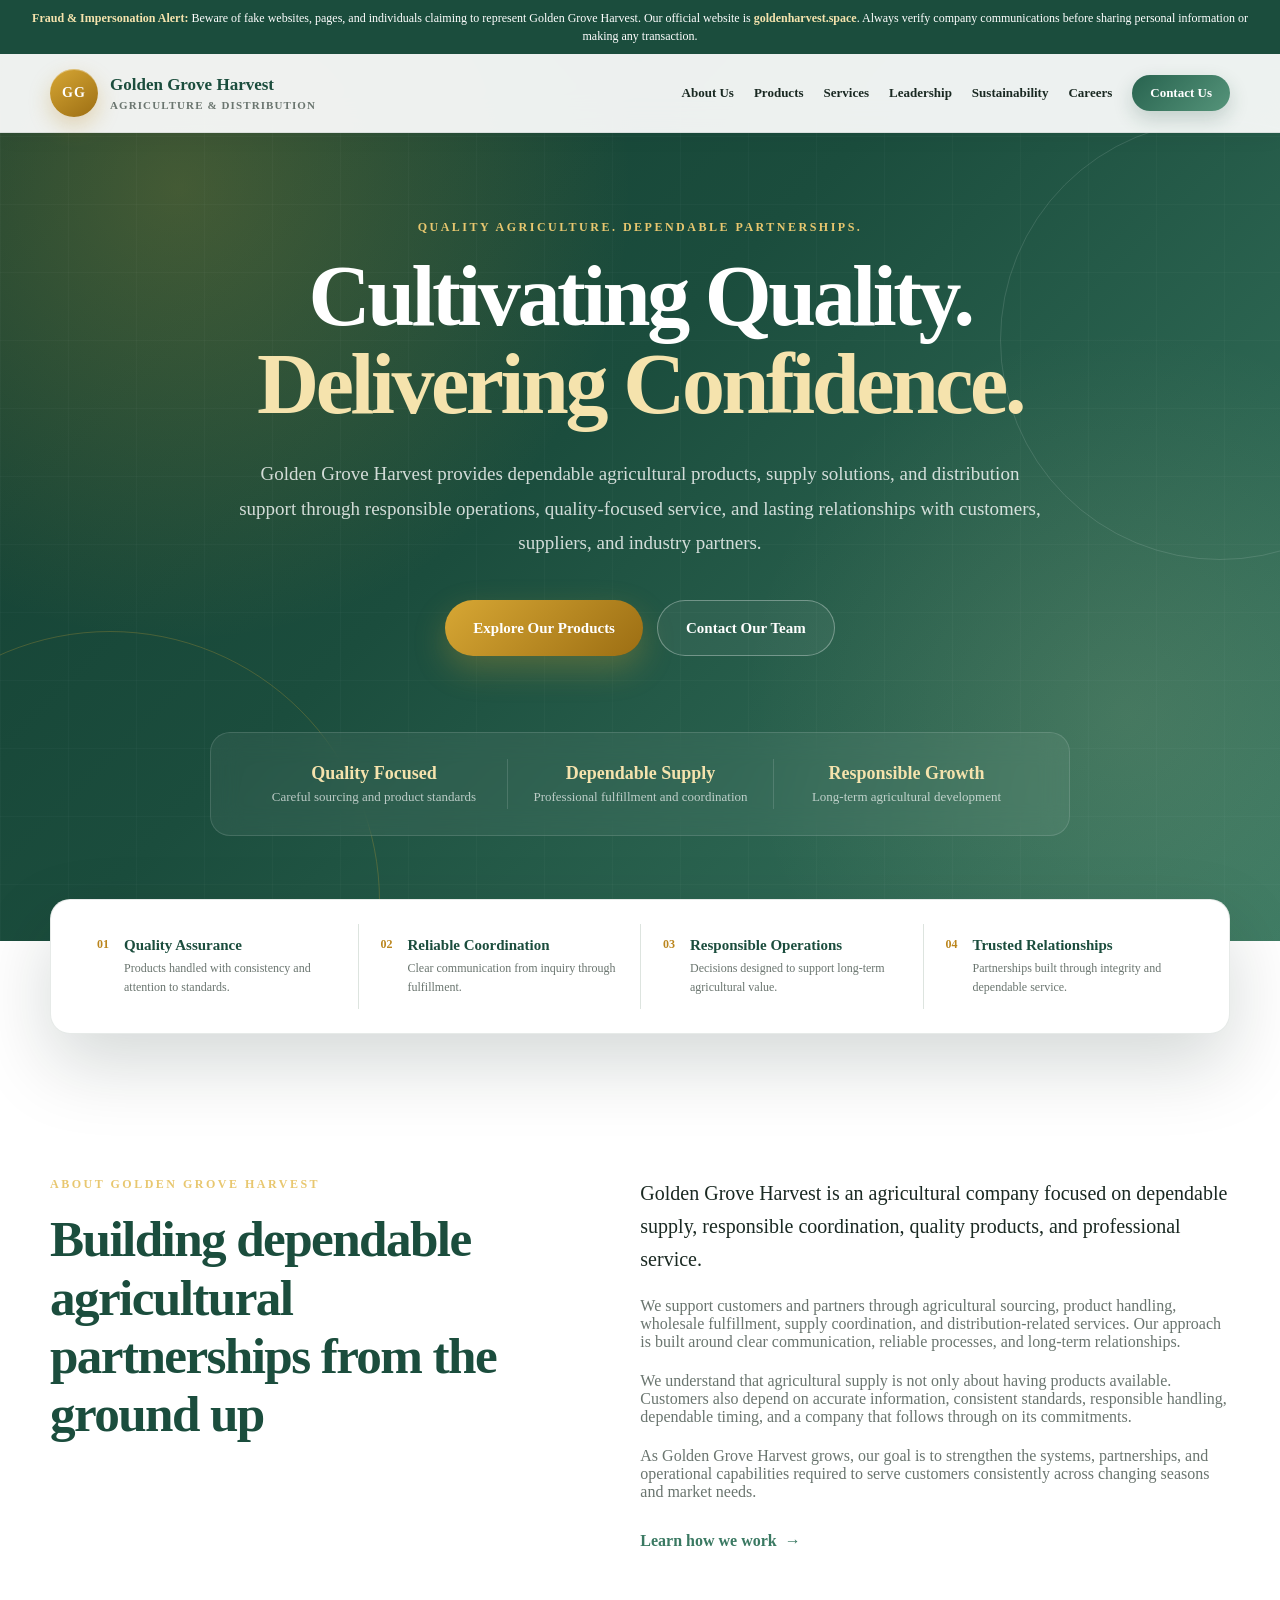
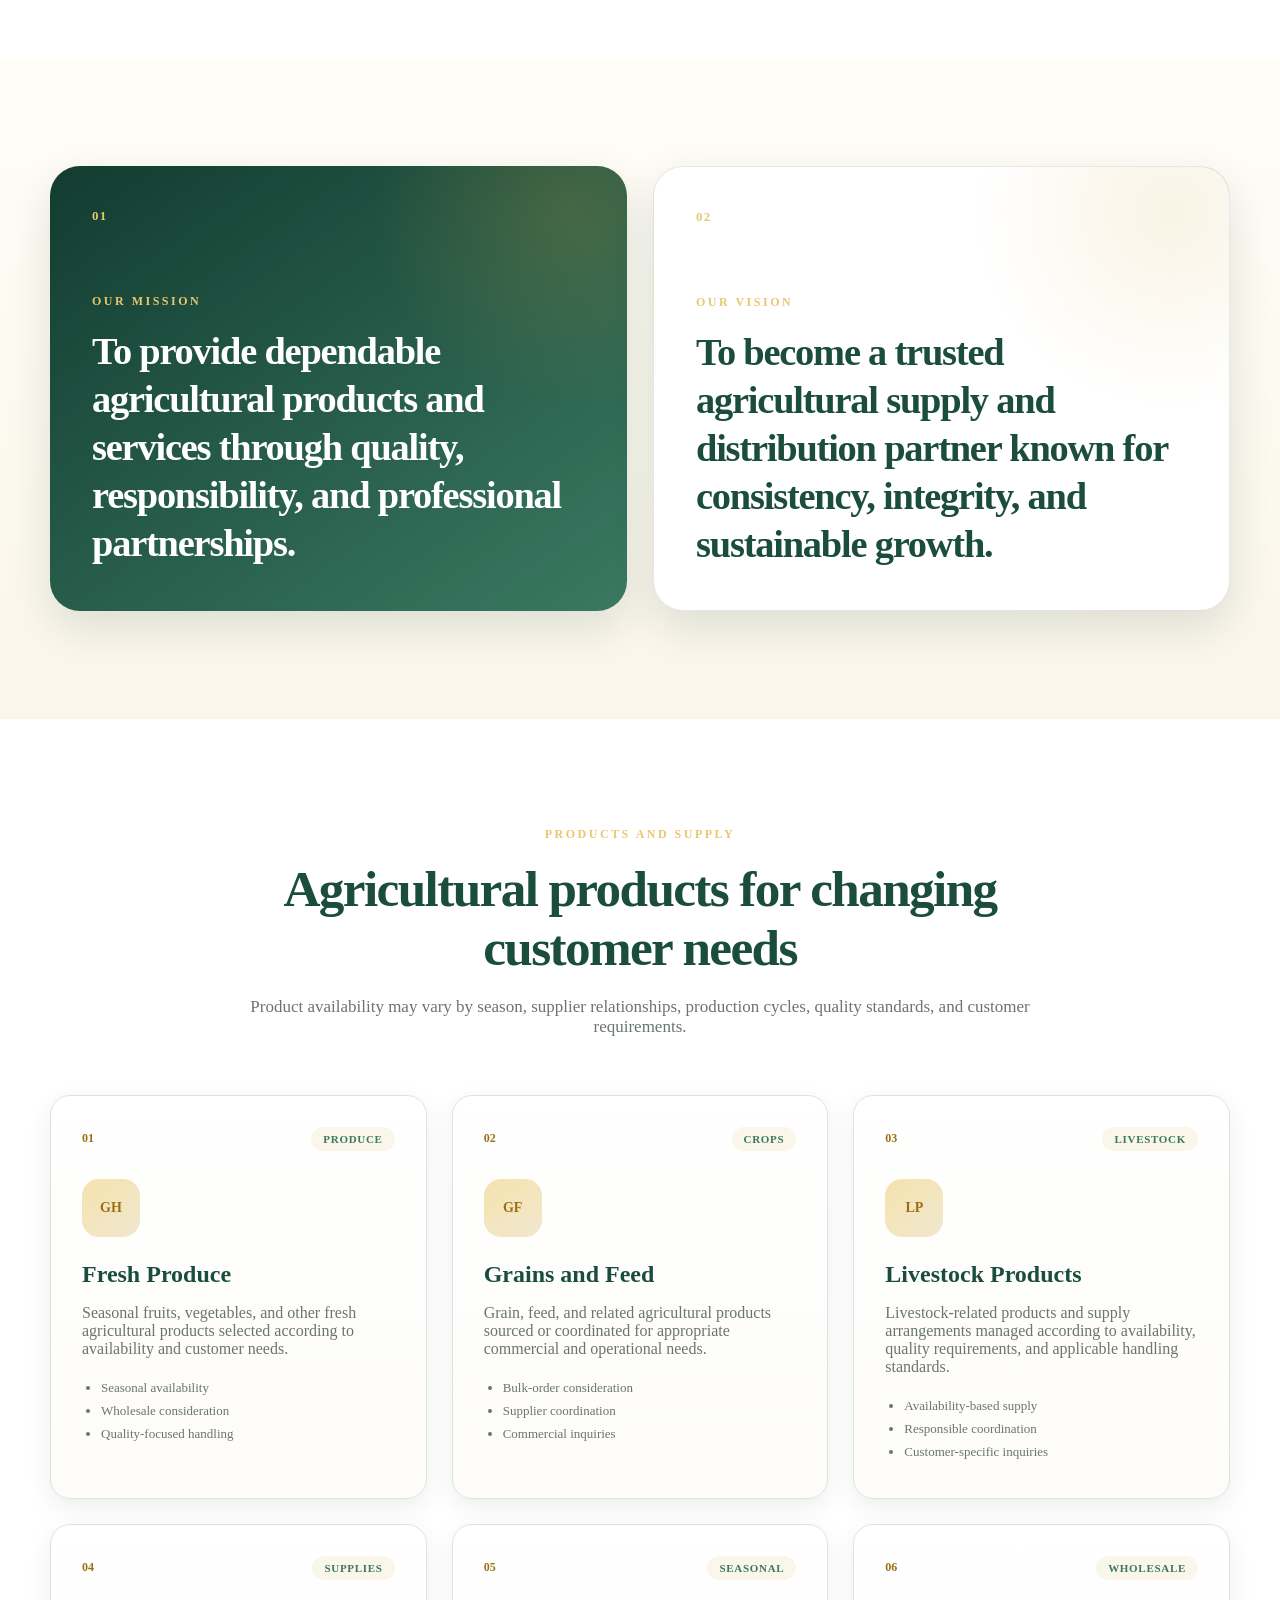
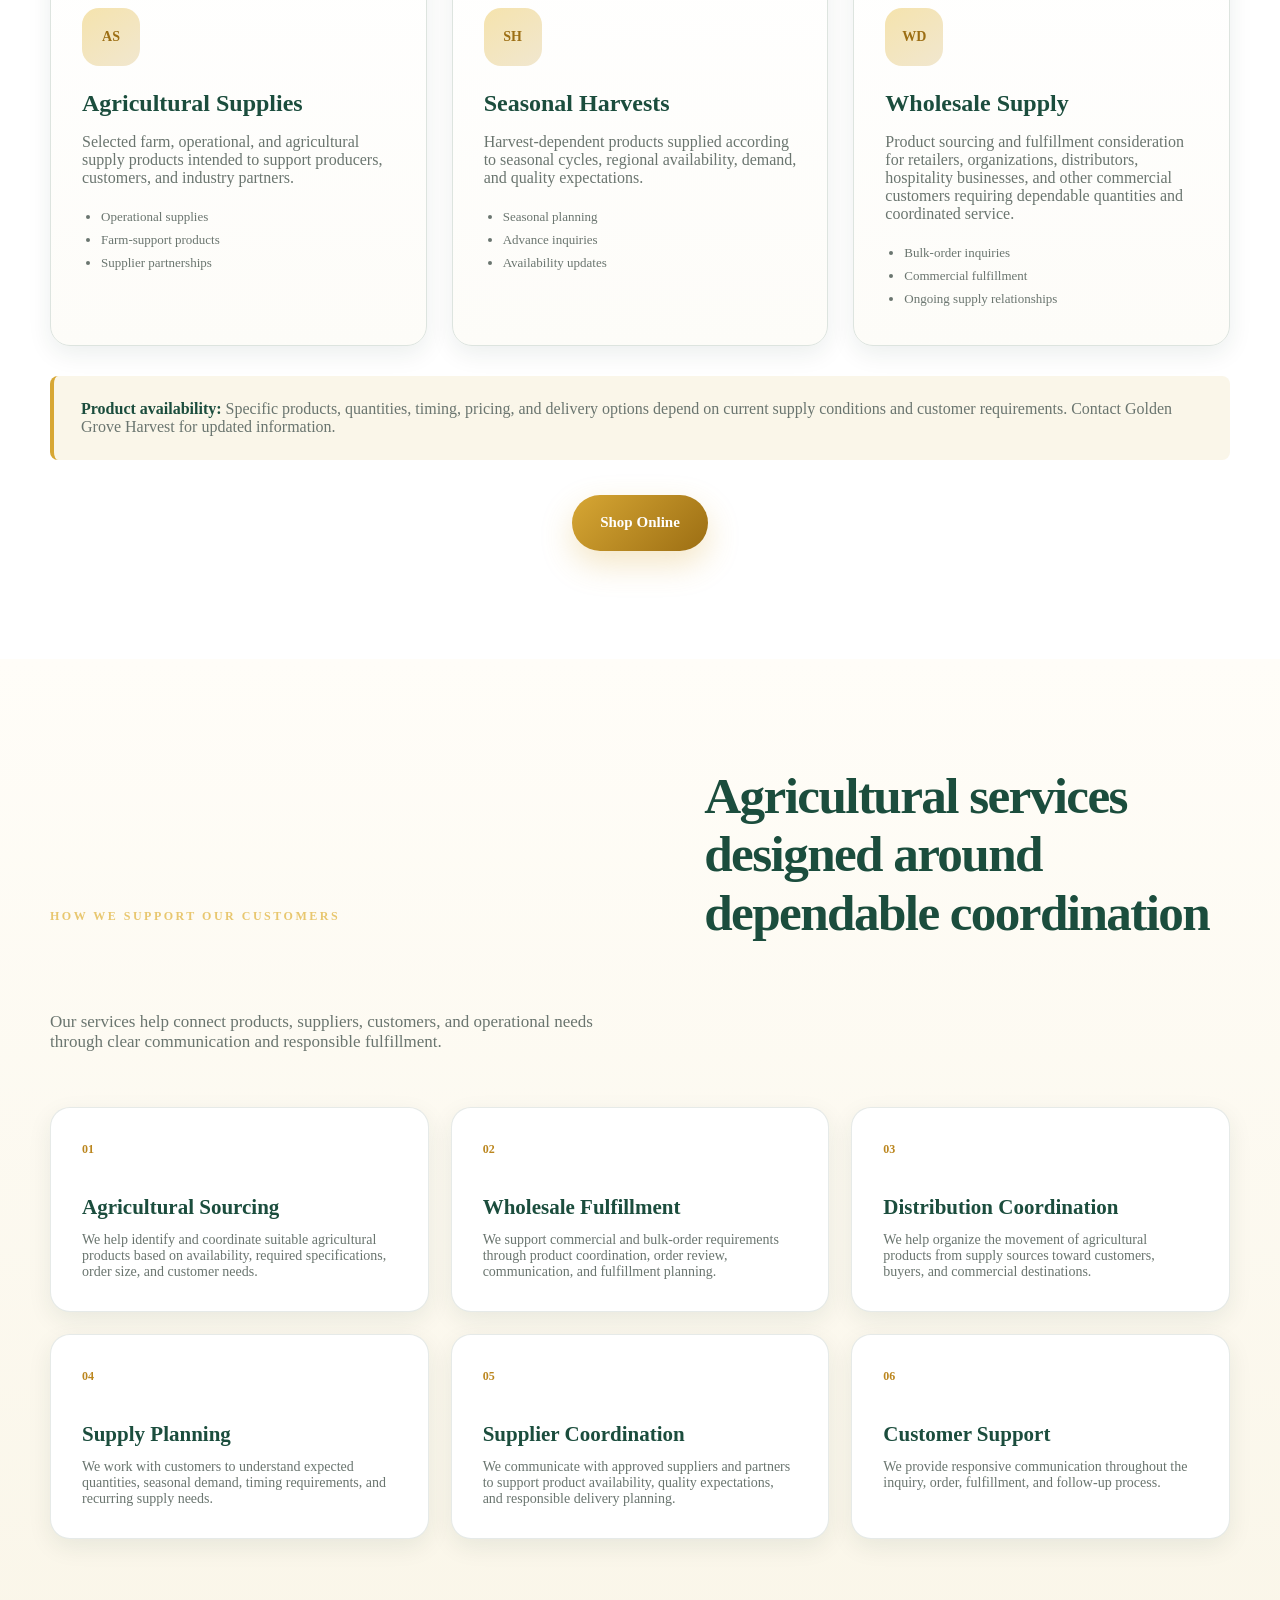
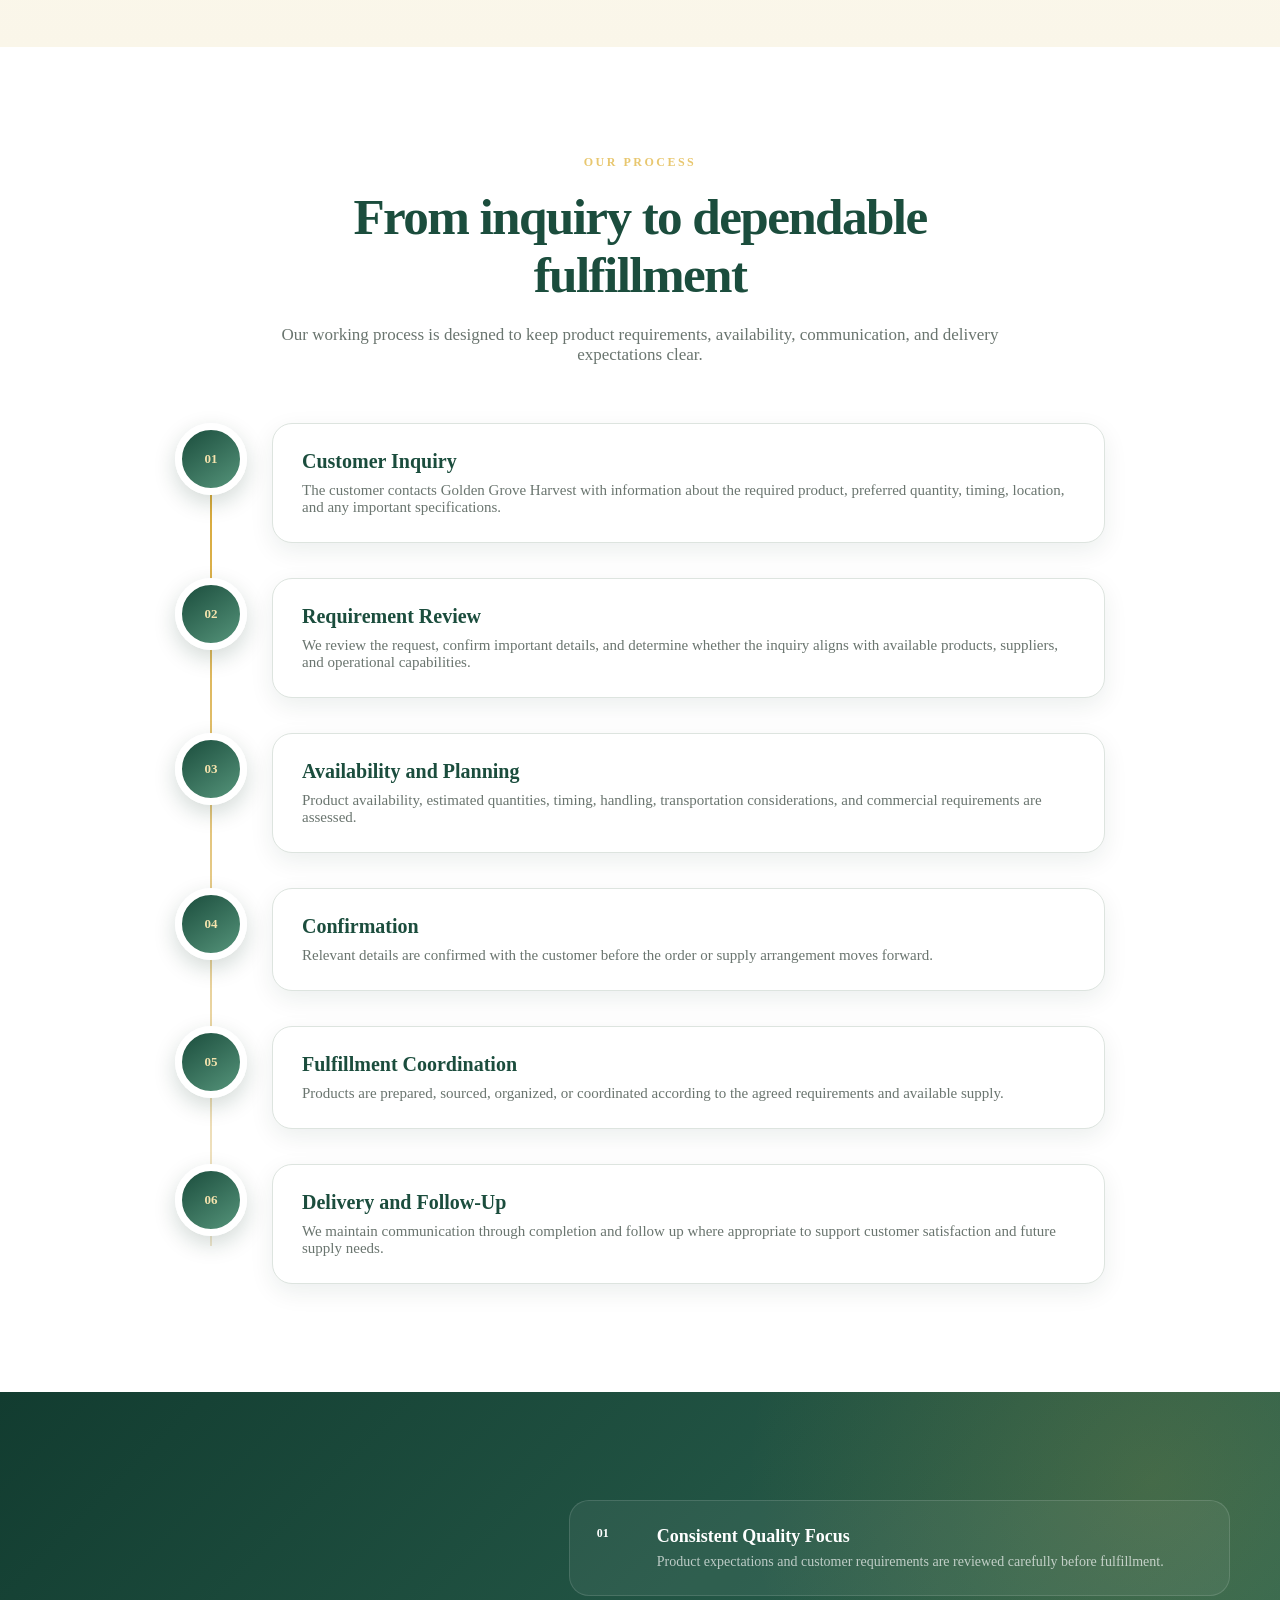
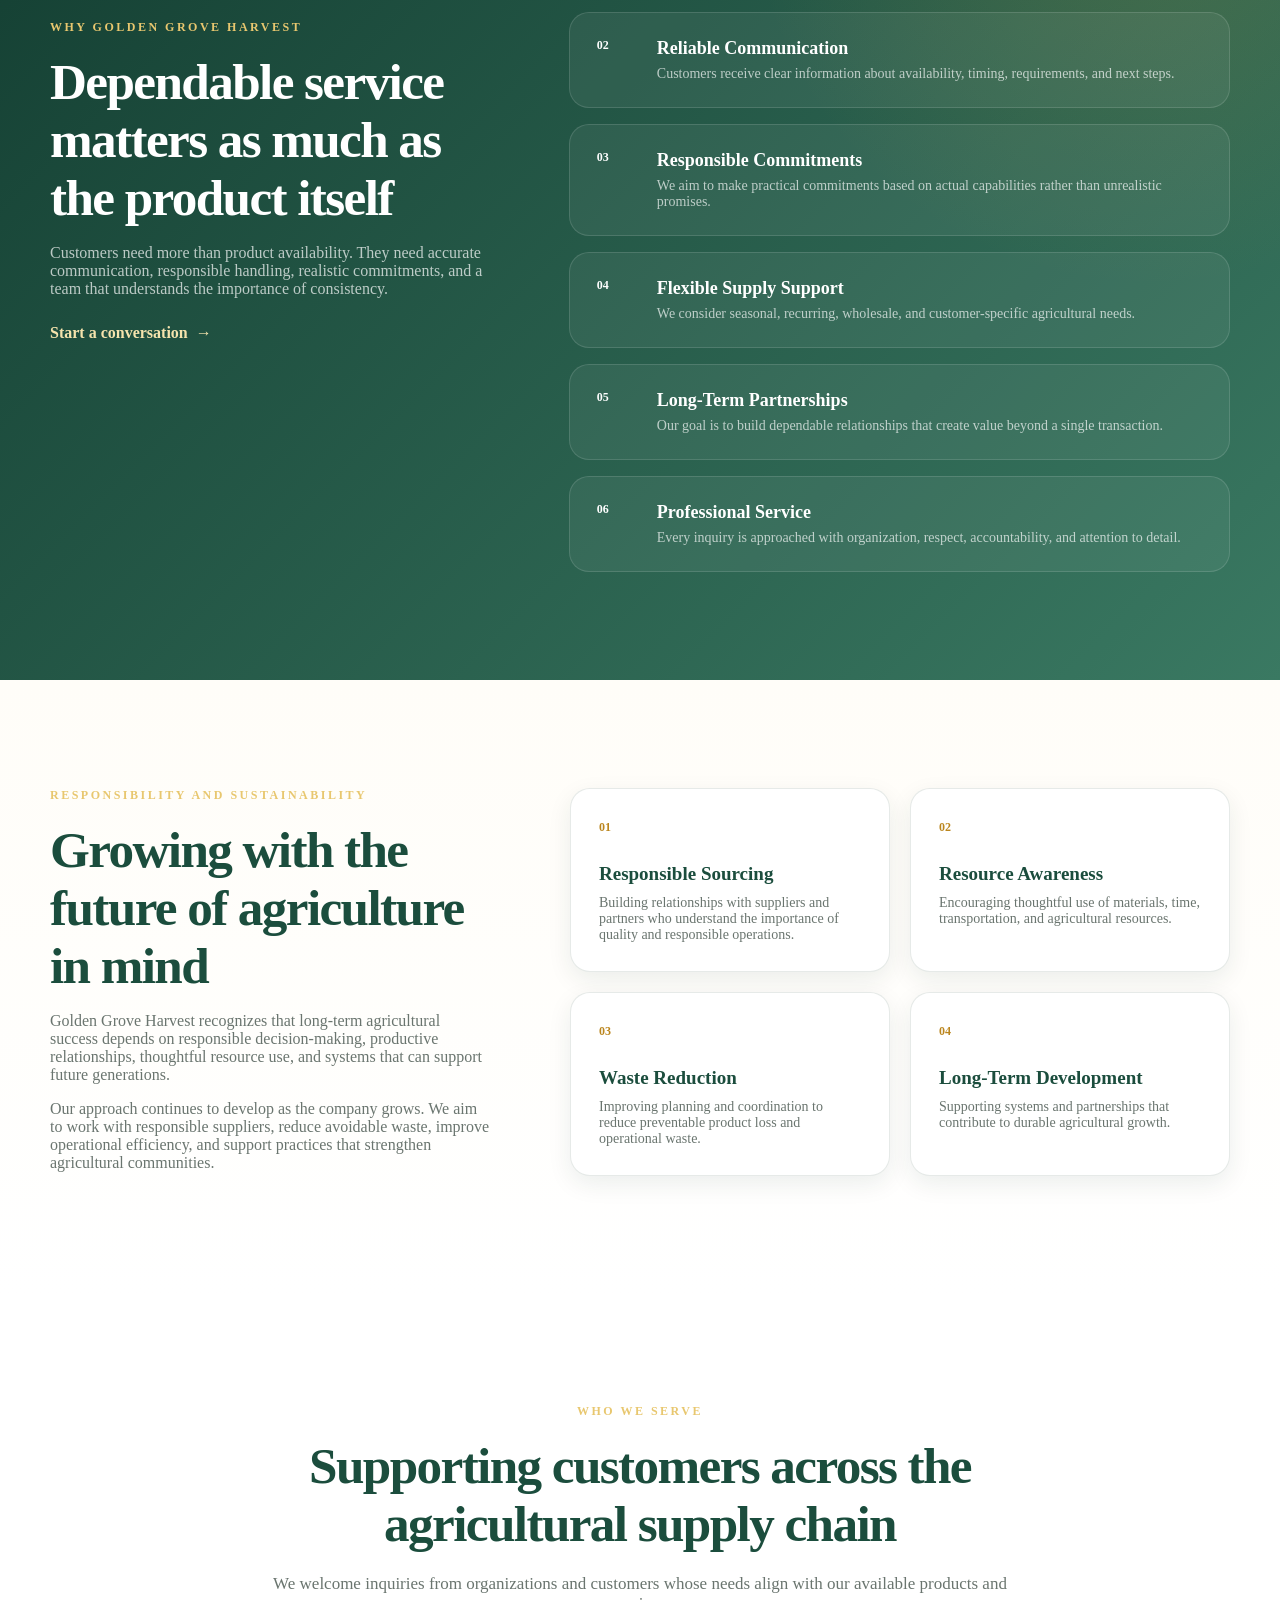
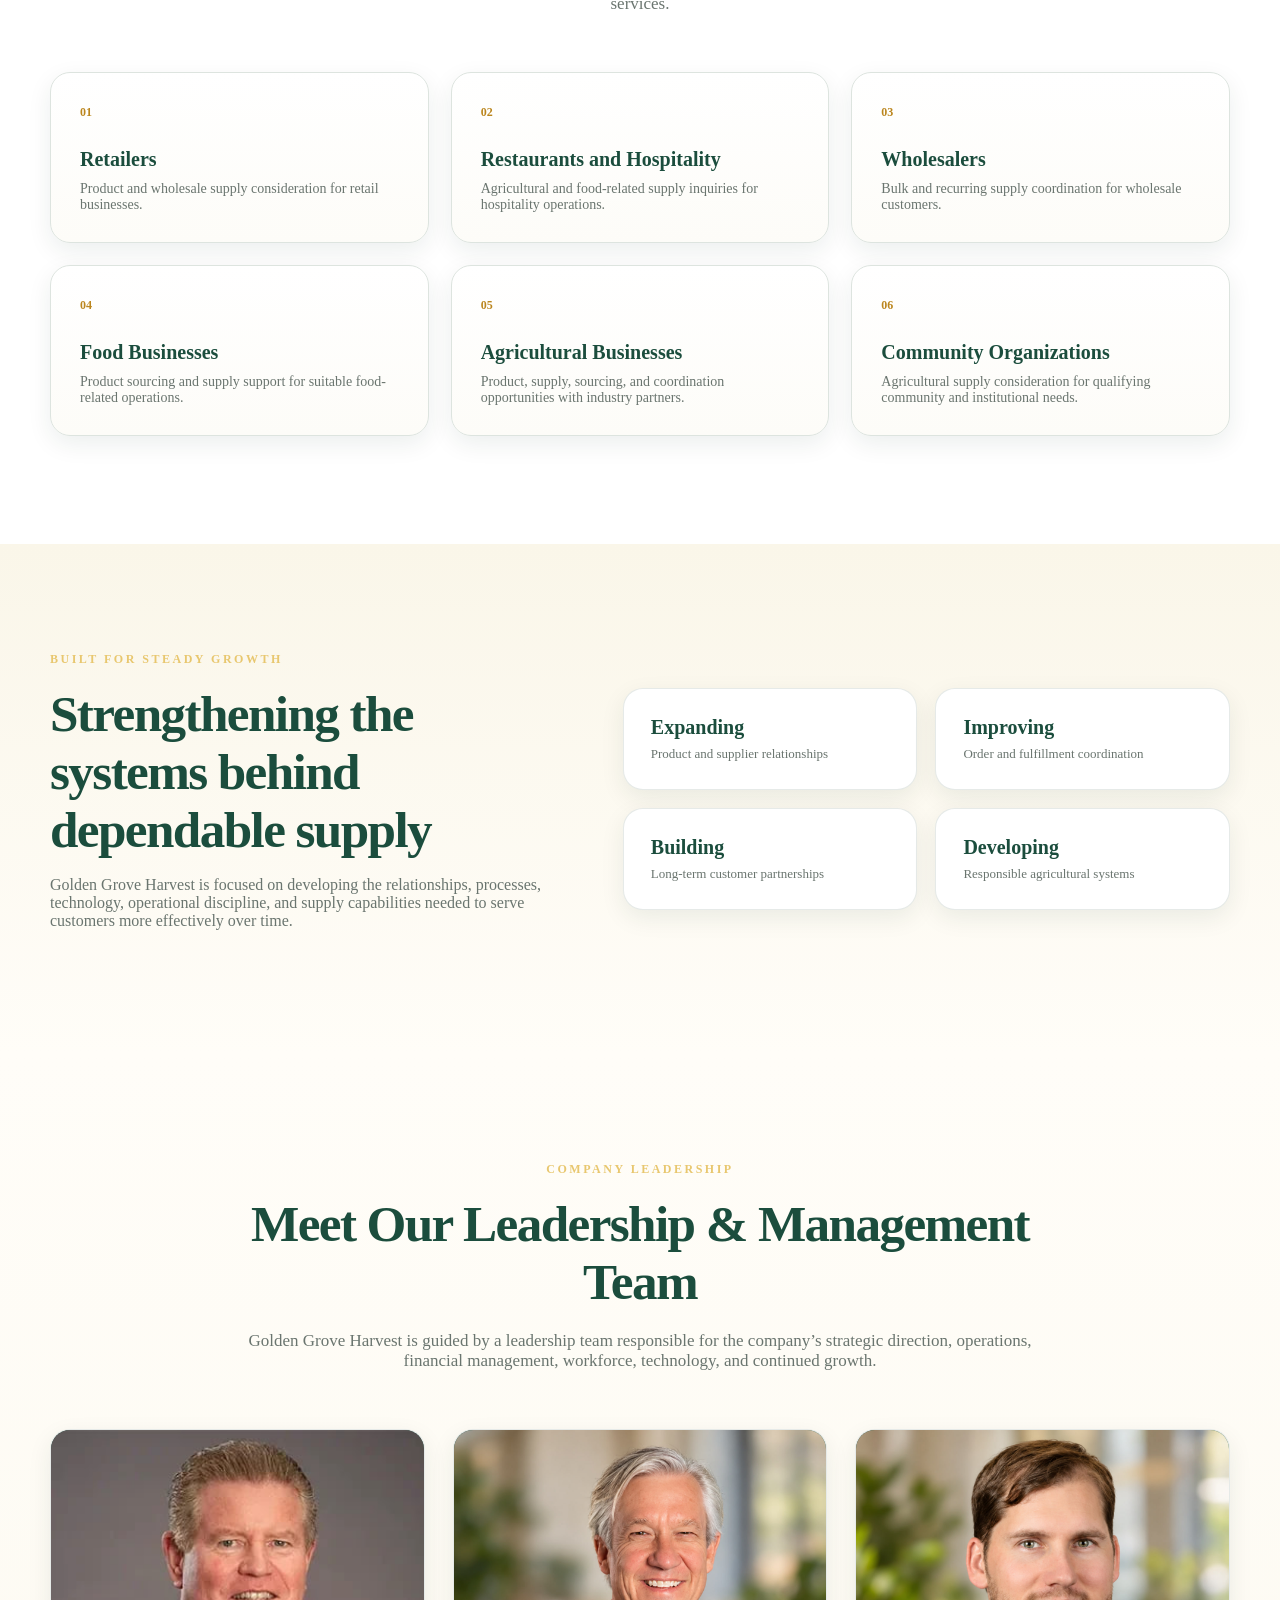
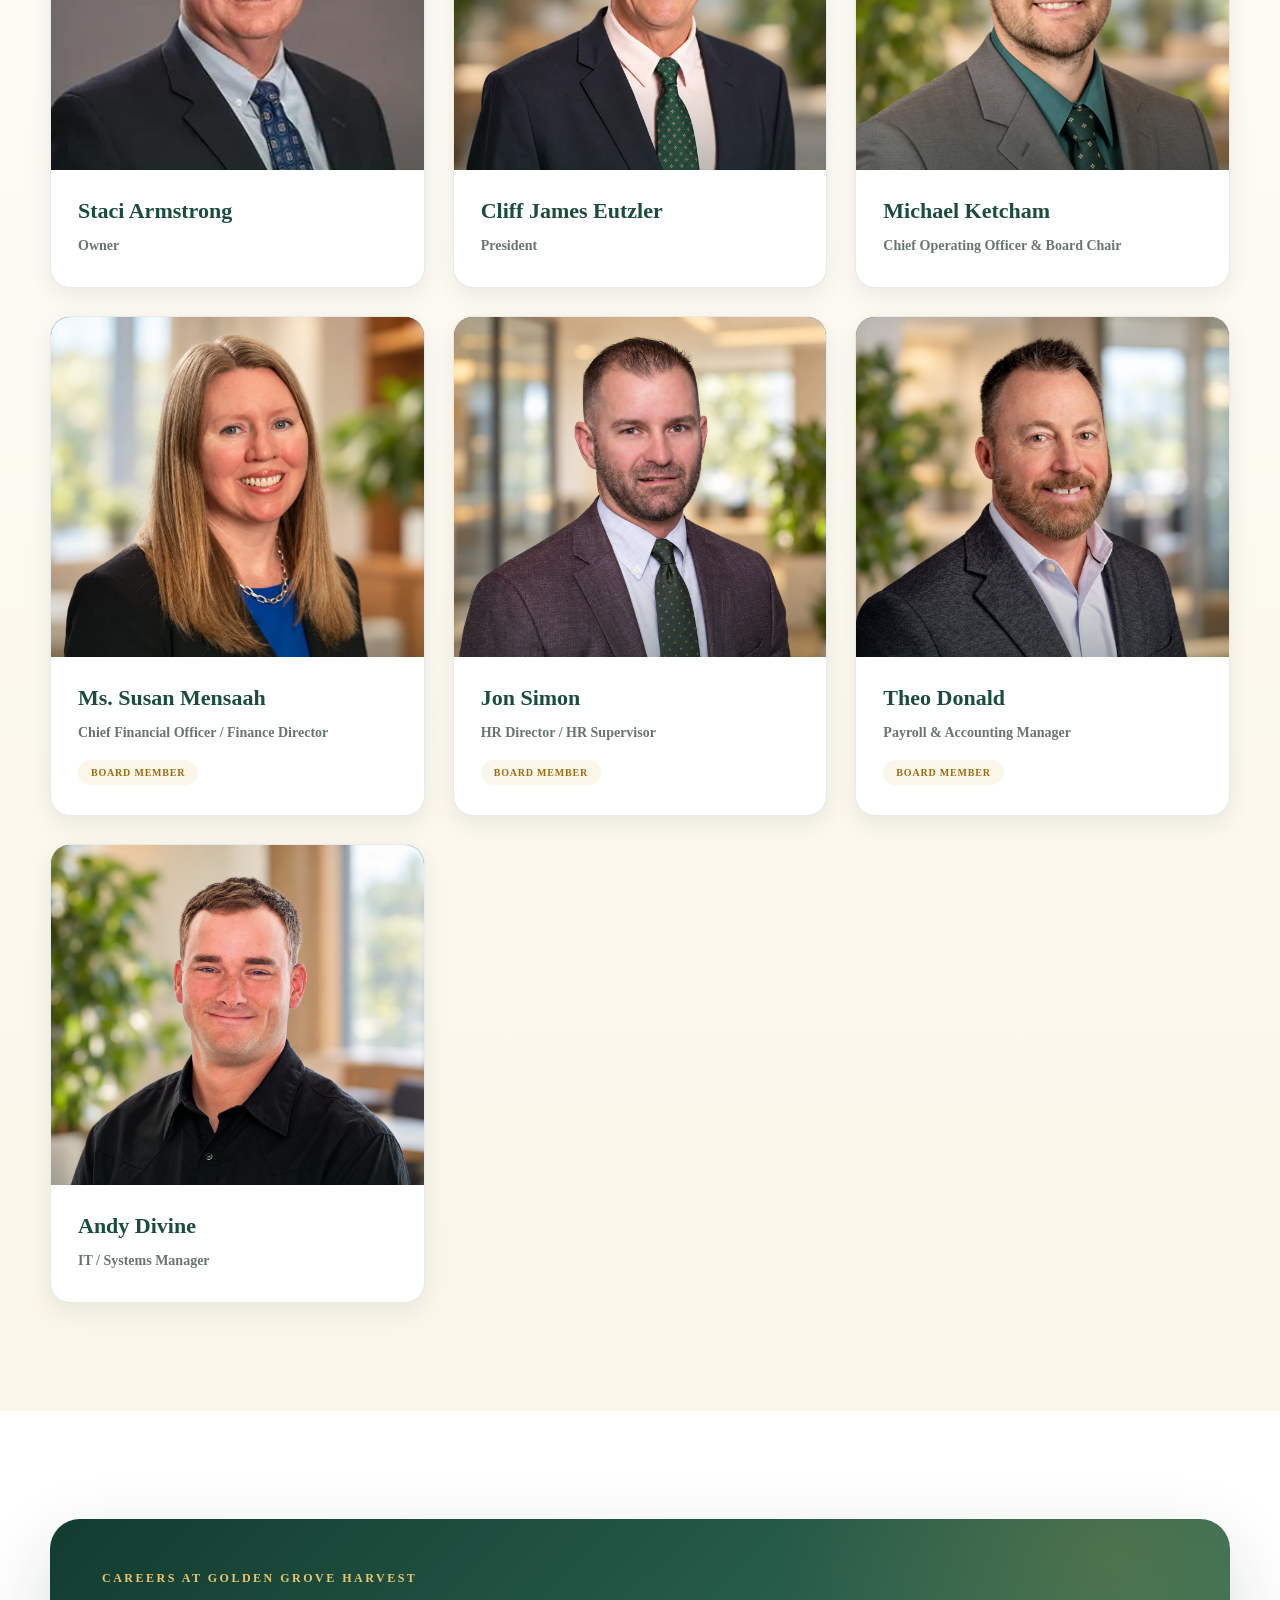
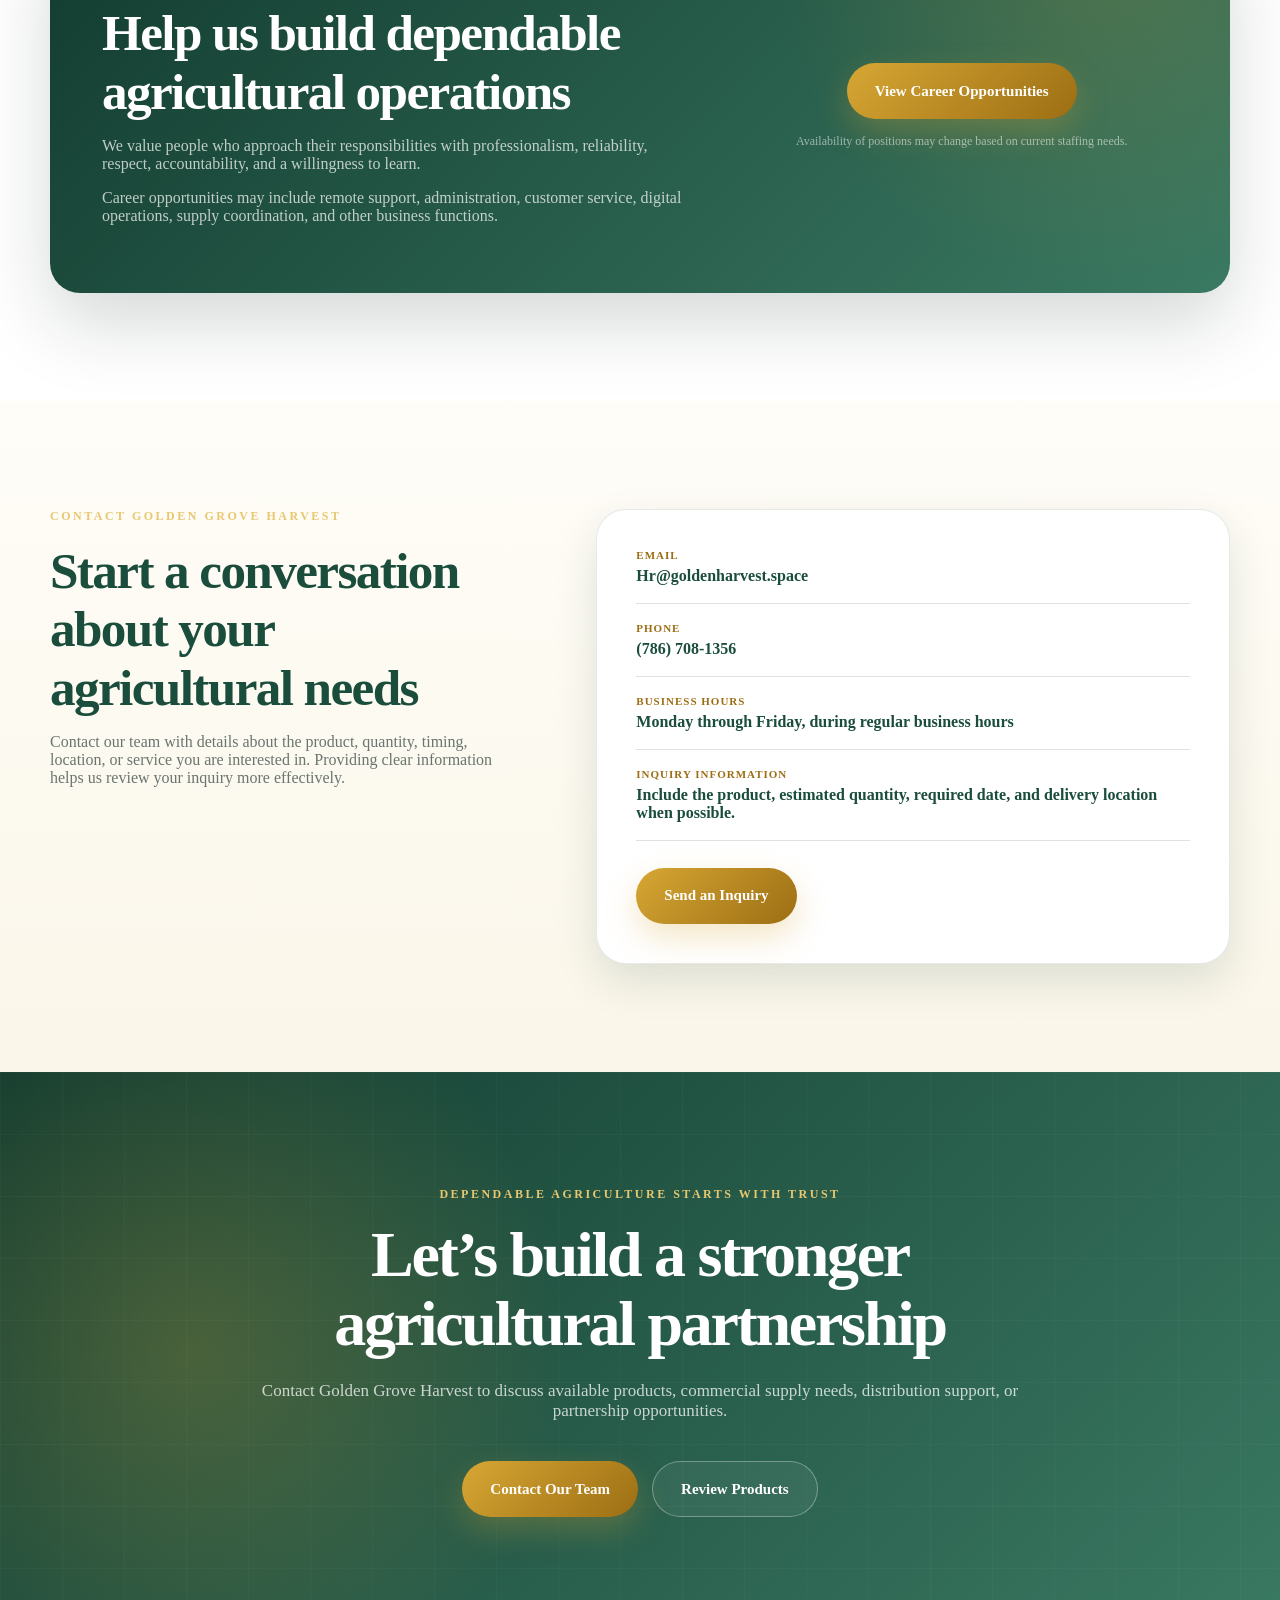
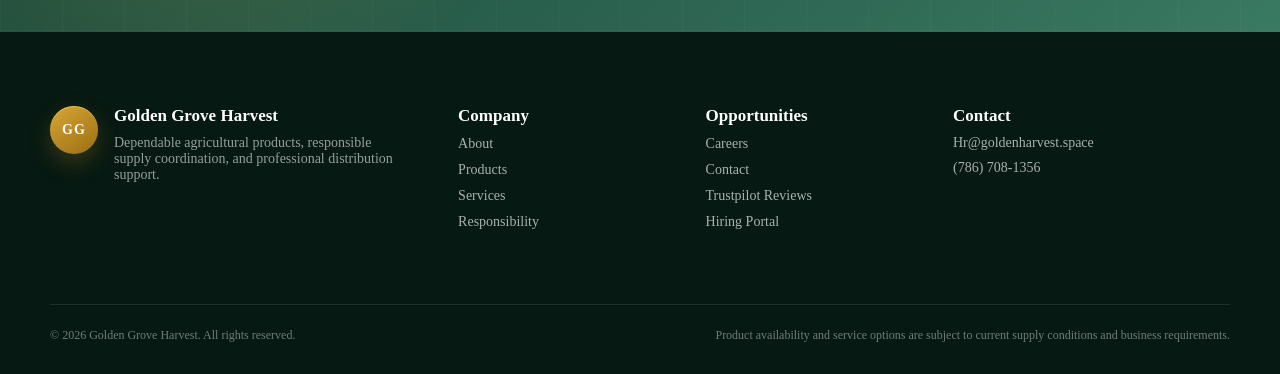
<file: index.html>
<!DOCTYPE html>
<html lang="en">
<head>
  <meta charset="UTF-8" />

  <meta
    name="viewport"
    content="width=device-width, initial-scale=1.0"
  />

  <meta
    name="description"
    content="Golden Grove Harvest provides dependable agricultural products, supply solutions, wholesale fulfillment, and distribution services through responsible operations and lasting partnerships."
  />

  <title>Golden Grove Harvest | Agricultural Supply & Distribution</title>

  <!-- Social Media Link Preview -->
<meta property="og:type" content="website" />

<meta
  property="og:title"
  content="Golden Grove Harvest | Agricultural Supply & Distribution"
/>

<meta
  property="og:description"
  content="Dependable agricultural products, responsible supply coordination, and professional distribution support."
/>

<meta
  property="og:url"
  content="https://www.goldenharvest.space/"
/>

<meta
  property="og:image"
  content="https://www.goldenharvest.space/images/social-preview.png"
/>

<meta
  property="og:image:type"
  content="image/png"
/>

<meta
  property="og:image:alt"
  content="Golden Grove Harvest | Agricultural Supply & Distribution"
/>

<meta name="twitter:card" content="summary_large_image" />

<meta
  name="twitter:title"
  content="Golden Grove Harvest | Agricultural Supply & Distribution"
/>

<meta
  name="twitter:description"
  content="Dependable agricultural products, responsible supply coordination, and professional distribution support."
/>

<meta
  name="twitter:image"
  content="https://www.goldenharvest.space/images/social-preview.png"
/>

  <link rel="stylesheet" href="global.css" />
</head>

<body>

  <!-- Navigation -->
  <nav class="top-nav" aria-label="Main navigation">

     <div class="security-notice">
      <strong>Fraud &amp; Impersonation Alert:</strong>
      Beware of fake websites, pages, and individuals claiming to represent
      Golden Grove Harvest. Our official website is
      <strong>goldenharvest.space</strong>. Always verify company communications
      before sharing personal information or making any transaction.
    </div>
    
    <div class="nav-container">

      <a class="nav-brand" href="#home">
        <span class="brand-mark">GG</span>

        <span class="brand-text">
          <strong>Golden Grove Harvest</strong>
          <small>Agriculture & Distribution</small>
        </span>
      </a>

      <button
        class="menu-toggle"
        type="button"
        aria-label="Open navigation menu"
        aria-expanded="false"
      >
        ☰
      </button>

      <div class="nav-links">
  <a href="about.html">About Us</a>
  <a href="products.html">Products</a>
  <a href="services.html">Services</a>
  <a href="leadership.html">Leadership</a>
  <a href="sustainability.html">Sustainability</a>
  <a href="careers.html">Careers</a>

  <a href="contact.html" class="nav-contact-btn">
    Contact Us
  </a>
</div>

    </div>
  </nav>


  <!-- Hero -->
  <header id="home" class="hero">
    <div class="hero-overlay"></div>

    <div class="hero-content">

      <p class="eyebrow">
        Quality agriculture. Dependable partnerships.
      </p>

      <h1>
        Cultivating Quality.
        <span>Delivering Confidence.</span>
      </h1>

      <p class="hero-description">
        Golden Grove Harvest provides dependable agricultural products,
        supply solutions, and distribution support through responsible
        operations, quality-focused service, and lasting relationships with
        customers, suppliers, and industry partners.
      </p>

      <div class="hero-actions">

        <a href="#products" class="primary-btn">
          Explore Our Products
        </a>

        <a href="#contact" class="secondary-btn">
          Contact Our Team
        </a>

      </div>

      <div class="hero-highlights">

        <div>
          <strong>Quality Focused</strong>
          <span>Careful sourcing and product standards</span>
        </div>

        <div>
          <strong>Dependable Supply</strong>
          <span>Professional fulfillment and coordination</span>
        </div>

        <div>
          <strong>Responsible Growth</strong>
          <span>Long-term agricultural development</span>
        </div>

      </div>

    </div>
  </header>


  <main>

    <!-- Trust Strip -->
    <section class="trust-strip">
      <div class="section-container trust-grid">

        <article class="trust-item">
          <span>01</span>

          <div>
            <strong>Quality Assurance</strong>
            <p>Products handled with consistency and attention to standards.</p>
          </div>
        </article>

        <article class="trust-item">
          <span>02</span>

          <div>
            <strong>Reliable Coordination</strong>
            <p>Clear communication from inquiry through fulfillment.</p>
          </div>
        </article>

        <article class="trust-item">
          <span>03</span>

          <div>
            <strong>Responsible Operations</strong>
            <p>Decisions designed to support long-term agricultural value.</p>
          </div>
        </article>

        <article class="trust-item">
          <span>04</span>

          <div>
            <strong>Trusted Relationships</strong>
            <p>Partnerships built through integrity and dependable service.</p>
          </div>
        </article>

      </div>
    </section>


    <!-- About -->
    <section id="about" class="section about-section">
      <div class="section-container about-grid">

        <div class="section-heading">
          <p class="section-label">About Golden Grove Harvest</p>

          <h2>
            Building dependable agricultural partnerships from the ground up
          </h2>
        </div>

        <div class="about-content">
          <p class="lead-text">
            Golden Grove Harvest is an agricultural company focused on
            dependable supply, responsible coordination, quality products,
            and professional service.
          </p>

          <p>
            We support customers and partners through agricultural sourcing,
            product handling, wholesale fulfillment, supply coordination, and
            distribution-related services. Our approach is built around clear
            communication, reliable processes, and long-term relationships.
          </p>

          <p>
            We understand that agricultural supply is not only about having
            products available. Customers also depend on accurate information,
            consistent standards, responsible handling, dependable timing, and
            a company that follows through on its commitments.
          </p>

          <p>
            As Golden Grove Harvest grows, our goal is to strengthen the
            systems, partnerships, and operational capabilities required to
            serve customers consistently across changing seasons and market
            needs.
          </p>

          <a href="#services" class="text-link">
            Learn how we work
            <span>→</span>
          </a>
        </div>

      </div>
    </section>


    <!-- Mission and Vision -->
    <section class="section mission-section">
      <div class="section-container mission-grid">

        <article class="mission-card">
          <p class="card-number">01</p>
          <p class="section-label">Our mission</p>

          <h2>
            To provide dependable agricultural products and services through
            quality, responsibility, and professional partnerships.
          </h2>
        </article>

        <article class="vision-card">
          <p class="card-number">02</p>
          <p class="section-label">Our vision</p>

          <h2>
            To become a trusted agricultural supply and distribution partner
            known for consistency, integrity, and sustainable growth.
          </h2>
        </article>

      </div>
    </section>


    <!-- Products -->
    <section id="products" class="section products-section">
      <div class="section-container">

        <div class="center-heading">
          <p class="section-label">Products and supply</p>

          <h2>Agricultural products for changing customer needs</h2>

          <p>
            Product availability may vary by season, supplier relationships,
            production cycles, quality standards, and customer requirements.
          </p>
        </div>

        <div class="products-grid">

          <article class="product-card">
            <div class="product-top">
              <span class="product-number">01</span>
              <span class="product-category">Produce</span>
            </div>

            <div class="product-icon">GH</div>

            <h3>Fresh Produce</h3>

            <p>
              Seasonal fruits, vegetables, and other fresh agricultural
              products selected according to availability and customer needs.
            </p>

            <ul>
              <li>Seasonal availability</li>
              <li>Wholesale consideration</li>
              <li>Quality-focused handling</li>
            </ul>
          </article>


          <article class="product-card">
            <div class="product-top">
              <span class="product-number">02</span>
              <span class="product-category">Crops</span>
            </div>

            <div class="product-icon">GF</div>

            <h3>Grains and Feed</h3>

            <p>
              Grain, feed, and related agricultural products sourced or
              coordinated for appropriate commercial and operational needs.
            </p>

            <ul>
              <li>Bulk-order consideration</li>
              <li>Supplier coordination</li>
              <li>Commercial inquiries</li>
            </ul>
          </article>


          <article class="product-card">
            <div class="product-top">
              <span class="product-number">03</span>
              <span class="product-category">Livestock</span>
            </div>

            <div class="product-icon">LP</div>

            <h3>Livestock Products</h3>

            <p>
              Livestock-related products and supply arrangements managed
              according to availability, quality requirements, and applicable
              handling standards.
            </p>

            <ul>
              <li>Availability-based supply</li>
              <li>Responsible coordination</li>
              <li>Customer-specific inquiries</li>
            </ul>
          </article>


          <article class="product-card">
            <div class="product-top">
              <span class="product-number">04</span>
              <span class="product-category">Supplies</span>
            </div>

            <div class="product-icon">AS</div>

            <h3>Agricultural Supplies</h3>

            <p>
              Selected farm, operational, and agricultural supply products
              intended to support producers, customers, and industry partners.
            </p>

            <ul>
              <li>Operational supplies</li>
              <li>Farm-support products</li>
              <li>Supplier partnerships</li>
            </ul>
          </article>


          <article class="product-card">
            <div class="product-top">
              <span class="product-number">05</span>
              <span class="product-category">Seasonal</span>
            </div>

            <div class="product-icon">SH</div>

            <h3>Seasonal Harvests</h3>

            <p>
              Harvest-dependent products supplied according to seasonal
              cycles, regional availability, demand, and quality expectations.
            </p>

            <ul>
              <li>Seasonal planning</li>
              <li>Advance inquiries</li>
              <li>Availability updates</li>
            </ul>
          </article>


          <article class="product-card">
            <div class="product-top">
              <span class="product-number">06</span>
              <span class="product-category">Wholesale</span>
            </div>

            <div class="product-icon">WD</div>

            <h3>Wholesale Supply</h3>

            <p>
              Product sourcing and fulfillment consideration for retailers,
              organizations, distributors, hospitality businesses, and other
              commercial customers requiring dependable quantities and coordinated service.
            </p>

            <ul>
              <li>Bulk-order inquiries</li>
              <li>Commercial fulfillment</li>
              <li>Ongoing supply relationships</li>
            </ul>
          </article>

        </div>

        <div class="products-note">
          <strong>Product availability:</strong>
          Specific products, quantities, timing, pricing, and delivery options
          depend on current supply conditions and customer requirements.
          Contact Golden Grove Harvest for updated information.
        </div>

        <div class="shop-action">
  <a
    href="https://shop.goldenharvest.space/"
    class="primary-btn"
    target="_blank"
    rel="noopener noreferrer"
  >
    Shop Online
  </a>
</div>

      </div>
    </section>


    <!-- Services -->
    <section id="services" class="section services-section">
      <div class="section-container">

        <div class="section-heading services-heading">
          <p class="section-label">How we support our customers</p>

          <h2>
            Agricultural services designed around dependable coordination
          </h2>

          <p>
            Our services help connect products, suppliers, customers, and
            operational needs through clear communication and responsible
            fulfillment.
          </p>
        </div>

        <div class="services-grid">

          <article class="service-card">
            <span class="service-number">01</span>

            <h3>Agricultural Sourcing</h3>

            <p>
              We help identify and coordinate suitable agricultural products
              based on availability, required specifications, order size, and
              customer needs.
            </p>
          </article>


          <article class="service-card">
            <span class="service-number">02</span>

            <h3>Wholesale Fulfillment</h3>

            <p>
              We support commercial and bulk-order requirements through product
              coordination, order review, communication, and fulfillment
              planning.
            </p>
          </article>


          <article class="service-card">
            <span class="service-number">03</span>

            <h3>Distribution Coordination</h3>

            <p>
              We help organize the movement of agricultural products from
              supply sources toward customers, buyers, and commercial
              destinations.
            </p>
          </article>


          <article class="service-card">
            <span class="service-number">04</span>

            <h3>Supply Planning</h3>

            <p>
              We work with customers to understand expected quantities,
              seasonal demand, timing requirements, and recurring supply needs.
            </p>
          </article>


          <article class="service-card">
            <span class="service-number">05</span>

            <h3>Supplier Coordination</h3>

            <p>
              We communicate with approved suppliers and partners to support
              product availability, quality expectations, and responsible
              delivery planning.
            </p>
          </article>


          <article class="service-card">
            <span class="service-number">06</span>

            <h3>Customer Support</h3>

            <p>
              We provide responsive communication throughout the inquiry,
              order, fulfillment, and follow-up process.
            </p>
          </article>

        </div>

      </div>
    </section>


    <!-- How We Work -->
    <section class="section process-section">
      <div class="section-container">

        <div class="center-heading">
          <p class="section-label">Our process</p>

          <h2>From inquiry to dependable fulfillment</h2>

          <p>
            Our working process is designed to keep product requirements,
            availability, communication, and delivery expectations clear.
          </p>
        </div>

        <div class="process-list">

          <article class="process-step">
            <span>01</span>

            <div>
              <h3>Customer Inquiry</h3>

              <p>
                The customer contacts Golden Grove Harvest with information
                about the required product, preferred quantity, timing,
                location, and any important specifications.
              </p>
            </div>
          </article>


          <article class="process-step">
            <span>02</span>

            <div>
              <h3>Requirement Review</h3>

              <p>
                We review the request, confirm important details, and determine
                whether the inquiry aligns with available products, suppliers,
                and operational capabilities.
              </p>
            </div>
          </article>


          <article class="process-step">
            <span>03</span>

            <div>
              <h3>Availability and Planning</h3>

              <p>
                Product availability, estimated quantities, timing, handling,
                transportation considerations, and commercial requirements are
                assessed.
              </p>
            </div>
          </article>


          <article class="process-step">
            <span>04</span>

            <div>
              <h3>Confirmation</h3>

              <p>
                Relevant details are confirmed with the customer before the
                order or supply arrangement moves forward.
              </p>
            </div>
          </article>


          <article class="process-step">
            <span>05</span>

            <div>
              <h3>Fulfillment Coordination</h3>

              <p>
                Products are prepared, sourced, organized, or coordinated
                according to the agreed requirements and available supply.
              </p>
            </div>
          </article>


          <article class="process-step">
            <span>06</span>

            <div>
              <h3>Delivery and Follow-Up</h3>

              <p>
                We maintain communication through completion and follow up
                where appropriate to support customer satisfaction and future
                supply needs.
              </p>
            </div>
          </article>

        </div>

      </div>
    </section>


    <!-- Why Choose Us -->
    <section class="section why-section">
      <div class="section-container why-grid">

        <div class="why-intro">
          <p class="section-label">Why Golden Grove Harvest</p>

          <h2>
            Dependable service matters as much as the product itself
          </h2>

          <p>
            Customers need more than product availability. They need accurate
            communication, responsible handling, realistic commitments, and a
            team that understands the importance of consistency.
          </p>

          <a href="#contact" class="text-link light-text-link">
            Start a conversation
            <span>→</span>
          </a>
        </div>

        <div class="why-list">

          <article>
            <span>01</span>

            <div>
              <h3>Consistent Quality Focus</h3>

              <p>
                Product expectations and customer requirements are reviewed
                carefully before fulfillment.
              </p>
            </div>
          </article>


          <article>
            <span>02</span>

            <div>
              <h3>Reliable Communication</h3>

              <p>
                Customers receive clear information about availability,
                timing, requirements, and next steps.
              </p>
            </div>
          </article>


          <article>
            <span>03</span>

            <div>
              <h3>Responsible Commitments</h3>

              <p>
                We aim to make practical commitments based on actual
                capabilities rather than unrealistic promises.
              </p>
            </div>
          </article>


          <article>
            <span>04</span>

            <div>
              <h3>Flexible Supply Support</h3>

              <p>
                We consider seasonal, recurring, wholesale, and
                customer-specific agricultural needs.
              </p>
            </div>
          </article>


          <article>
            <span>05</span>

            <div>
              <h3>Long-Term Partnerships</h3>

              <p>
                Our goal is to build dependable relationships that create value
                beyond a single transaction.
              </p>
            </div>
          </article>


          <article>
            <span>06</span>

            <div>
              <h3>Professional Service</h3>

              <p>
                Every inquiry is approached with organization, respect,
                accountability, and attention to detail.
              </p>
            </div>
          </article>

        </div>

      </div>
    </section>


    <!-- Responsibility -->
    <section id="responsibility" class="section responsibility-section">
      <div class="section-container responsibility-grid">

        <div class="responsibility-content">
          <p class="section-label">Responsibility and sustainability</p>

          <h2>Growing with the future of agriculture in mind</h2>

          <p>
            Golden Grove Harvest recognizes that long-term agricultural
            success depends on responsible decision-making, productive
            relationships, thoughtful resource use, and systems that can
            support future generations.
          </p>

          <p>
            Our approach continues to develop as the company grows. We aim to
            work with responsible suppliers, reduce avoidable waste, improve
            operational efficiency, and support practices that strengthen
            agricultural communities.
          </p>
        </div>

        <div class="responsibility-cards">

          <article>
            <span>01</span>

            <h3>Responsible Sourcing</h3>

            <p>
              Building relationships with suppliers and partners who understand
              the importance of quality and responsible operations.
            </p>
          </article>


          <article>
            <span>02</span>

            <h3>Resource Awareness</h3>

            <p>
              Encouraging thoughtful use of materials, time, transportation,
              and agricultural resources.
            </p>
          </article>


          <article>
            <span>03</span>

            <h3>Waste Reduction</h3>

            <p>
              Improving planning and coordination to reduce preventable
              product loss and operational waste.
            </p>
          </article>


          <article>
            <span>04</span>

            <h3>Long-Term Development</h3>

            <p>
              Supporting systems and partnerships that contribute to durable
              agricultural growth.
            </p>
          </article>

        </div>

      </div>
    </section>


    <!-- Industries Served -->
    <section class="section industries-section">
      <div class="section-container">

        <div class="center-heading">
          <p class="section-label">Who we serve</p>

          <h2>Supporting customers across the agricultural supply chain</h2>

          <p>
            We welcome inquiries from organizations and customers whose needs
            align with our available products and services.
          </p>
        </div>

        <div class="industries-grid">

          <article class="industry-card">
            <span>01</span>
            <h3>Retailers</h3>
            <p>
              Product and wholesale supply consideration for retail
              businesses.
            </p>
          </article>


          <article class="industry-card">
            <span>02</span>
            <h3>Restaurants and Hospitality</h3>
            <p>
              Agricultural and food-related supply inquiries for hospitality
              operations.
            </p>
          </article>


          <article class="industry-card">
            <span>03</span>
            <h3>Wholesalers</h3>
            <p>
              Bulk and recurring supply coordination for wholesale customers.
            </p>
          </article>


          <article class="industry-card">
            <span>04</span>
            <h3>Food Businesses</h3>
            <p>
              Product sourcing and supply support for suitable food-related
              operations.
            </p>
          </article>


          <article class="industry-card">
            <span>05</span>
            <h3>Agricultural Businesses</h3>
            <p>
              Product, supply, sourcing, and coordination opportunities with
              industry partners.
            </p>
          </article>


          <article class="industry-card">
            <span>06</span>
            <h3>Community Organizations</h3>
            <p>
              Agricultural supply consideration for qualifying community and
              institutional needs.
            </p>
          </article>

        </div>

      </div>
    </section>


    <!-- Company Growth -->
    <section class="section growth-section">
      <div class="section-container growth-grid">

        <div>
          <p class="section-label">Built for steady growth</p>

          <h2>Strengthening the systems behind dependable supply</h2>

          <p>
            Golden Grove Harvest is focused on developing the relationships,
            processes, technology, operational discipline, and supply
            capabilities needed to serve customers more effectively over time.
          </p>
        </div>

        <div class="growth-points">

          <article>
            <strong>Expanding</strong>
            <span>Product and supplier relationships</span>
          </article>

          <article>
            <strong>Improving</strong>
            <span>Order and fulfillment coordination</span>
          </article>

          <article>
            <strong>Building</strong>
            <span>Long-term customer partnerships</span>
          </article>

          <article>
            <strong>Developing</strong>
            <span>Responsible agricultural systems</span>
          </article>

        </div>

      </div>
    </section>


    <!-- Leadership & Management -->
    <section id="leadership" class="section leadership-section">
      <div class="section-container">

        <div class="center-heading">
          <p class="section-label">Company Leadership</p>

          <h2>Meet Our Leadership & Management Team</h2>

          <p>
            Golden Grove Harvest is guided by a leadership team responsible
            for the company’s strategic direction, operations, financial
            management, workforce, technology, and continued growth.
          </p>
        </div>


        <div class="leadership-grid">

          <!-- Staci Armstrong -->
          <article class="leadership-card">
            <div class="leadership-photo">
              <img
                src="images/staci-armstrong.jpg"
                alt="Staci Armstrong"
                loading="lazy"
              />
            </div>

            <div class="leadership-info">
              <span class="leadership-number">01</span>
              <h3>Staci Armstrong</h3>
              <p class="leadership-position">Owner</p>
            </div>
          </article>


          <!-- Cliff James Eutzler -->
          <article class="leadership-card">
            <div class="leadership-photo">
              <img
                src="images/cliff-james-eutzler.jpg"
                alt="Cliff James Eutzler"
                loading="lazy"
              />
            </div>

            <div class="leadership-info">
              <span class="leadership-number">02</span>
              <h3>Cliff James Eutzler</h3>
              <p class="leadership-position">President</p>
            </div>
          </article>


          <!-- Michael Ketcham -->
          <article class="leadership-card">
            <div class="leadership-photo">
              <img
                src="images/michael-ketcham.jpg"
                alt="Michael Ketcham"
                loading="lazy"
              />
            </div>

            <div class="leadership-info">
              <span class="leadership-number">03</span>
              <h3>Michael Ketcham</h3>
              <p class="leadership-position">
                Chief Operating Officer &amp; Board Chair
              </p>
            </div>
          </article>


          <!-- Susan Mensaah -->
          <article class="leadership-card">
            <div class="leadership-photo">
              <img
                src="images/susan-mensaah.jpg"
                alt="Ms. Susan Mensaah"
                loading="lazy"
              />
            </div>

            <div class="leadership-info">
              <span class="leadership-number">04</span>
              <h3>Ms. Susan Mensaah</h3>
              <p class="leadership-position">
                Chief Financial Officer / Finance Director
              </p>
              <span class="board-badge">Board Member</span>
            </div>
          </article>


          <!-- Jon Simon -->
          <article class="leadership-card">
            <div class="leadership-photo">
              <img
                src="images/jon-simon.jpg"
                alt="Jon Simon"
                loading="lazy"
              />
            </div>

            <div class="leadership-info">
              <span class="leadership-number">05</span>
              <h3>Jon Simon</h3>
              <p class="leadership-position">
                HR Director / HR Supervisor
              </p>
              <span class="board-badge">Board Member</span>
            </div>
          </article>


          <!-- Theo Donald -->
          <article class="leadership-card">
            <div class="leadership-photo">
              <img
                src="images/theo-donald.jpg"
                alt="Theo Donald"
                loading="lazy"
              />
            </div>

            <div class="leadership-info">
              <span class="leadership-number">06</span>
              <h3>Theo Donald</h3>
              <p class="leadership-position">
                Payroll &amp; Accounting Manager
              </p>
              <span class="board-badge">Board Member</span>
            </div>
          </article>


          <!-- Andy Divine -->
          <article class="leadership-card">
            <div class="leadership-photo">
              <img
                src="images/andy-divine.jpg"
                alt="Andy Divine"
                loading="lazy"
              />
            </div>

            <div class="leadership-info">
              <span class="leadership-number">07</span>
              <h3>Andy Divine</h3>
              <p class="leadership-position">
                IT / Systems Manager
              </p>
            </div>
          </article>

        </div>

      </div>
    </section>

    <!-- Careers -->
    <section id="careers" class="section careers-section">
      <div class="section-container careers-card">

        <div class="careers-content">
          <p class="section-label">Careers at Golden Grove Harvest</p>

          <h2>Help us build dependable agricultural operations</h2>

          <p>
            We value people who approach their responsibilities with
            professionalism, reliability, respect, accountability, and a
            willingness to learn.
          </p>

          <p>
            Career opportunities may include remote support, administration,
            customer service, digital operations, supply coordination, and
            other business functions.
          </p>
        </div>

        <div class="careers-action">
          <a
            href="https://golden-1-harvest.vercel.app/"
            class="primary-btn"
            target="_blank"
            rel="noopener noreferrer"
          >
            View Career Opportunities
          </a>

          <small>
            Availability of positions may change based on current staffing
            needs.
          </small>
        </div>

      </div>
    </section>


    <!-- Contact -->
    <section id="contact" class="section contact-section">
      <div class="section-container contact-grid">

        <div class="contact-intro">
          <p class="section-label">Contact Golden Grove Harvest</p>

          <h2>Start a conversation about your agricultural needs</h2>

          <p>
            Contact our team with details about the product, quantity, timing,
            location, or service you are interested in. Providing clear
            information helps us review your inquiry more effectively.
          </p>
        </div>

        <div class="contact-panel">

          <article class="contact-item">
            <span>Email</span>
            <a href="Hr@goldenharvest.space">
              Hr@goldenharvest.space
            </a>
          </article>

          <article class="contact-item">
            <span>Phone</span>
            <a href="tel:(786) 708-1356">
              (786) 708-1356
            </a>
          </article>

          <article class="contact-item">
            <span>Business hours</span>
            <p>Monday through Friday, during regular business hours</p>
          </article>

          <article class="contact-item">
            <span>Inquiry information</span>
            <p>
              Include the product, estimated quantity, required date, and
              delivery location when possible.
            </p>
          </article>

          <a
            href="mailto:Hr@goldenharvest.space"
            class="primary-btn contact-btn"
          >
            Send an Inquiry
          </a>

        </div>

      </div>
    </section>


    <!-- Final CTA -->
    <section class="final-cta">
      <div class="final-cta-overlay"></div>

      <div class="section-container final-cta-content">
        <p class="section-label">Dependable agriculture starts with trust</p>

        <h2>Let’s build a stronger agricultural partnership</h2>

        <p>
          Contact Golden Grove Harvest to discuss available products,
          commercial supply needs, distribution support, or partnership
          opportunities.
        </p>

        <div class="final-actions">
          <a href="#contact" class="primary-btn">
            Contact Our Team
          </a>

          <a href="#products" class="secondary-btn">
            Review Products
          </a>
        </div>
      </div>
    </section>

  </main>


  <!-- Footer -->
  <footer class="footer">
    <div class="footer-container">

      <div class="footer-brand">
        <span class="brand-mark">GG</span>

        <div>
          <strong>Golden Grove Harvest</strong>

          <p>
            Dependable agricultural products, responsible supply coordination,
            and professional distribution support.
          </p>
        </div>
      </div>


      <div class="footer-links">
        <strong>Company</strong>

        <a href="#about">About</a>
        <a href="#products">Products</a>
        <a href="#services">Services</a>
        <a href="#responsibility">Responsibility</a>
      </div>


      <div class="footer-links">
        <strong>Opportunities</strong>

        <a href="#careers">Careers</a>
        <a href="#contact">Contact</a>
        <a href="trustpilot.html">Trustpilot Reviews</a>

        <a
          href="https://golden-1-harvest.vercel.app/"
          target="_blank"
          rel="noopener noreferrer"
        >
          Hiring Portal
        </a>
      </div>


      <div class="footer-contact">
        <strong>Contact</strong>

        <a href="mailto:Hr@goldenharvest.space">
          Hr@goldenharvest.space
        </a>

        <a href="tel:(786) 708-1356">
          (786) 708-1356
        </a>
      </div>

    </div>

    <div class="footer-bottom">
      <p>
        &copy; <span id="current-year"></span> Golden Grove Harvest.
        All rights reserved.
      </p>

      <p>
        Product availability and service options are subject to current supply
        conditions and business requirements.
      </p>
    </div>
  </footer>


  <script>
    const menuToggle = document.querySelector(".menu-toggle");
    const navLinks = document.querySelector(".nav-links");
    const navigationLinks = document.querySelectorAll(".nav-links a");
    const currentYear = document.getElementById("current-year");

    if (currentYear) {
      currentYear.textContent = new Date().getFullYear();
    }

    if (menuToggle && navLinks) {
      menuToggle.addEventListener("click", function () {
        const isOpen = navLinks.classList.toggle("open");

        menuToggle.setAttribute("aria-expanded", String(isOpen));
        menuToggle.textContent = isOpen ? "✕" : "☰";
      });

      navigationLinks.forEach(function (link) {
        link.addEventListener("click", function () {
          navLinks.classList.remove("open");
          menuToggle.setAttribute("aria-expanded", "false");
          menuToggle.textContent = "☰";
        });
      });
    }
  </script>

</body>
</html>
</file>
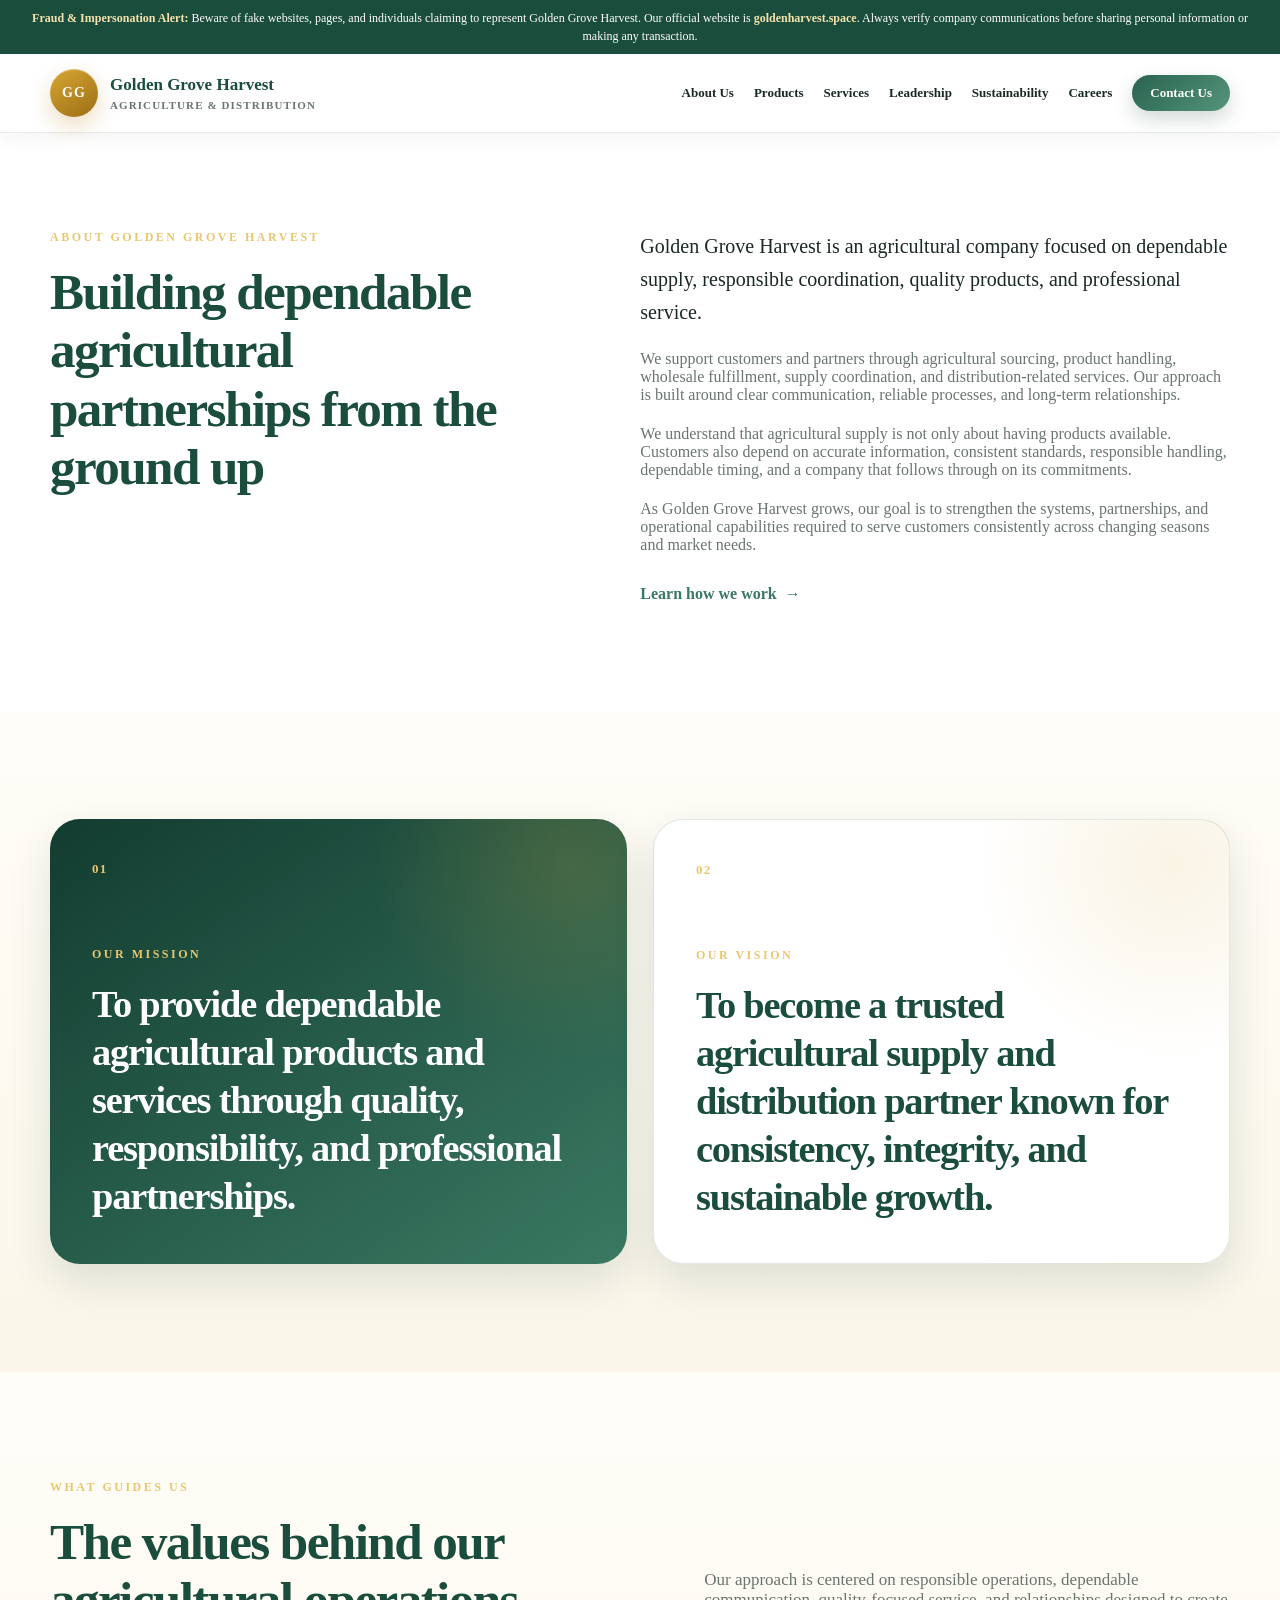
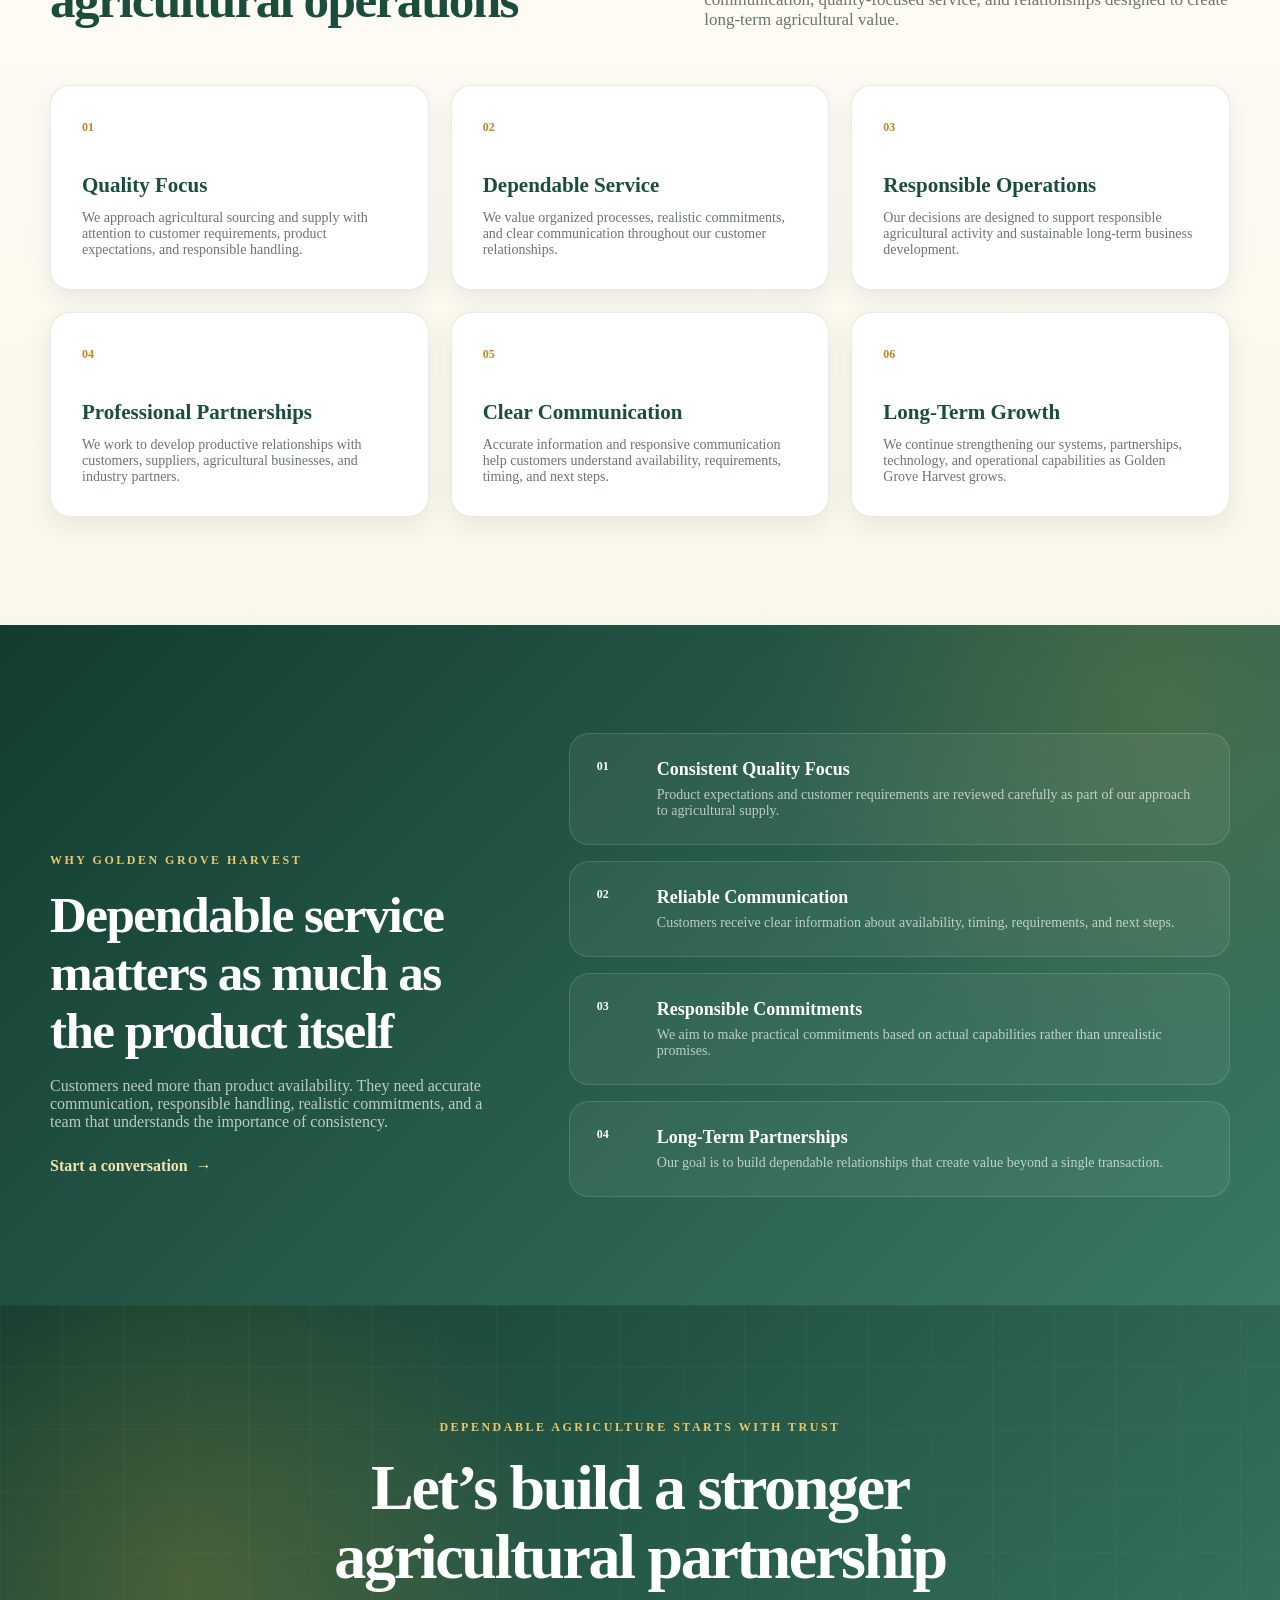
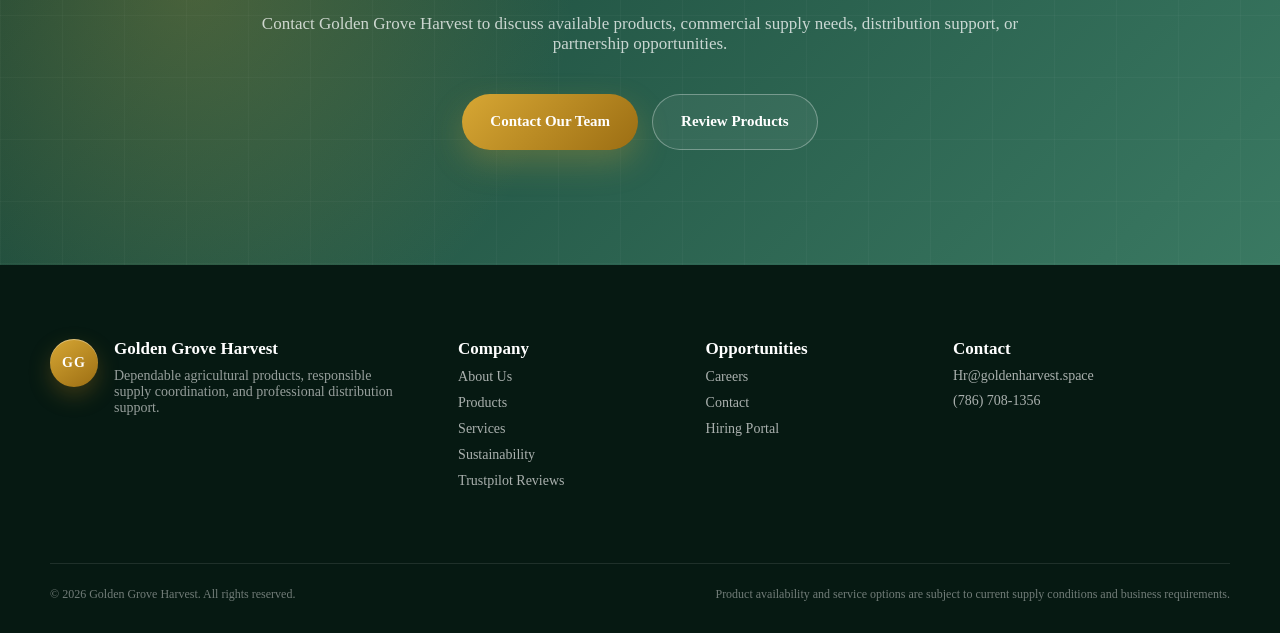
<file: about.html>
<!DOCTYPE html>
<html lang="en">

<head>
  <meta charset="UTF-8" />

  <meta
    name="viewport"
    content="width=device-width, initial-scale=1.0"
  />

  <meta
    name="description"
    content="Learn about Golden Grove Harvest, our mission, vision, agricultural operations, responsible growth, and commitment to dependable agricultural partnerships."
  />

  <title>About Us | Golden Grove Harvest</title>

  <link rel="stylesheet" href="global.css" />
</head>

<body>

  <!-- Navigation -->
  <nav class="top-nav" aria-label="Main navigation">

    <div class="security-notice">
      <strong>Fraud &amp; Impersonation Alert:</strong>
      Beware of fake websites, pages, and individuals claiming to represent
      Golden Grove Harvest. Our official website is
      <strong>goldenharvest.space</strong>. Always verify company communications
      before sharing personal information or making any transaction.
    </div>

    <div class="nav-container">

      <a class="nav-brand" href="index.html">
        <span class="brand-mark">GG</span>

        <span class="brand-text">
          <strong>Golden Grove Harvest</strong>
          <small>Agriculture &amp; Distribution</small>
        </span>
      </a>

      <button
        class="menu-toggle"
        type="button"
        aria-label="Open navigation menu"
        aria-expanded="false"
      >
        ☰
      </button>

      <div class="nav-links">
        <a href="about.html">About Us</a>
        <a href="products.html">Products</a>
        <a href="services.html">Services</a>
        <a href="leadership.html">Leadership</a>
        <a href="sustainability.html">Sustainability</a>
        <a href="index.html#careers">Careers</a>

        <a href="index.html#contact" class="nav-contact-btn">
          Contact Us
        </a>
      </div>

    </div>
  </nav>


  <main>

    <!-- About Us -->
    <section id="about" class="section about-section" style="padding-top: 230px;">
      <div class="section-container about-grid">

        <div class="section-heading">

          <p class="section-label">
            About Golden Grove Harvest
          </p>

          <h2>
            Building dependable agricultural partnerships from the ground up
          </h2>

        </div>


        <div class="about-content">

          <p class="lead-text">
            Golden Grove Harvest is an agricultural company focused on
            dependable supply, responsible coordination, quality products,
            and professional service.
          </p>

          <p>
            We support customers and partners through agricultural sourcing,
            product handling, wholesale fulfillment, supply coordination, and
            distribution-related services. Our approach is built around clear
            communication, reliable processes, and long-term relationships.
          </p>

          <p>
            We understand that agricultural supply is not only about having
            products available. Customers also depend on accurate information,
            consistent standards, responsible handling, dependable timing, and
            a company that follows through on its commitments.
          </p>

          <p>
            As Golden Grove Harvest grows, our goal is to strengthen the
            systems, partnerships, and operational capabilities required to
            serve customers consistently across changing seasons and market
            needs.
          </p>

          <a href="services.html" class="text-link">
            Learn how we work
            <span>→</span>
          </a>

        </div>

      </div>
    </section>


    <!-- Mission and Vision -->
    <section class="section mission-section">

      <div class="section-container mission-grid">

        <article class="mission-card">

          <p class="card-number">01</p>

          <p class="section-label">
            Our mission
          </p>

          <h2>
            To provide dependable agricultural products and services through
            quality, responsibility, and professional partnerships.
          </h2>

        </article>


        <article class="vision-card">

          <p class="card-number">02</p>

          <p class="section-label">
            Our vision
          </p>

          <h2>
            To become a trusted agricultural supply and distribution partner
            known for consistency, integrity, and sustainable growth.
          </h2>

        </article>

      </div>

    </section>


    <!-- Our Values -->
    <section class="section services-section">

      <div class="section-container">

        <div class="section-heading services-heading">

          <div>
            <p class="section-label">
              What guides us
            </p>

            <h2>
              The values behind our agricultural operations
            </h2>
          </div>

          <p>
            Our approach is centered on responsible operations, dependable
            communication, quality-focused service, and relationships designed
            to create long-term agricultural value.
          </p>

        </div>


        <div class="services-grid">

          <article class="service-card">

            <span class="service-number">01</span>

            <h3>Quality Focus</h3>

            <p>
              We approach agricultural sourcing and supply with attention to
              customer requirements, product expectations, and responsible
              handling.
            </p>

          </article>


          <article class="service-card">

            <span class="service-number">02</span>

            <h3>Dependable Service</h3>

            <p>
              We value organized processes, realistic commitments, and clear
              communication throughout our customer relationships.
            </p>

          </article>


          <article class="service-card">

            <span class="service-number">03</span>

            <h3>Responsible Operations</h3>

            <p>
              Our decisions are designed to support responsible agricultural
              activity and sustainable long-term business development.
            </p>

          </article>


          <article class="service-card">

            <span class="service-number">04</span>

            <h3>Professional Partnerships</h3>

            <p>
              We work to develop productive relationships with customers,
              suppliers, agricultural businesses, and industry partners.
            </p>

          </article>


          <article class="service-card">

            <span class="service-number">05</span>

            <h3>Clear Communication</h3>

            <p>
              Accurate information and responsive communication help customers
              understand availability, requirements, timing, and next steps.
            </p>

          </article>


          <article class="service-card">

            <span class="service-number">06</span>

            <h3>Long-Term Growth</h3>

            <p>
              We continue strengthening our systems, partnerships, technology,
              and operational capabilities as Golden Grove Harvest grows.
            </p>

          </article>

        </div>

      </div>

    </section>


    <!-- Why Golden Grove Harvest -->
    <section class="section why-section">

      <div class="section-container why-grid">

        <div class="why-intro">

          <p class="section-label">
            Why Golden Grove Harvest
          </p>

          <h2>
            Dependable service matters as much as the product itself
          </h2>

          <p>
            Customers need more than product availability. They need accurate
            communication, responsible handling, realistic commitments, and a
            team that understands the importance of consistency.
          </p>

          <a
            href="index.html#contact"
            class="text-link light-text-link"
          >
            Start a conversation
            <span>→</span>
          </a>

        </div>


        <div class="why-list">

          <article>

            <span>01</span>

            <div>
              <h3>Consistent Quality Focus</h3>

              <p>
                Product expectations and customer requirements are reviewed
                carefully as part of our approach to agricultural supply.
              </p>
            </div>

          </article>


          <article>

            <span>02</span>

            <div>
              <h3>Reliable Communication</h3>

              <p>
                Customers receive clear information about availability,
                timing, requirements, and next steps.
              </p>
            </div>

          </article>


          <article>

            <span>03</span>

            <div>
              <h3>Responsible Commitments</h3>

              <p>
                We aim to make practical commitments based on actual
                capabilities rather than unrealistic promises.
              </p>
            </div>

          </article>


          <article>

            <span>04</span>

            <div>
              <h3>Long-Term Partnerships</h3>

              <p>
                Our goal is to build dependable relationships that create
                value beyond a single transaction.
              </p>
            </div>

          </article>

        </div>

      </div>

    </section>


    <!-- Final CTA -->
    <section class="final-cta">

      <div class="final-cta-overlay"></div>

      <div class="section-container final-cta-content">

        <p class="section-label">
          Dependable agriculture starts with trust
        </p>

        <h2>
          Let’s build a stronger agricultural partnership
        </h2>

        <p>
          Contact Golden Grove Harvest to discuss available products,
          commercial supply needs, distribution support, or partnership
          opportunities.
        </p>

        <div class="final-actions">

          <a
            href="index.html#contact"
            class="primary-btn"
          >
            Contact Our Team
          </a>

          <a
            href="products.html"
            class="secondary-btn"
          >
            Review Products
          </a>

        </div>

      </div>

    </section>

  </main>


  <!-- Footer -->
  <footer class="footer">

    <div class="footer-container">

      <div class="footer-brand">

        <span class="brand-mark">GG</span>

        <div>

          <strong>Golden Grove Harvest</strong>

          <p>
            Dependable agricultural products, responsible supply coordination,
            and professional distribution support.
          </p>

        </div>

      </div>


      <div class="footer-links">

        <strong>Company</strong>

        <a href="about.html">About Us</a>
        <a href="products.html">Products</a>
        <a href="services.html">Services</a>
        <a href="sustainability.html">Sustainability</a>
        <a href="trustpilot.html">Trustpilot Reviews</a>

      </div>


      <div class="footer-links">

        <strong>Opportunities</strong>

        <a href="index.html#careers">
          Careers
        </a>

        <a href="index.html#contact">
          Contact
        </a>

        <a
          href="https://golden-1-harvest.vercel.app/"
          target="_blank"
          rel="noopener noreferrer"
        >
          Hiring Portal
        </a>

      </div>


      <div class="footer-contact">

        <strong>Contact</strong>

        <a href="mailto:Hr@goldenharvest.space">
          Hr@goldenharvest.space
        </a>

        <a href="tel:(786) 708-1356">
          (786) 708-1356
        </a>

      </div>

    </div>


    <div class="footer-bottom">

      <p>
        &copy; <span id="current-year"></span> Golden Grove Harvest.
        All rights reserved.
      </p>

      <p>
        Product availability and service options are subject to current supply
        conditions and business requirements.
      </p>

    </div>

  </footer>


  <script>

    const menuToggle = document.querySelector(".menu-toggle");
    const navLinks = document.querySelector(".nav-links");
    const navigationLinks = document.querySelectorAll(".nav-links a");
    const currentYear = document.getElementById("current-year");

    if (currentYear) {
      currentYear.textContent = new Date().getFullYear();
    }

    if (menuToggle && navLinks) {

      menuToggle.addEventListener("click", function () {

        const isOpen = navLinks.classList.toggle("open");

        menuToggle.setAttribute("aria-expanded", String(isOpen));
        menuToggle.textContent = isOpen ? "✕" : "☰";

      });

      navigationLinks.forEach(function (link) {

        link.addEventListener("click", function () {

          navLinks.classList.remove("open");
          menuToggle.setAttribute("aria-expanded", "false");
          menuToggle.textContent = "☰";

        });

      });

    }

  </script>

</body>
</html>
</file>
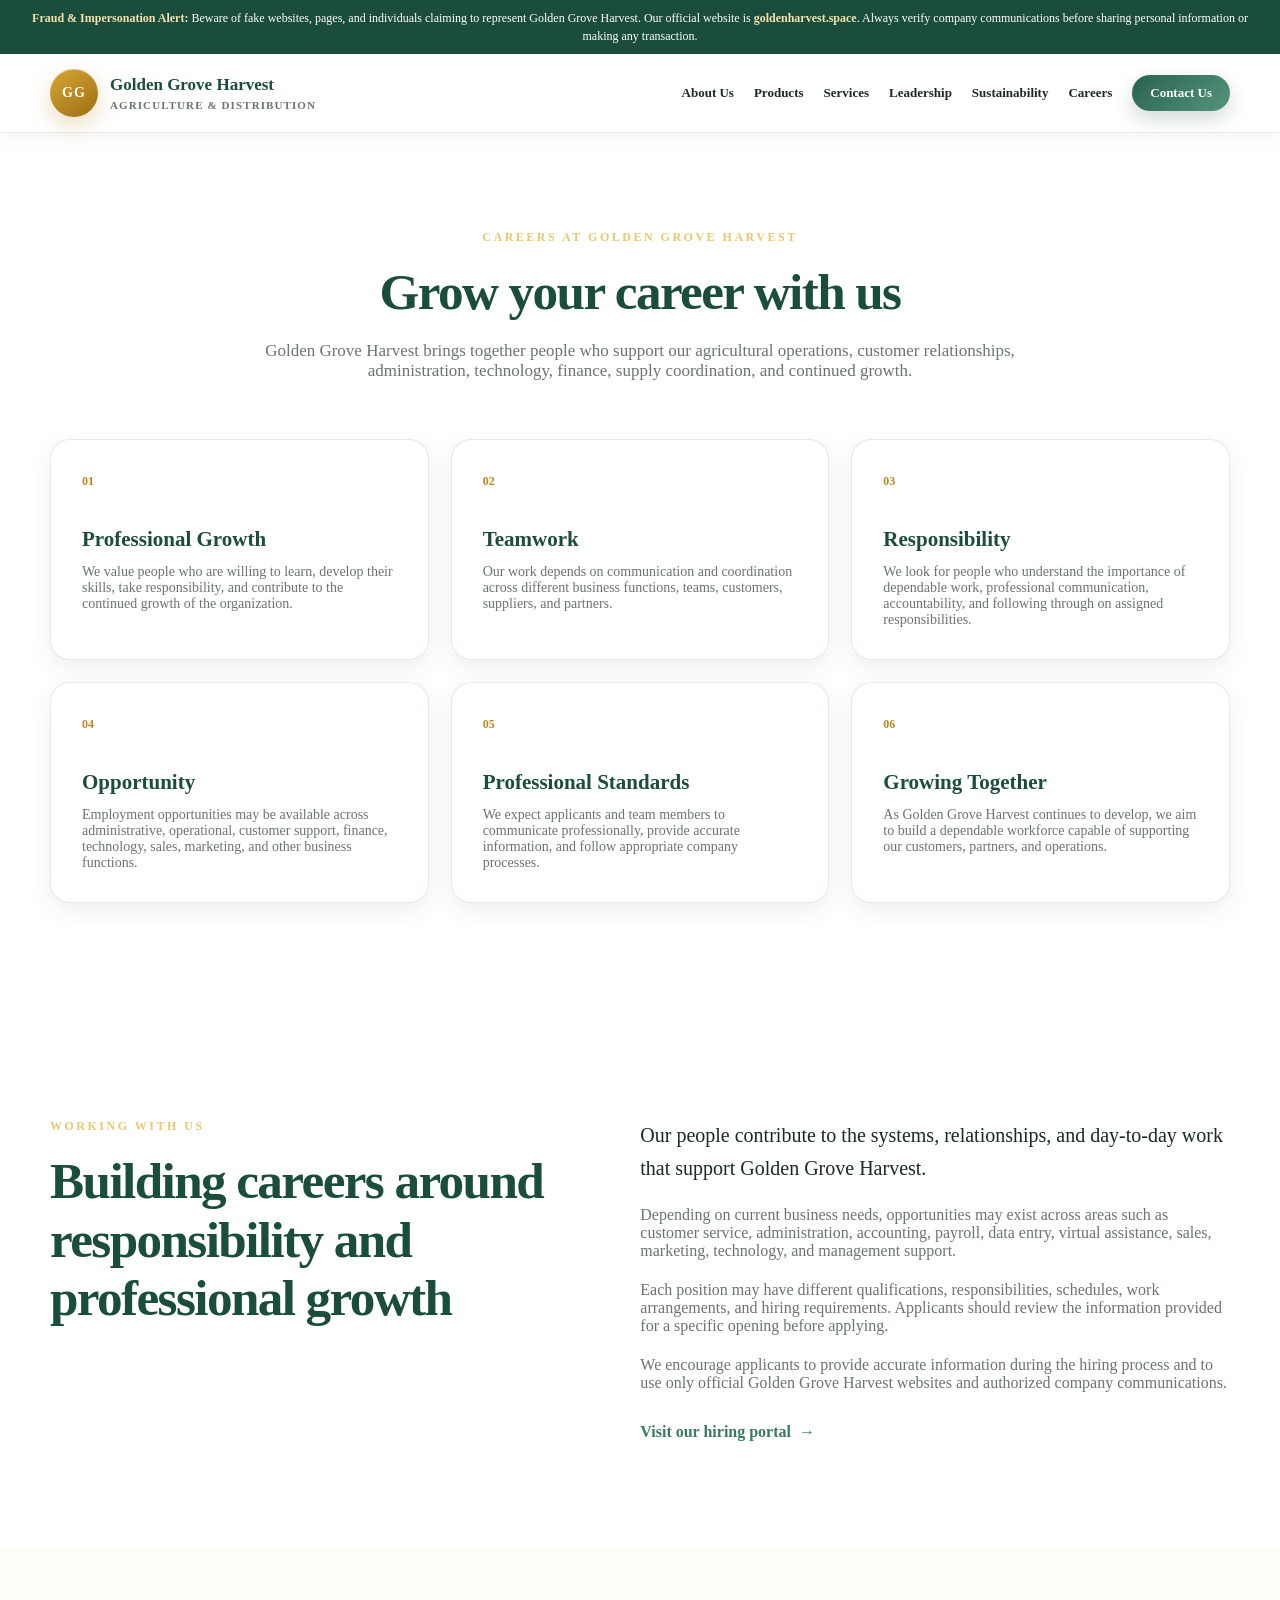
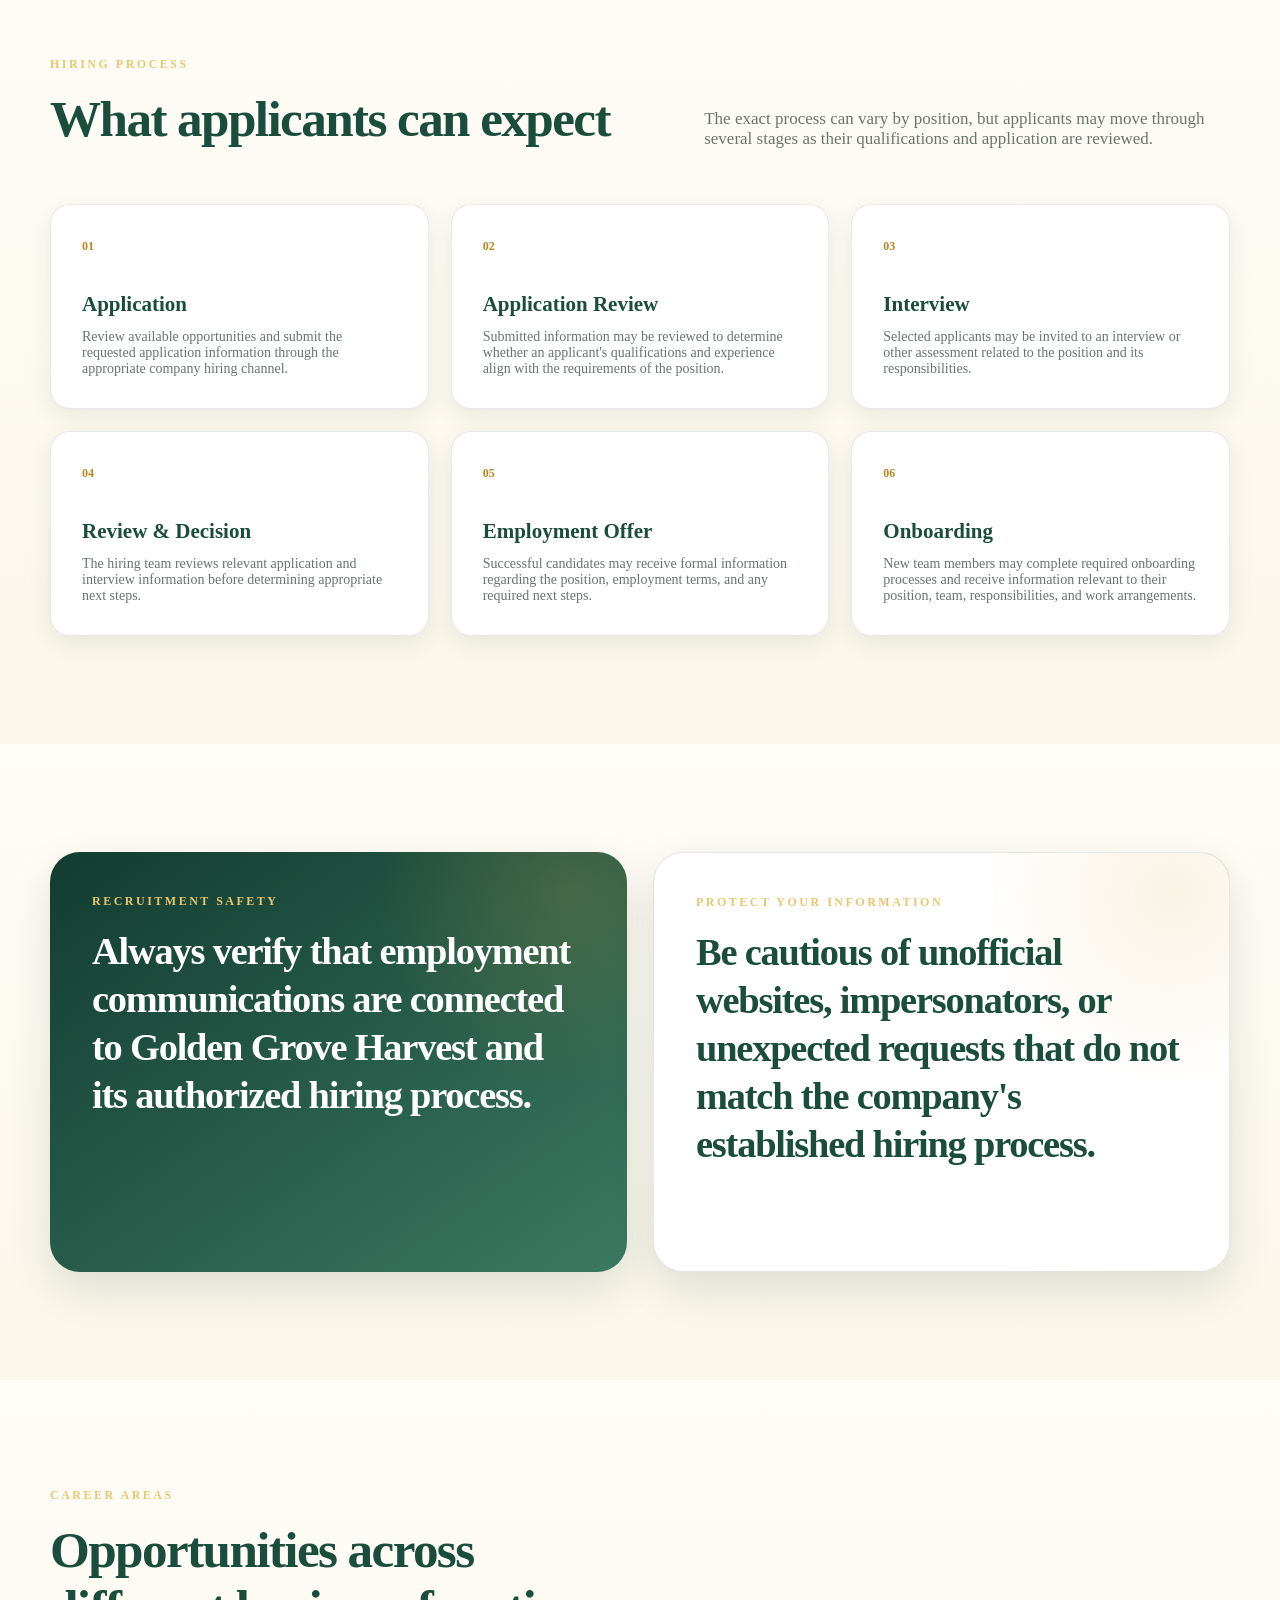
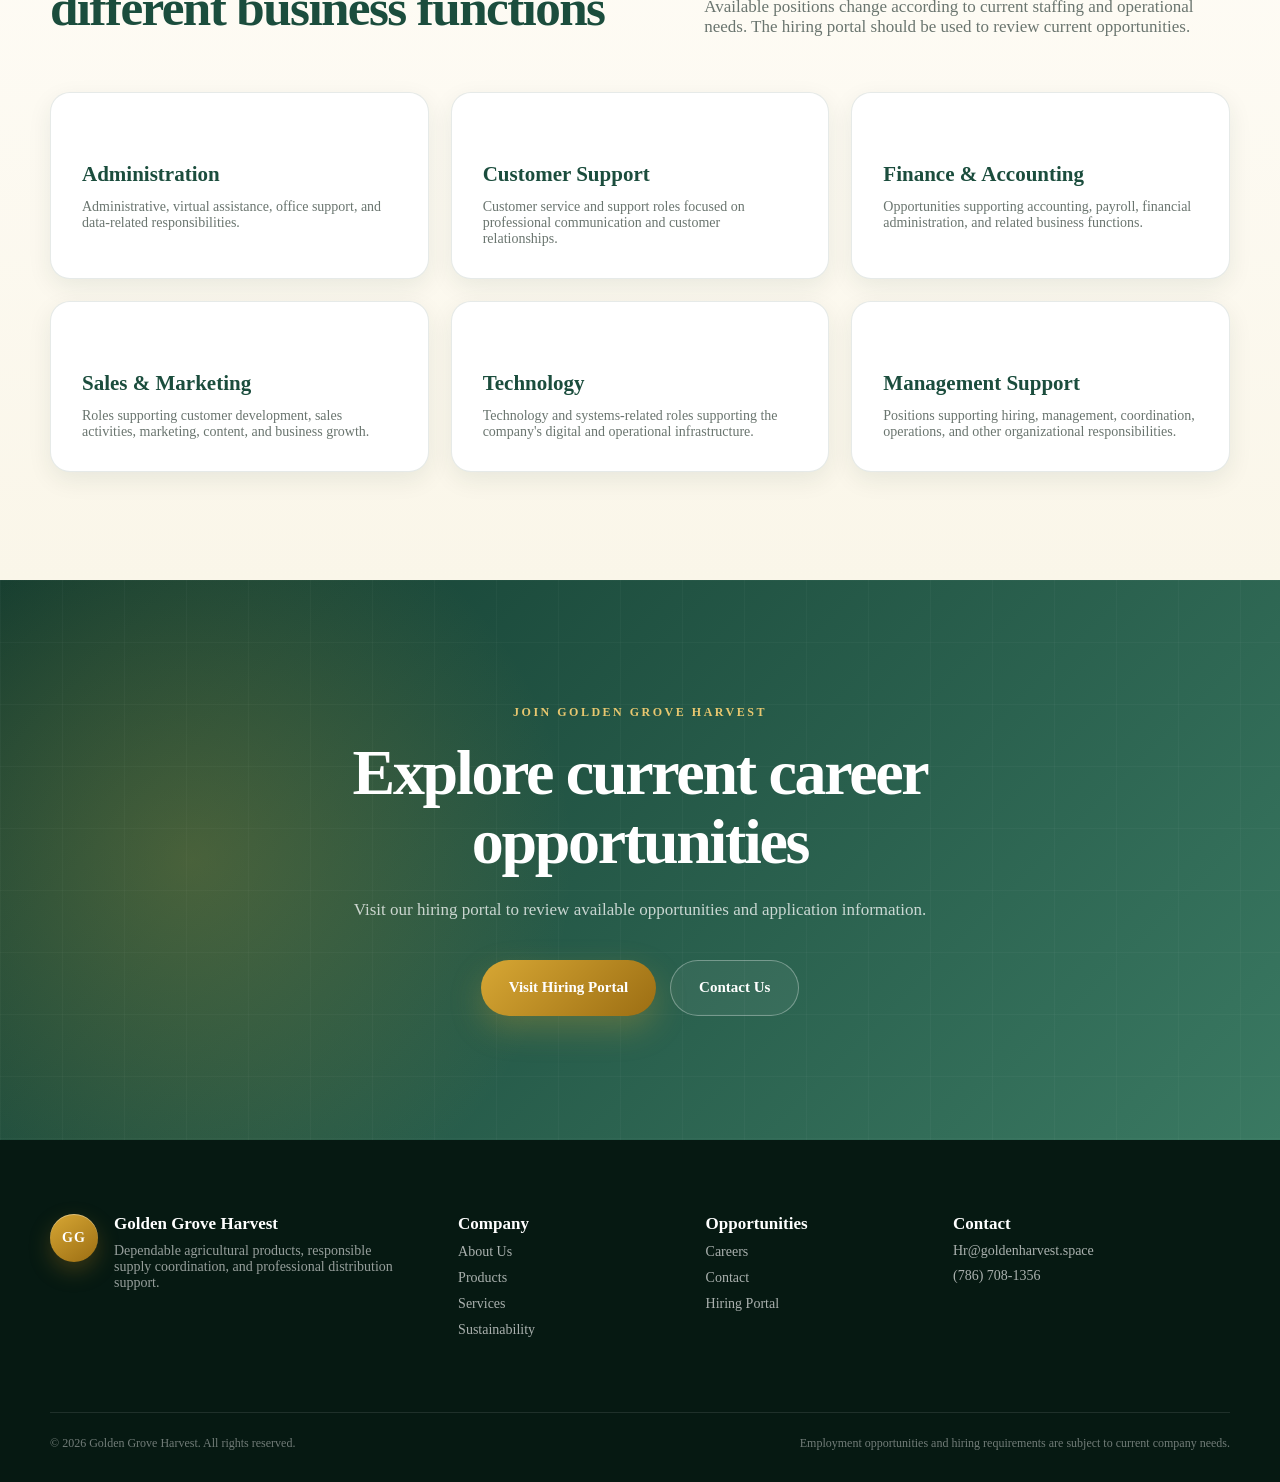
<file: careers.html>
<!DOCTYPE html>
<html lang="en">

<head>
  <meta charset="UTF-8" />

  <meta
    name="viewport"
    content="width=device-width, initial-scale=1.0"
  />

  <meta
    name="description"
    content="Explore career opportunities at Golden Grove Harvest and learn about our hiring process, workplace values, and employment opportunities."
  />

  <title>Careers | Golden Grove Harvest</title>

  <link rel="stylesheet" href="global.css" />
</head>

<body>

  <!-- Navigation -->
  <nav class="top-nav" aria-label="Main navigation">

    <div class="security-notice">
      <strong>Fraud &amp; Impersonation Alert:</strong>
      Beware of fake websites, pages, and individuals claiming to represent
      Golden Grove Harvest. Our official website is
      <strong>goldenharvest.space</strong>. Always verify company communications
      before sharing personal information or making any transaction.
    </div>

    <div class="nav-container">

      <a class="nav-brand" href="index.html">
        <span class="brand-mark">GG</span>

        <span class="brand-text">
          <strong>Golden Grove Harvest</strong>
          <small>Agriculture &amp; Distribution</small>
        </span>
      </a>

      <button
        class="menu-toggle"
        type="button"
        aria-label="Open navigation menu"
        aria-expanded="false"
      >
        ☰
      </button>

      <div class="nav-links">
        <a href="about.html">About Us</a>
        <a href="products.html">Products</a>
        <a href="services.html">Services</a>
        <a href="leadership.html">Leadership</a>
        <a href="sustainability.html">Sustainability</a>
        <a href="careers.html">Careers</a>

        <a href="index.html#contact" class="nav-contact-btn">
          Contact Us
        </a>
      </div>

    </div>
  </nav>


  <main>

    <!-- Careers Introduction -->
    <section
      id="careers"
      class="section careers-section"
      style="padding-top: 230px;"
    >

      <div class="section-container">

        <div class="center-heading">

          <p class="section-label">
            Careers at Golden Grove Harvest
          </p>

          <h2>
            Grow your career with us
          </h2>

          <p>
            Golden Grove Harvest brings together people who support our
            agricultural operations, customer relationships, administration,
            technology, finance, supply coordination, and continued growth.
          </p>

        </div>


        <div class="services-grid">

          <article class="service-card">

            <span class="service-number">
              01
            </span>

            <h3>
              Professional Growth
            </h3>

            <p>
              We value people who are willing to learn, develop their skills,
              take responsibility, and contribute to the continued growth of
              the organization.
            </p>

          </article>


          <article class="service-card">

            <span class="service-number">
              02
            </span>

            <h3>
              Teamwork
            </h3>

            <p>
              Our work depends on communication and coordination across
              different business functions, teams, customers, suppliers,
              and partners.
            </p>

          </article>


          <article class="service-card">

            <span class="service-number">
              03
            </span>

            <h3>
              Responsibility
            </h3>

            <p>
              We look for people who understand the importance of dependable
              work, professional communication, accountability, and following
              through on assigned responsibilities.
            </p>

          </article>


          <article class="service-card">

            <span class="service-number">
              04
            </span>

            <h3>
              Opportunity
            </h3>

            <p>
              Employment opportunities may be available across administrative,
              operational, customer support, finance, technology, sales,
              marketing, and other business functions.
            </p>

          </article>


          <article class="service-card">

            <span class="service-number">
              05
            </span>

            <h3>
              Professional Standards
            </h3>

            <p>
              We expect applicants and team members to communicate
              professionally, provide accurate information, and follow
              appropriate company processes.
            </p>

          </article>


          <article class="service-card">

            <span class="service-number">
              06
            </span>

            <h3>
              Growing Together
            </h3>

            <p>
              As Golden Grove Harvest continues to develop, we aim to build
              a dependable workforce capable of supporting our customers,
              partners, and operations.
            </p>

          </article>

        </div>

      </div>

    </section>


    <!-- Working With Us -->
    <section class="section about-section">

      <div class="section-container about-grid">

        <div class="section-heading">

          <p class="section-label">
            Working with us
          </p>

          <h2>
            Building careers around responsibility and professional growth
          </h2>

        </div>


        <div class="about-content">

          <p class="lead-text">
            Our people contribute to the systems, relationships, and
            day-to-day work that support Golden Grove Harvest.
          </p>

          <p>
            Depending on current business needs, opportunities may exist
            across areas such as customer service, administration, accounting,
            payroll, data entry, virtual assistance, sales, marketing,
            technology, and management support.
          </p>

          <p>
            Each position may have different qualifications, responsibilities,
            schedules, work arrangements, and hiring requirements. Applicants
            should review the information provided for a specific opening
            before applying.
          </p>

          <p>
            We encourage applicants to provide accurate information during
            the hiring process and to use only official Golden Grove Harvest
            websites and authorized company communications.
          </p>

          <a
            href="https://golden-1-harvest.vercel.app/"
            class="text-link"
            target="_blank"
            rel="noopener noreferrer"
          >
            Visit our hiring portal
            <span>→</span>
          </a>

        </div>

      </div>

    </section>


    <!-- Hiring Process -->
    <section class="section services-section">

      <div class="section-container">

        <div class="section-heading services-heading">

          <div>

            <p class="section-label">
              Hiring process
            </p>

            <h2>
              What applicants can expect
            </h2>

          </div>

          <p>
            The exact process can vary by position, but applicants may move
            through several stages as their qualifications and application
            are reviewed.
          </p>

        </div>


        <div class="services-grid">

          <article class="service-card">

            <span class="service-number">
              01
            </span>

            <h3>
              Application
            </h3>

            <p>
              Review available opportunities and submit the requested
              application information through the appropriate company
              hiring channel.
            </p>

          </article>


          <article class="service-card">

            <span class="service-number">
              02
            </span>

            <h3>
              Application Review
            </h3>

            <p>
              Submitted information may be reviewed to determine whether
              an applicant's qualifications and experience align with the
              requirements of the position.
            </p>

          </article>


          <article class="service-card">

            <span class="service-number">
              03
            </span>

            <h3>
              Interview
            </h3>

            <p>
              Selected applicants may be invited to an interview or other
              assessment related to the position and its responsibilities.
            </p>

          </article>


          <article class="service-card">

            <span class="service-number">
              04
            </span>

            <h3>
              Review &amp; Decision
            </h3>

            <p>
              The hiring team reviews relevant application and interview
              information before determining appropriate next steps.
            </p>

          </article>


          <article class="service-card">

            <span class="service-number">
              05
            </span>

            <h3>
              Employment Offer
            </h3>

            <p>
              Successful candidates may receive formal information regarding
              the position, employment terms, and any required next steps.
            </p>

          </article>


          <article class="service-card">

            <span class="service-number">
              06
            </span>

            <h3>
              Onboarding
            </h3>

            <p>
              New team members may complete required onboarding processes
              and receive information relevant to their position, team,
              responsibilities, and work arrangements.
            </p>

          </article>

        </div>

      </div>

    </section>


    <!-- Employment Fraud Warning -->
    <section class="section mission-section">

      <div class="section-container mission-grid">

        <article class="mission-card">

          <p class="section-label">
            Recruitment safety
          </p>

          <h2>
            Always verify that employment communications are connected
            to Golden Grove Harvest and its authorized hiring process.
          </h2>

        </article>


        <article class="vision-card">

          <p class="section-label">
            Protect your information
          </p>

          <h2>
            Be cautious of unofficial websites, impersonators, or unexpected
            requests that do not match the company's established hiring
            process.
          </h2>

        </article>

      </div>

    </section>


    <!-- Career Areas -->
    <section class="section services-section">

      <div class="section-container">

        <div class="section-heading services-heading">

          <div>

            <p class="section-label">
              Career areas
            </p>

            <h2>
              Opportunities across different business functions
            </h2>

          </div>

          <p>
            Available positions change according to current staffing and
            operational needs. The hiring portal should be used to review
            current opportunities.
          </p>

        </div>


        <div class="services-grid">

          <article class="service-card">

            <h3>
              Administration
            </h3>

            <p>
              Administrative, virtual assistance, office support, and
              data-related responsibilities.
            </p>

          </article>


          <article class="service-card">

            <h3>
              Customer Support
            </h3>

            <p>
              Customer service and support roles focused on professional
              communication and customer relationships.
            </p>

          </article>


          <article class="service-card">

            <h3>
              Finance &amp; Accounting
            </h3>

            <p>
              Opportunities supporting accounting, payroll, financial
              administration, and related business functions.
            </p>

          </article>


          <article class="service-card">

            <h3>
              Sales &amp; Marketing
            </h3>

            <p>
              Roles supporting customer development, sales activities,
              marketing, content, and business growth.
            </p>

          </article>


          <article class="service-card">

            <h3>
              Technology
            </h3>

            <p>
              Technology and systems-related roles supporting the company's
              digital and operational infrastructure.
            </p>

          </article>


          <article class="service-card">

            <h3>
              Management Support
            </h3>

            <p>
              Positions supporting hiring, management, coordination,
              operations, and other organizational responsibilities.
            </p>

          </article>

        </div>

      </div>

    </section>


    <!-- Final CTA -->
    <section class="final-cta">

      <div class="final-cta-overlay"></div>

      <div class="section-container final-cta-content">

        <p class="section-label">
          Join Golden Grove Harvest
        </p>

        <h2>
          Explore current career opportunities
        </h2>

        <p>
          Visit our hiring portal to review available opportunities and
          application information.
        </p>

        <div class="final-actions">

          <a
            href="https://golden-1-harvest.vercel.app/"
            class="primary-btn"
            target="_blank"
            rel="noopener noreferrer"
          >
            Visit Hiring Portal
          </a>

          <a
            href="index.html#contact"
            class="secondary-btn"
          >
            Contact Us
          </a>

        </div>

      </div>

    </section>

  </main>


  <!-- Footer -->
  <footer class="footer">

    <div class="footer-container">

      <div class="footer-brand">

        <span class="brand-mark">
          GG
        </span>

        <div>

          <strong>
            Golden Grove Harvest
          </strong>

          <p>
            Dependable agricultural products, responsible supply coordination,
            and professional distribution support.
          </p>

        </div>

      </div>


      <div class="footer-links">

        <strong>
          Company
        </strong>

        <a href="about.html">
          About Us
        </a>

        <a href="products.html">
          Products
        </a>

        <a href="services.html">
          Services
        </a>

        <a href="sustainability.html">
          Sustainability
        </a>

      </div>


      <div class="footer-links">

        <strong>
          Opportunities
        </strong>

        <a href="careers.html">
          Careers
        </a>

        <a href="index.html#contact">
          Contact
        </a>

        <a
          href="https://golden-1-harvest.vercel.app/"
          target="_blank"
          rel="noopener noreferrer"
        >
          Hiring Portal
        </a>

      </div>


      <div class="footer-contact">

        <strong>
          Contact
        </strong>

        <a href="mailto:Hr@goldenharvest.space">
          Hr@goldenharvest.space
        </a>

        <a href="tel:+17867081356">
          (786) 708-1356
        </a>

      </div>

    </div>


    <div class="footer-bottom">

      <p>
        &copy; <span id="current-year"></span> Golden Grove Harvest.
        All rights reserved.
      </p>

      <p>
        Employment opportunities and hiring requirements are subject
        to current company needs.
      </p>

    </div>

  </footer>


  <script>

    const menuToggle = document.querySelector(".menu-toggle");
    const navLinks = document.querySelector(".nav-links");
    const navigationLinks = document.querySelectorAll(".nav-links a");
    const currentYear = document.getElementById("current-year");

    if (currentYear) {
      currentYear.textContent = new Date().getFullYear();
    }

    if (menuToggle && navLinks) {

      menuToggle.addEventListener("click", function () {

        const isOpen = navLinks.classList.toggle("open");

        menuToggle.setAttribute("aria-expanded", String(isOpen));
        menuToggle.textContent = isOpen ? "✕" : "☰";

      });

      navigationLinks.forEach(function (link) {

        link.addEventListener("click", function () {

          navLinks.classList.remove("open");
          menuToggle.setAttribute("aria-expanded", "false");
          menuToggle.textContent = "☰";

        });

      });

    }

  </script>

</body>
</html>
</file>
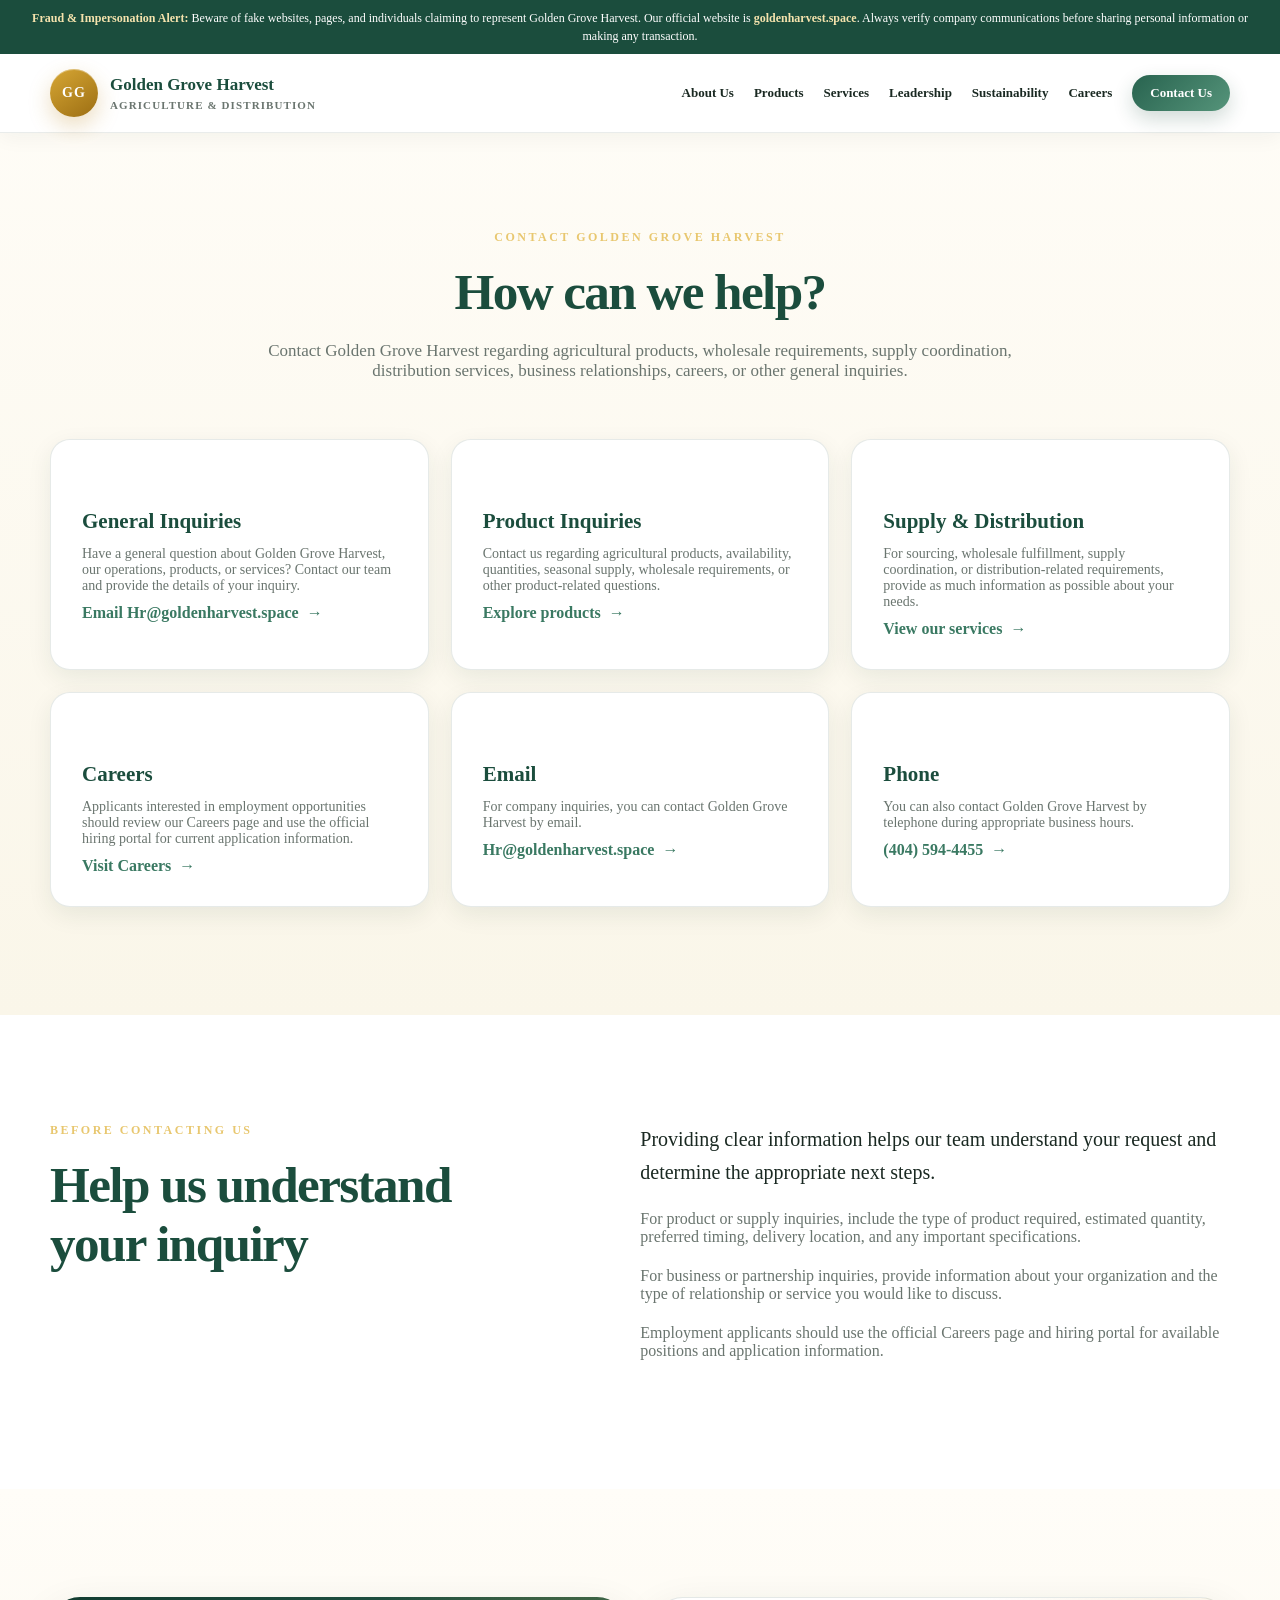
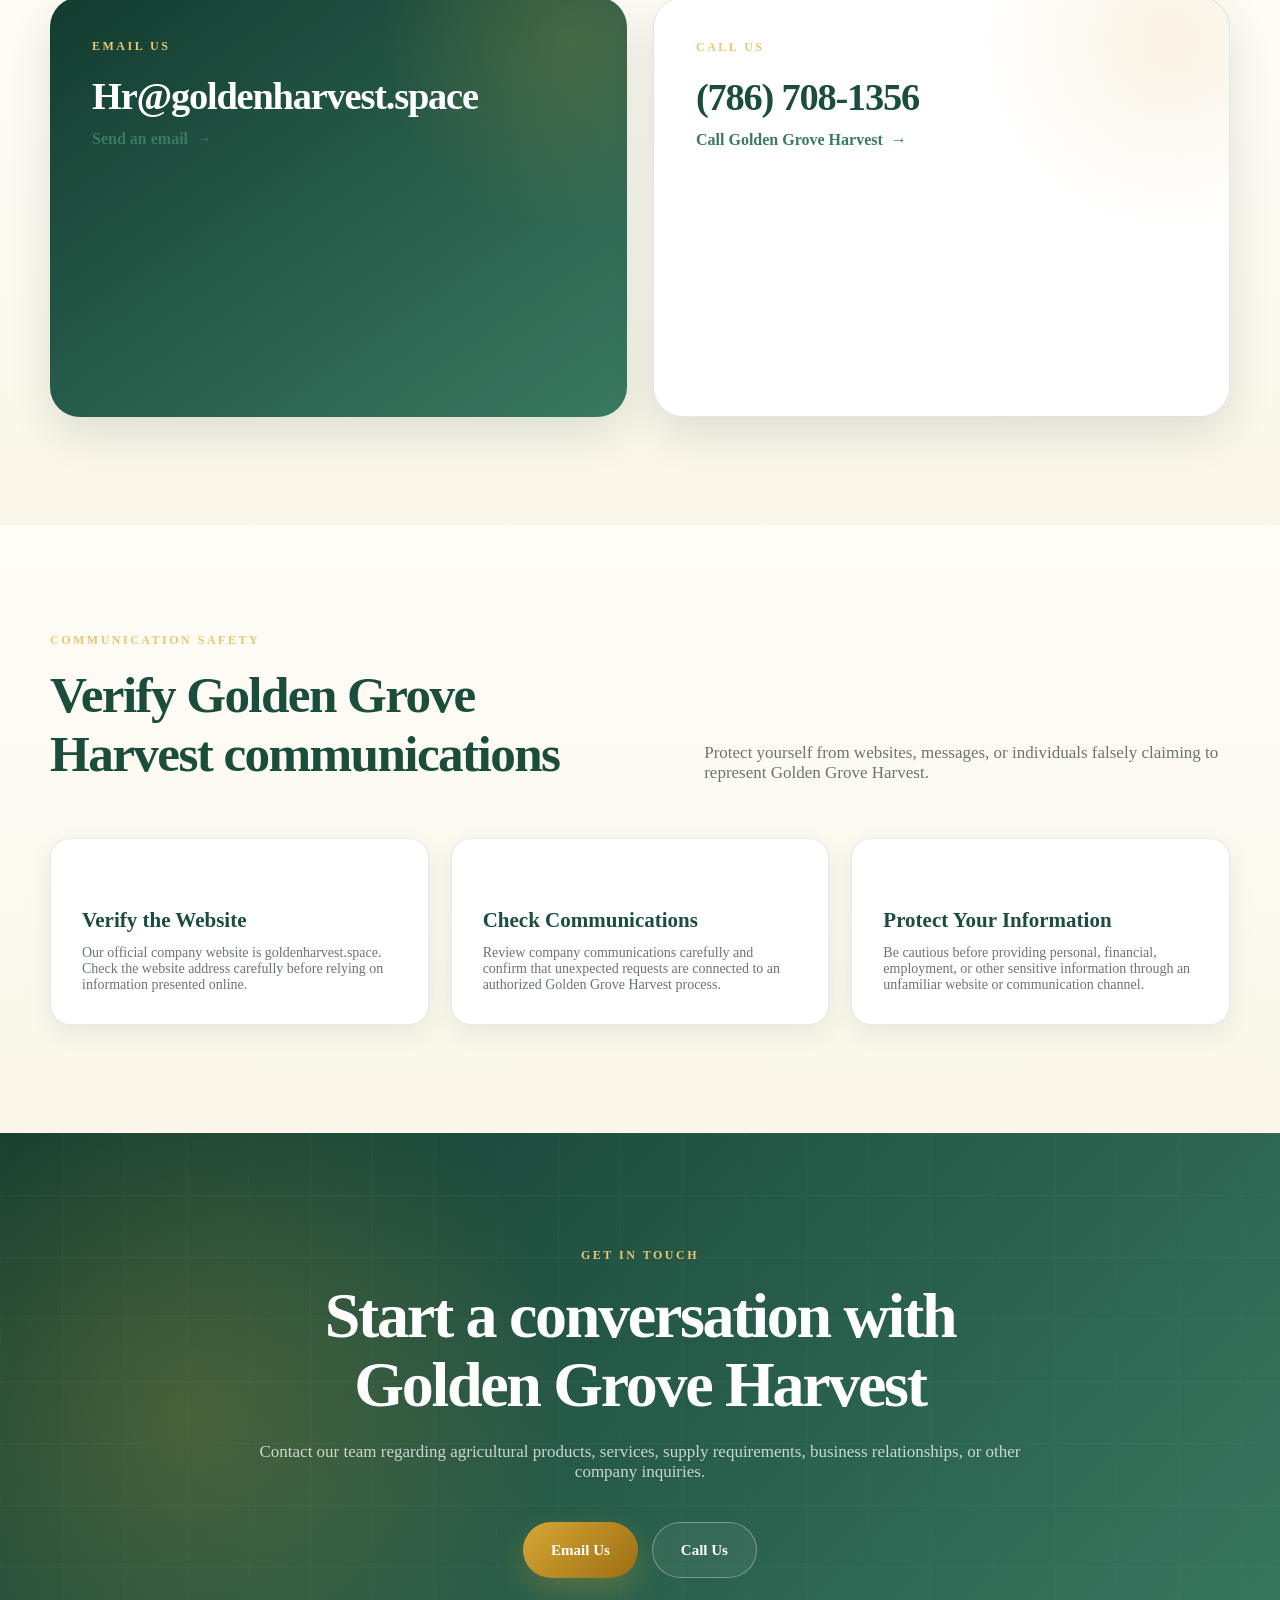
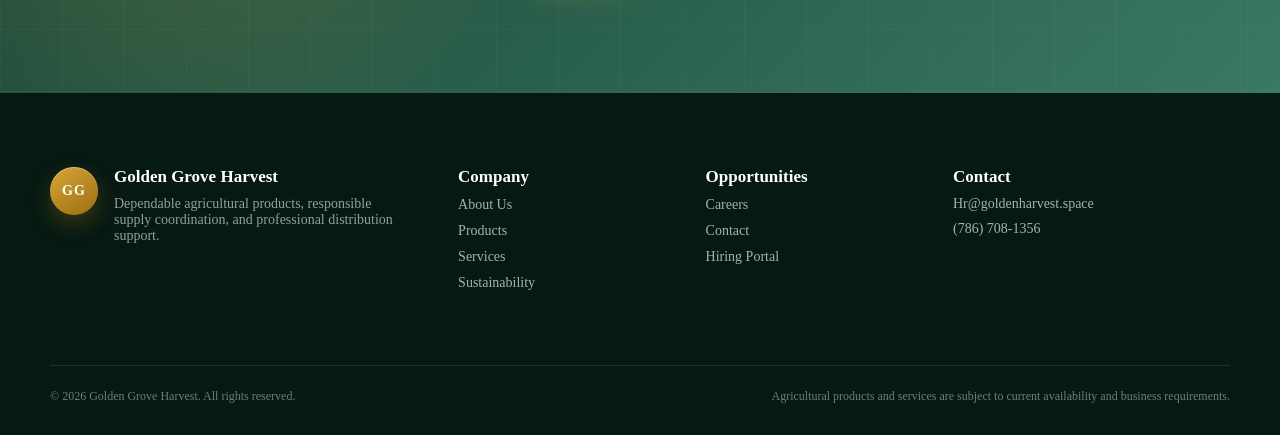
<file: contact.html>
<!DOCTYPE html>
<html lang="en">

<head>
  <meta charset="UTF-8" />

  <meta
    name="viewport"
    content="width=device-width, initial-scale=1.0"
  />

  <meta
    name="description"
    content="Contact Golden Grove Harvest for agricultural products, supply coordination, distribution services, business inquiries, and general support."
  />

  <title>Contact Us | Golden Grove Harvest</title>

  <link rel="stylesheet" href="global.css" />
</head>

<body>

  <!-- Navigation -->
  <nav class="top-nav" aria-label="Main navigation">

    <div class="security-notice">
      <strong>Fraud &amp; Impersonation Alert:</strong>
      Beware of fake websites, pages, and individuals claiming to represent
      Golden Grove Harvest. Our official website is
      <strong>goldenharvest.space</strong>. Always verify company communications
      before sharing personal information or making any transaction.
    </div>

    <div class="nav-container">

      <a class="nav-brand" href="index.html">
        <span class="brand-mark">GG</span>

        <span class="brand-text">
          <strong>Golden Grove Harvest</strong>
          <small>Agriculture &amp; Distribution</small>
        </span>
      </a>

      <button
        class="menu-toggle"
        type="button"
        aria-label="Open navigation menu"
        aria-expanded="false"
      >
        ☰
      </button>

      <div class="nav-links">
        <a href="about.html">About Us</a>
        <a href="products.html">Products</a>
        <a href="services.html">Services</a>
        <a href="leadership.html">Leadership</a>
        <a href="sustainability.html">Sustainability</a>
        <a href="careers.html">Careers</a>

        <a href="contact.html" class="nav-contact-btn">
          Contact Us
        </a>
      </div>

    </div>
  </nav>


  <main>

    <!-- Contact Introduction -->
    <section
      id="contact"
      class="section contact-section"
      style="padding-top: 230px;"
    >

      <div class="section-container">

        <div class="center-heading">

          <p class="section-label">
            Contact Golden Grove Harvest
          </p>

          <h2>
            How can we help?
          </h2>

          <p>
            Contact Golden Grove Harvest regarding agricultural products,
            wholesale requirements, supply coordination, distribution
            services, business relationships, careers, or other general
            inquiries.
          </p>

        </div>


        <div class="services-grid">

          <!-- General Inquiries -->
          <article class="service-card">

            <h3>
              General Inquiries
            </h3>

            <p>
              Have a general question about Golden Grove Harvest, our
              operations, products, or services? Contact our team and
              provide the details of your inquiry.
            </p>

            <a
  href="mailto:Hr@goldenharvest.space?subject=Golden%20Grove%20Harvest%20Inquiry"
  class="text-link"
>
  Email Hr@goldenharvest.space
  <span>→</span>
</a>

          </article>


          <!-- Product Inquiries -->
          <article class="service-card">

            <h3>
              Product Inquiries
            </h3>

            <p>
              Contact us regarding agricultural products, availability,
              quantities, seasonal supply, wholesale requirements, or
              other product-related questions.
            </p>

            <a
              href="products.html"
              class="text-link"
            >
              Explore products
              <span>→</span>
            </a>

          </article>


          <!-- Supply & Distribution -->
          <article class="service-card">

            <h3>
              Supply &amp; Distribution
            </h3>

            <p>
              For sourcing, wholesale fulfillment, supply coordination,
              or distribution-related requirements, provide as much
              information as possible about your needs.
            </p>

            <a
              href="services.html"
              class="text-link"
            >
              View our services
              <span>→</span>
            </a>

          </article>


          <!-- Careers -->
          <article class="service-card">

            <h3>
              Careers
            </h3>

            <p>
              Applicants interested in employment opportunities should
              review our Careers page and use the official hiring portal
              for current application information.
            </p>

            <a
              href="careers.html"
              class="text-link"
            >
              Visit Careers
              <span>→</span>
            </a>

          </article>


          <!-- Email -->
          <article class="service-card">

            <h3>
              Email
            </h3>

            <p>
              For company inquiries, you can contact Golden Grove Harvest
              by email.
            </p>

            <a
              href="mailto:Hr@goldenharvest.space"
              class="text-link"
            >
              Hr@goldenharvest.space
              <span>→</span>
            </a>

          </article>


          <!-- Phone -->
          <article class="service-card">

            <h3>
              Phone
            </h3>

            <p>
              You can also contact Golden Grove Harvest by telephone during
              appropriate business hours.
            </p>

            <a
              href="tel:+14045944455"
              class="text-link"
            >
              (404) 594-4455
              <span>→</span>
            </a>

          </article>

        </div>

      </div>

    </section>


    <!-- Before Contacting Us -->
    <section class="section about-section">

      <div class="section-container about-grid">

        <div class="section-heading">

          <p class="section-label">
            Before contacting us
          </p>

          <h2>
            Help us understand your inquiry
          </h2>

        </div>


        <div class="about-content">

          <p class="lead-text">
            Providing clear information helps our team understand your
            request and determine the appropriate next steps.
          </p>

          <p>
            For product or supply inquiries, include the type of product
            required, estimated quantity, preferred timing, delivery
            location, and any important specifications.
          </p>

          <p>
            For business or partnership inquiries, provide information
            about your organization and the type of relationship or
            service you would like to discuss.
          </p>

          <p>
            Employment applicants should use the official Careers page
            and hiring portal for available positions and application
            information.
          </p>

        </div>

      </div>

    </section>


    <!-- Contact Information -->
    <section class="section mission-section">

      <div class="section-container mission-grid">

        <article class="mission-card">

          <p class="section-label">
            Email us
          </p>

          <h2>
            Hr@goldenharvest.space
          </h2>

          <a
            href="mailto:Hr@goldenharvest.space"
            class="text-link"
          >
            Send an email
            <span>→</span>
          </a>

        </article>


        <article class="vision-card">

          <p class="section-label">
            Call us
          </p>

          <h2>
            (786) 708-1356
          </h2>

          <a
            href="tel:+17867081356"
            class="text-link"
          >
            Call Golden Grove Harvest
            <span>→</span>
          </a>

        </article>

      </div>

    </section>


    <!-- Security Notice -->
    <section class="section services-section">

      <div class="section-container">

        <div class="section-heading services-heading">

          <div>

            <p class="section-label">
              Communication safety
            </p>

            <h2>
              Verify Golden Grove Harvest communications
            </h2>

          </div>

          <p>
            Protect yourself from websites, messages, or individuals
            falsely claiming to represent Golden Grove Harvest.
          </p>

        </div>


        <div class="services-grid">

          <article class="service-card">

            <h3>
              Verify the Website
            </h3>

            <p>
              Our official company website is goldenharvest.space.
              Check the website address carefully before relying on
              information presented online.
            </p>

          </article>


          <article class="service-card">

            <h3>
              Check Communications
            </h3>

            <p>
              Review company communications carefully and confirm that
              unexpected requests are connected to an authorized Golden
              Grove Harvest process.
            </p>

          </article>


          <article class="service-card">

            <h3>
              Protect Your Information
            </h3>

            <p>
              Be cautious before providing personal, financial, employment,
              or other sensitive information through an unfamiliar website
              or communication channel.
            </p>

          </article>

        </div>

      </div>

    </section>


    <!-- Final CTA -->
    <section class="final-cta">

      <div class="final-cta-overlay"></div>

      <div class="section-container final-cta-content">

        <p class="section-label">
          Get in touch
        </p>

        <h2>
          Start a conversation with Golden Grove Harvest
        </h2>

        <p>
          Contact our team regarding agricultural products, services,
          supply requirements, business relationships, or other company
          inquiries.
        </p>

        <div class="final-actions">

          <a
            href="mailto:Hr@goldenharvest.space"
            class="primary-btn"
          >
            Email Us
          </a>

          <a
            href="tel:+17867081356"
            class="secondary-btn"
          >
            Call Us
          </a>

        </div>

      </div>

    </section>

  </main>


  <!-- Footer -->
  <footer class="footer">

    <div class="footer-container">

      <div class="footer-brand">

        <span class="brand-mark">
          GG
        </span>

        <div>

          <strong>
            Golden Grove Harvest
          </strong>

          <p>
            Dependable agricultural products, responsible supply coordination,
            and professional distribution support.
          </p>

        </div>

      </div>


      <div class="footer-links">

        <strong>
          Company
        </strong>

        <a href="about.html">
          About Us
        </a>

        <a href="products.html">
          Products
        </a>

        <a href="services.html">
          Services
        </a>

        <a href="sustainability.html">
          Sustainability
        </a>

      </div>


      <div class="footer-links">

        <strong>
          Opportunities
        </strong>

        <a href="careers.html">
          Careers
        </a>

        <a href="contact.html">
          Contact
        </a>

        <a
          href="https://golden-1-harvest.vercel.app/"
          target="_blank"
          rel="noopener noreferrer"
        >
          Hiring Portal
        </a>

      </div>


      <div class="footer-contact">

        <strong>
          Contact
        </strong>

        <a href="mailto:Hr@goldenharvest.space">
          Hr@goldenharvest.space
        </a>

        <a href="tel:+17867081356">
          (786) 708-1356
        </a>

      </div>

    </div>


    <div class="footer-bottom">

      <p>
        &copy; <span id="current-year"></span> Golden Grove Harvest.
        All rights reserved.
      </p>

      <p>
        Agricultural products and services are subject to current
        availability and business requirements.
      </p>

    </div>

  </footer>


  <script>

    const menuToggle = document.querySelector(".menu-toggle");
    const navLinks = document.querySelector(".nav-links");
    const navigationLinks = document.querySelectorAll(".nav-links a");
    const currentYear = document.getElementById("current-year");

    if (currentYear) {
      currentYear.textContent = new Date().getFullYear();
    }

    if (menuToggle && navLinks) {

      menuToggle.addEventListener("click", function () {

        const isOpen = navLinks.classList.toggle("open");

        menuToggle.setAttribute("aria-expanded", String(isOpen));
        menuToggle.textContent = isOpen ? "✕" : "☰";

      });

      navigationLinks.forEach(function (link) {

        link.addEventListener("click", function () {

          navLinks.classList.remove("open");
          menuToggle.setAttribute("aria-expanded", "false");
          menuToggle.textContent = "☰";

        });

      });

    }

  </script>

</body>
</html>
</file>
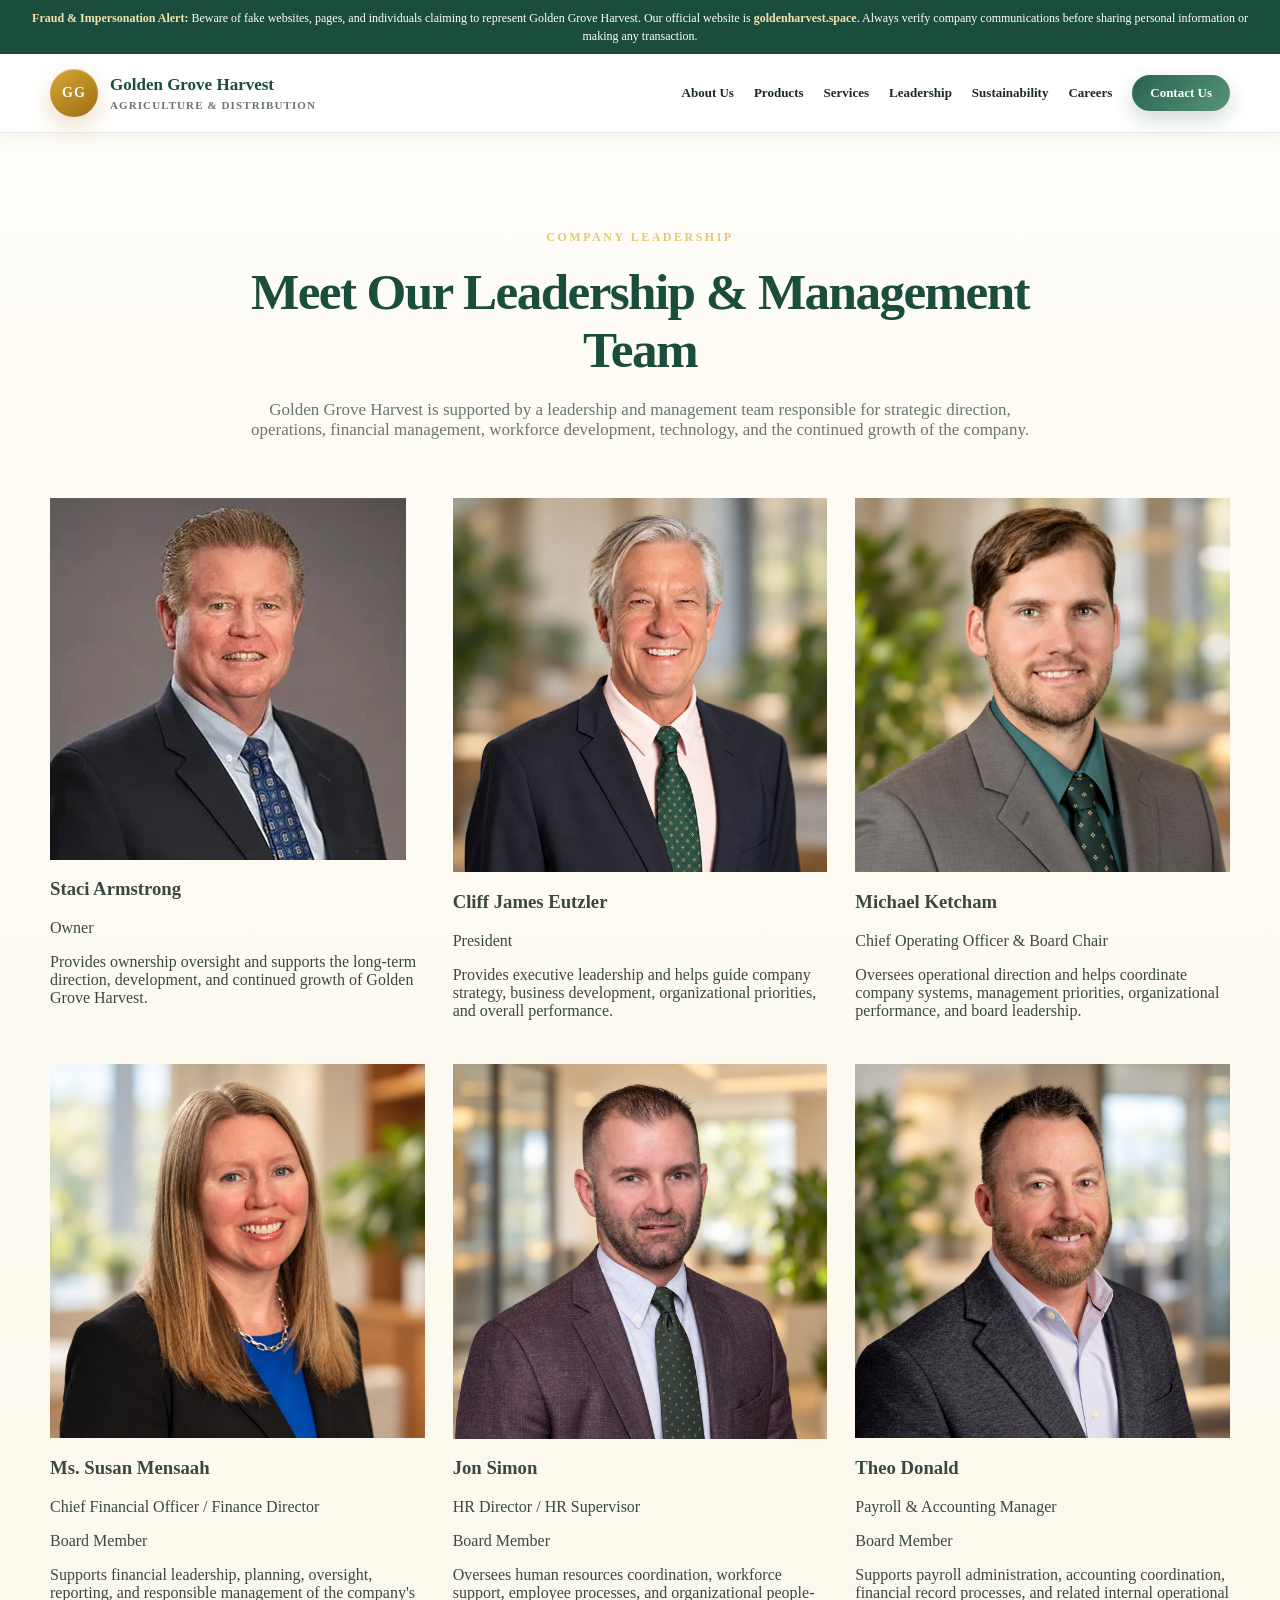
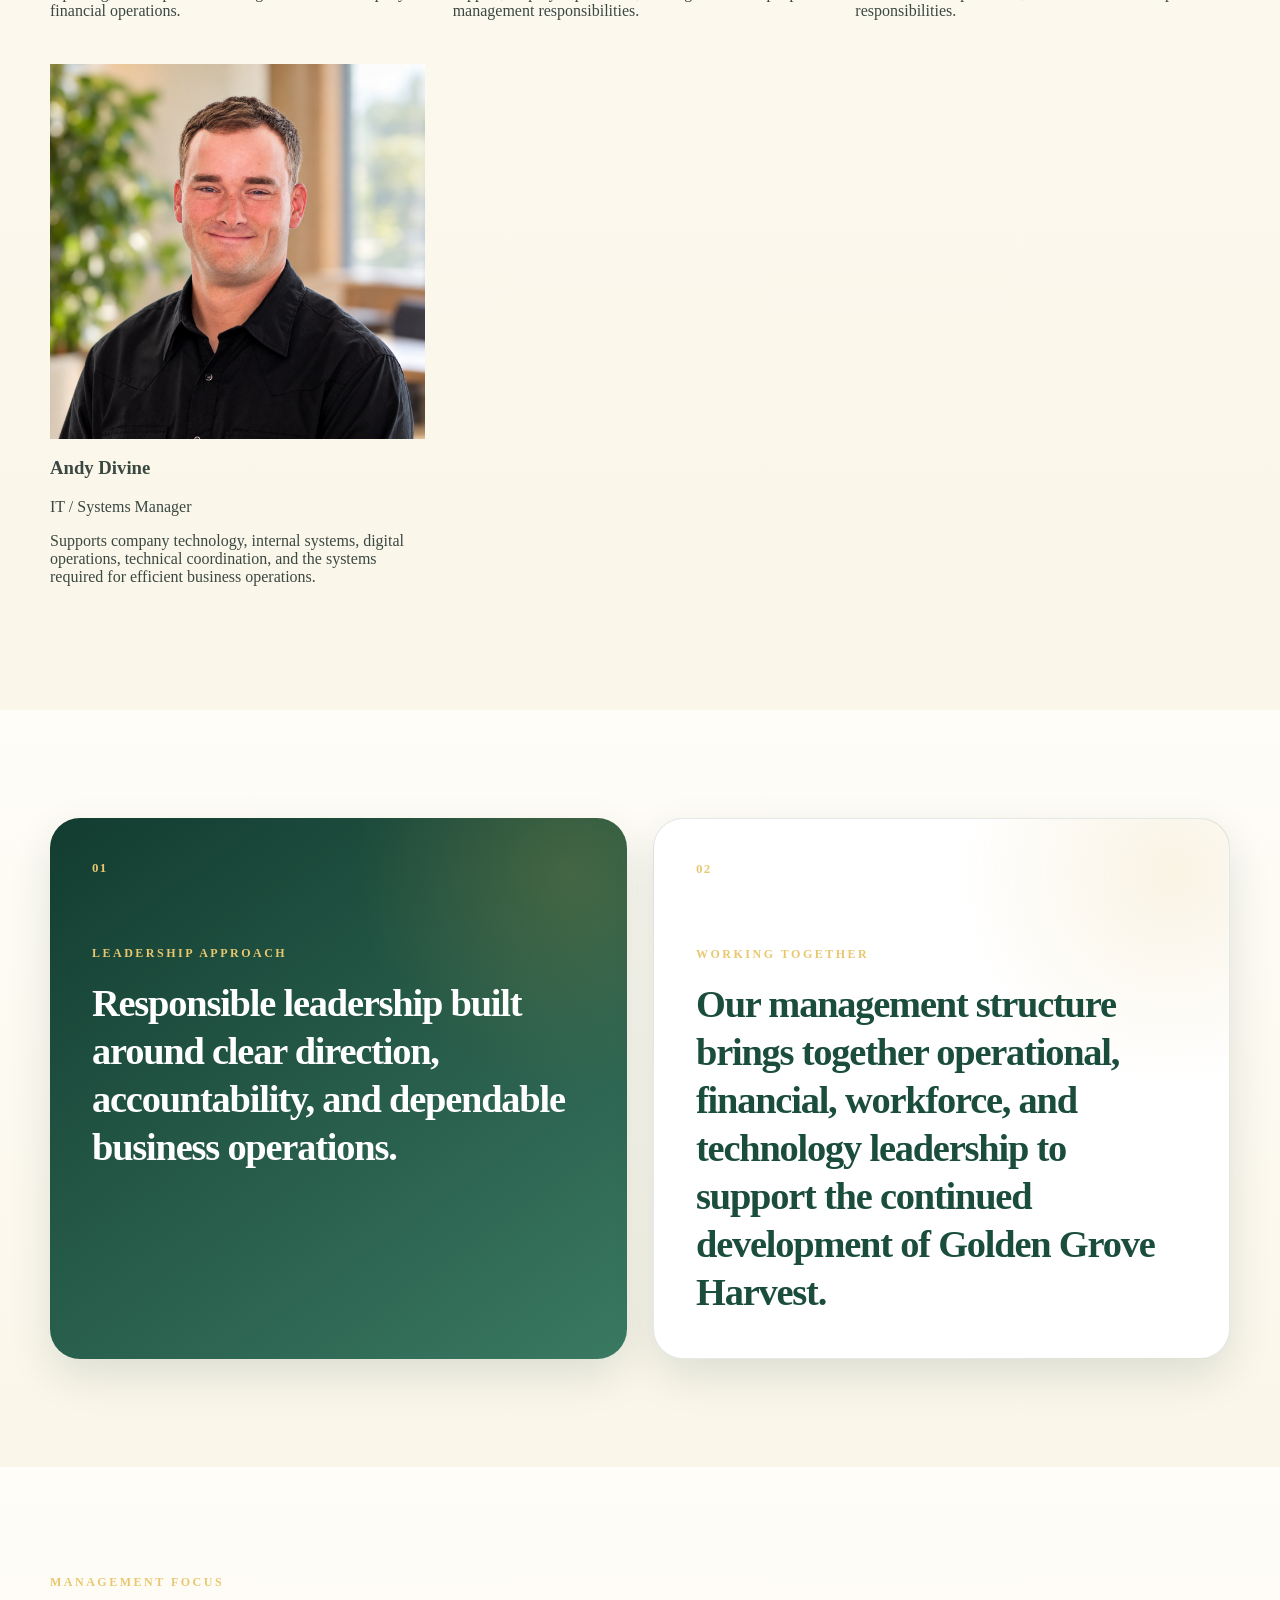
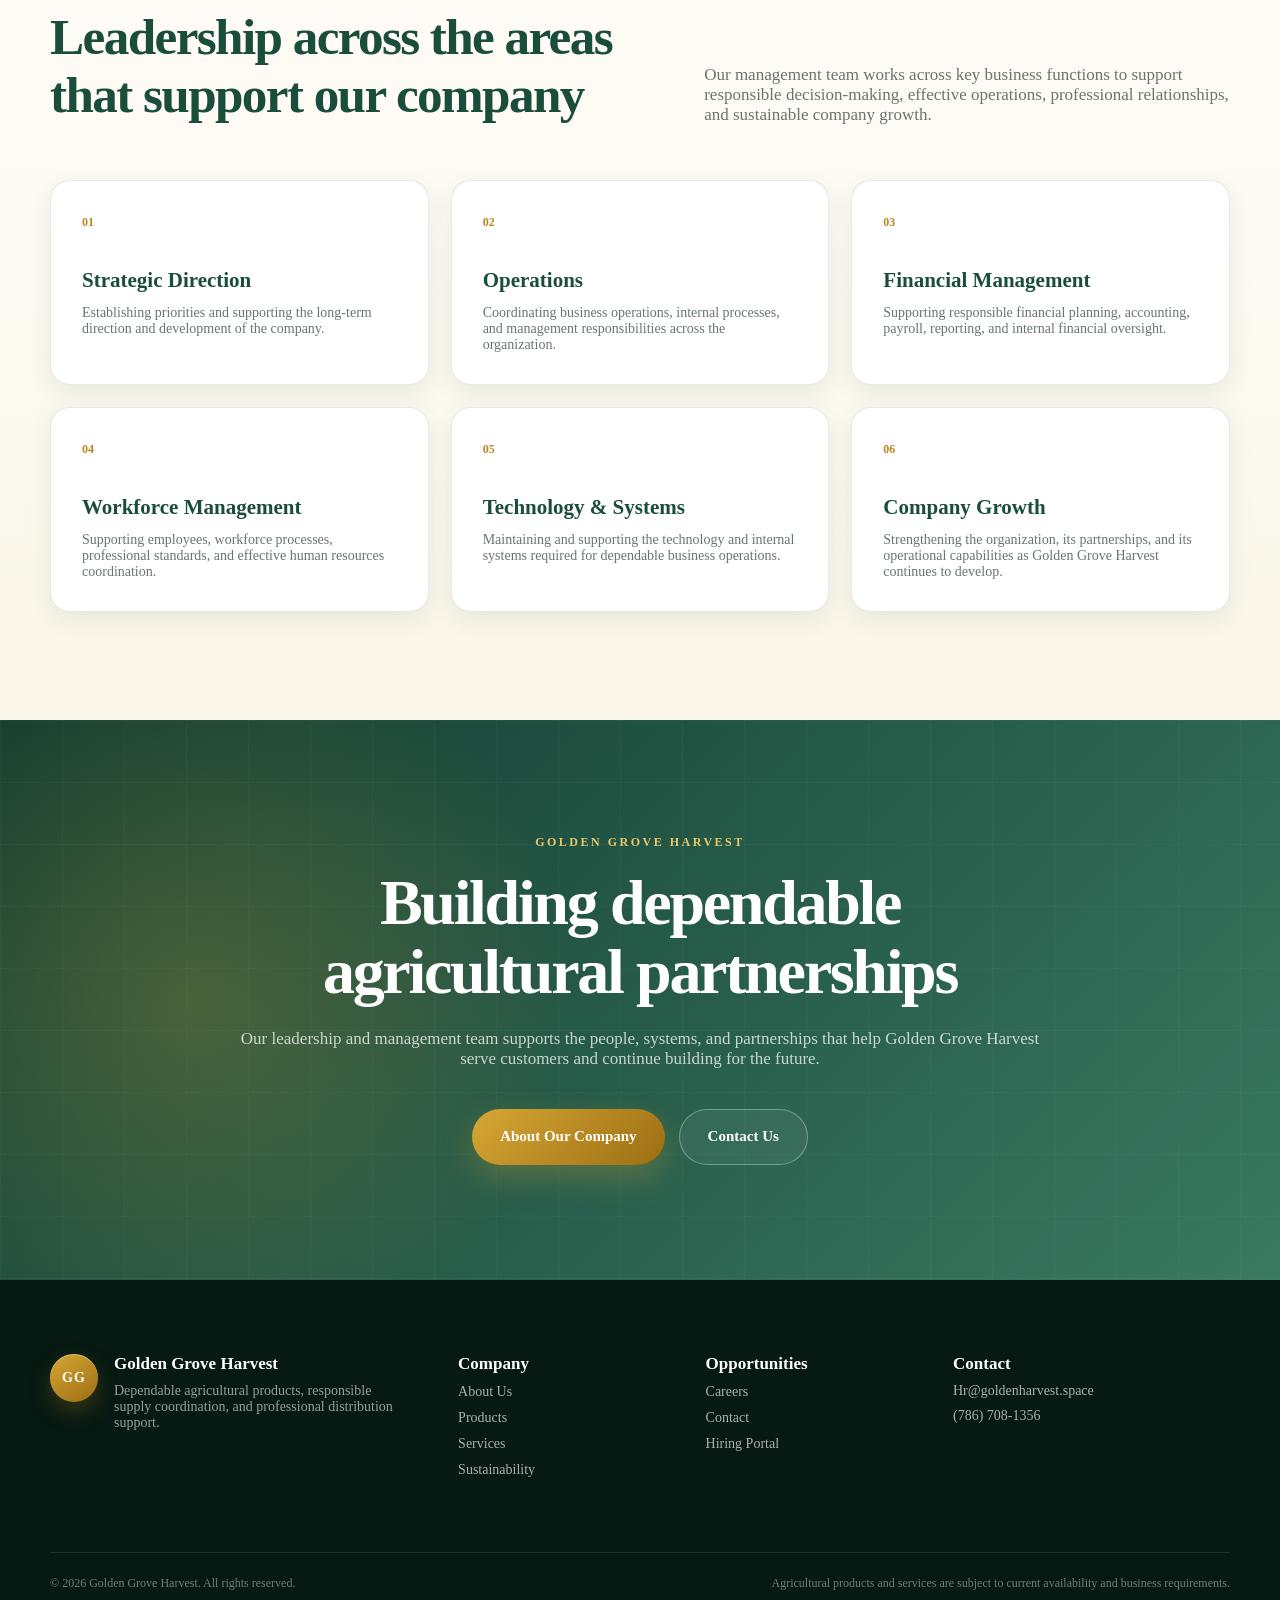
<file: leadership.html>
<!DOCTYPE html>
<html lang="en">

<head>
  <meta charset="UTF-8" />

  <meta
    name="viewport"
    content="width=device-width, initial-scale=1.0"
  />

  <meta
    name="description"
    content="Meet the leadership and management team of Golden Grove Harvest responsible for strategic direction, operations, finance, workforce management, technology, and continued growth."
  />

  <title>Leadership | Golden Grove Harvest</title>

  <link rel="stylesheet" href="global.css" />
</head>

<body>

  <!-- Navigation -->
  <nav class="top-nav" aria-label="Main navigation">

    <div class="security-notice">
      <strong>Fraud &amp; Impersonation Alert:</strong>
      Beware of fake websites, pages, and individuals claiming to represent
      Golden Grove Harvest. Our official website is
      <strong>goldenharvest.space</strong>. Always verify company communications
      before sharing personal information or making any transaction.
    </div>

    <div class="nav-container">

      <a class="nav-brand" href="index.html">
        <span class="brand-mark">GG</span>

        <span class="brand-text">
          <strong>Golden Grove Harvest</strong>
          <small>Agriculture &amp; Distribution</small>
        </span>
      </a>

      <button
        class="menu-toggle"
        type="button"
        aria-label="Open navigation menu"
        aria-expanded="false"
      >
        ☰
      </button>

      <div class="nav-links">
        <a href="about.html">About Us</a>
        <a href="products.html">Products</a>
        <a href="services.html">Services</a>
        <a href="leadership.html">Leadership</a>
        <a href="sustainability.html">Sustainability</a>
        <a href="index.html#careers">Careers</a>

        <a href="index.html#contact" class="nav-contact-btn">
          Contact Us
        </a>
      </div>

    </div>
  </nav>


  <main>

    <!-- Leadership -->
    <section
      id="leadership"
      class="section leadership-section"
      style="padding-top: 230px;"
    >

      <div class="section-container">

        <div class="center-heading">

          <p class="section-label">
            Company Leadership
          </p>

          <h2>
            Meet Our Leadership &amp; Management Team
          </h2>

          <p>
            Golden Grove Harvest is supported by a leadership and management
            team responsible for strategic direction, operations, financial
            management, workforce development, technology, and the continued
            growth of the company.
          </p>

        </div>


        <div class="leadership-grid">

          <!-- Staci Armstrong -->
          <article class="leader-card">

            <div class="leader-image">
              <img
                src="images/staci-armstrong.jpg"
                alt="Staci Armstrong"
              />
            </div>

            <div class="leader-content">

              <h3>
                Staci Armstrong
              </h3>

              <p class="leader-role">
                Owner
              </p>

              <p>
                Provides ownership oversight and supports the long-term
                direction, development, and continued growth of Golden
                Grove Harvest.
              </p>

            </div>

          </article>


          <!-- Cliff James Eutzler -->
          <article class="leader-card">

            <div class="leader-image">
              <img
                src="images/cliff-james-eutzler.jpg"
                alt="Cliff James Eutzler"
              />
            </div>

            <div class="leader-content">

              <h3>
                Cliff James Eutzler
              </h3>

              <p class="leader-role">
                President
              </p>

              <p>
                Provides executive leadership and helps guide company
                strategy, business development, organizational priorities,
                and overall performance.
              </p>

            </div>

          </article>


          <!-- Michael Ketcham -->
          <article class="leader-card">

            <div class="leader-image">
              <img
                src="images/michael-ketcham.jpg"
                alt="Michael Ketcham"
              />
            </div>

            <div class="leader-content">

              <h3>
                Michael Ketcham
              </h3>

              <p class="leader-role">
                Chief Operating Officer &amp; Board Chair
              </p>

              <p>
                Oversees operational direction and helps coordinate company
                systems, management priorities, organizational performance,
                and board leadership.
              </p>

            </div>

          </article>


          <!-- Susan Mensaah -->
          <article class="leader-card">

            <div class="leader-image">
              <img
                src="images/susan-mensaah.jpg"
                alt="Ms. Susan Mensaah"
              />
            </div>

            <div class="leader-content">

              <h3>
                Ms. Susan Mensaah
              </h3>

              <p class="leader-role">
                Chief Financial Officer / Finance Director
              </p>

              <span class="leader-badge">
                Board Member
              </span>

              <p>
                Supports financial leadership, planning, oversight, reporting,
                and responsible management of the company's financial
                operations.
              </p>

            </div>

          </article>


          <!-- Jon Simon -->
          <article class="leader-card">

            <div class="leader-image">
              <img
                src="images/jon-simon.jpg"
                alt="Jon Simon"
              />
            </div>

            <div class="leader-content">

              <h3>
                Jon Simon
              </h3>

              <p class="leader-role">
                HR Director / HR Supervisor
              </p>

              <span class="leader-badge">
                Board Member
              </span>

              <p>
                Oversees human resources coordination, workforce support,
                employee processes, and organizational people-management
                responsibilities.
              </p>

            </div>

          </article>


          <!-- Theo Donald -->
          <article class="leader-card">

            <div class="leader-image">
              <img
                src="images/theo-donald.jpg"
                alt="Theo Donald"
              />
            </div>

            <div class="leader-content">

              <h3>
                Theo Donald
              </h3>

              <p class="leader-role">
                Payroll &amp; Accounting Manager
              </p>

              <span class="leader-badge">
                Board Member
              </span>

              <p>
                Supports payroll administration, accounting coordination,
                financial record processes, and related internal operational
                responsibilities.
              </p>

            </div>

          </article>


          <!-- Andy Divine -->
          <article class="leader-card">

            <div class="leader-image">
              <img
                src="images/andy-divine.jpg"
                alt="Andy Divine"
              />
            </div>

            <div class="leader-content">

              <h3>
                Andy Divine
              </h3>

              <p class="leader-role">
                IT / Systems Manager
              </p>

              <p>
                Supports company technology, internal systems, digital
                operations, technical coordination, and the systems required
                for efficient business operations.
              </p>

            </div>

          </article>

        </div>

      </div>

    </section>


    <!-- Leadership Approach -->
    <section class="section mission-section">

      <div class="section-container mission-grid">

        <article class="mission-card">

          <p class="card-number">
            01
          </p>

          <p class="section-label">
            Leadership approach
          </p>

          <h2>
            Responsible leadership built around clear direction,
            accountability, and dependable business operations.
          </h2>

        </article>


        <article class="vision-card">

          <p class="card-number">
            02
          </p>

          <p class="section-label">
            Working together
          </p>

          <h2>
            Our management structure brings together operational,
            financial, workforce, and technology leadership to support
            the continued development of Golden Grove Harvest.
          </h2>

        </article>

      </div>

    </section>


    <!-- Management Focus -->
    <section class="section services-section">

      <div class="section-container">

        <div class="section-heading services-heading">

          <div>

            <p class="section-label">
              Management focus
            </p>

            <h2>
              Leadership across the areas that support our company
            </h2>

          </div>

          <p>
            Our management team works across key business functions to
            support responsible decision-making, effective operations,
            professional relationships, and sustainable company growth.
          </p>

        </div>


        <div class="services-grid">

          <article class="service-card">

            <span class="service-number">
              01
            </span>

            <h3>
              Strategic Direction
            </h3>

            <p>
              Establishing priorities and supporting the long-term direction
              and development of the company.
            </p>

          </article>


          <article class="service-card">

            <span class="service-number">
              02
            </span>

            <h3>
              Operations
            </h3>

            <p>
              Coordinating business operations, internal processes, and
              management responsibilities across the organization.
            </p>

          </article>


          <article class="service-card">

            <span class="service-number">
              03
            </span>

            <h3>
              Financial Management
            </h3>

            <p>
              Supporting responsible financial planning, accounting,
              payroll, reporting, and internal financial oversight.
            </p>

          </article>


          <article class="service-card">

            <span class="service-number">
              04
            </span>

            <h3>
              Workforce Management
            </h3>

            <p>
              Supporting employees, workforce processes, professional
              standards, and effective human resources coordination.
            </p>

          </article>


          <article class="service-card">

            <span class="service-number">
              05
            </span>

            <h3>
              Technology &amp; Systems
            </h3>

            <p>
              Maintaining and supporting the technology and internal systems
              required for dependable business operations.
            </p>

          </article>


          <article class="service-card">

            <span class="service-number">
              06
            </span>

            <h3>
              Company Growth
            </h3>

            <p>
              Strengthening the organization, its partnerships, and its
              operational capabilities as Golden Grove Harvest continues
              to develop.
            </p>

          </article>

        </div>

      </div>

    </section>


    <!-- Final CTA -->
    <section class="final-cta">

      <div class="final-cta-overlay"></div>

      <div class="section-container final-cta-content">

        <p class="section-label">
          Golden Grove Harvest
        </p>

        <h2>
          Building dependable agricultural partnerships
        </h2>

        <p>
          Our leadership and management team supports the people, systems,
          and partnerships that help Golden Grove Harvest serve customers
          and continue building for the future.
        </p>

        <div class="final-actions">

          <a
            href="about.html"
            class="primary-btn"
          >
            About Our Company
          </a>

          <a
            href="index.html#contact"
            class="secondary-btn"
          >
            Contact Us
          </a>

        </div>

      </div>

    </section>

  </main>


  <!-- Footer -->
  <footer class="footer">

    <div class="footer-container">

      <div class="footer-brand">

        <span class="brand-mark">
          GG
        </span>

        <div>

          <strong>
            Golden Grove Harvest
          </strong>

          <p>
            Dependable agricultural products, responsible supply coordination,
            and professional distribution support.
          </p>

        </div>

      </div>


      <div class="footer-links">

        <strong>
          Company
        </strong>

        <a href="about.html">
          About Us
        </a>

        <a href="products.html">
          Products
        </a>

        <a href="services.html">
          Services
        </a>

        <a href="sustainability.html">
          Sustainability
        </a>

      </div>


      <div class="footer-links">

        <strong>
          Opportunities
        </strong>

        <a href="index.html#careers">
          Careers
        </a>

        <a href="index.html#contact">
          Contact
        </a>

        <a
          href="https://golden-1-harvest.vercel.app/"
          target="_blank"
          rel="noopener noreferrer"
        >
          Hiring Portal
        </a>

      </div>


      <div class="footer-contact">

        <strong>
          Contact
        </strong>

        <a href="mailto:Hr@goldenharvest.space">
          Hr@goldenharvest.space
        </a>

        <a href="tel:(786) 708-1356">
          (786) 708-1356
        </a>

      </div>

    </div>


    <div class="footer-bottom">

      <p>
        &copy; <span id="current-year"></span> Golden Grove Harvest.
        All rights reserved.
      </p>

      <p>
        Agricultural products and services are subject to current
        availability and business requirements.
      </p>

    </div>

  </footer>


  <script>

    const menuToggle = document.querySelector(".menu-toggle");
    const navLinks = document.querySelector(".nav-links");
    const navigationLinks = document.querySelectorAll(".nav-links a");
    const currentYear = document.getElementById("current-year");

    if (currentYear) {
      currentYear.textContent = new Date().getFullYear();
    }

    if (menuToggle && navLinks) {

      menuToggle.addEventListener("click", function () {

        const isOpen = navLinks.classList.toggle("open");

        menuToggle.setAttribute("aria-expanded", String(isOpen));
        menuToggle.textContent = isOpen ? "✕" : "☰";

      });

      navigationLinks.forEach(function (link) {

        link.addEventListener("click", function () {

          navLinks.classList.remove("open");
          menuToggle.setAttribute("aria-expanded", "false");
          menuToggle.textContent = "☰";

        });

      });

    }

  </script>

</body>
</html>
</file>
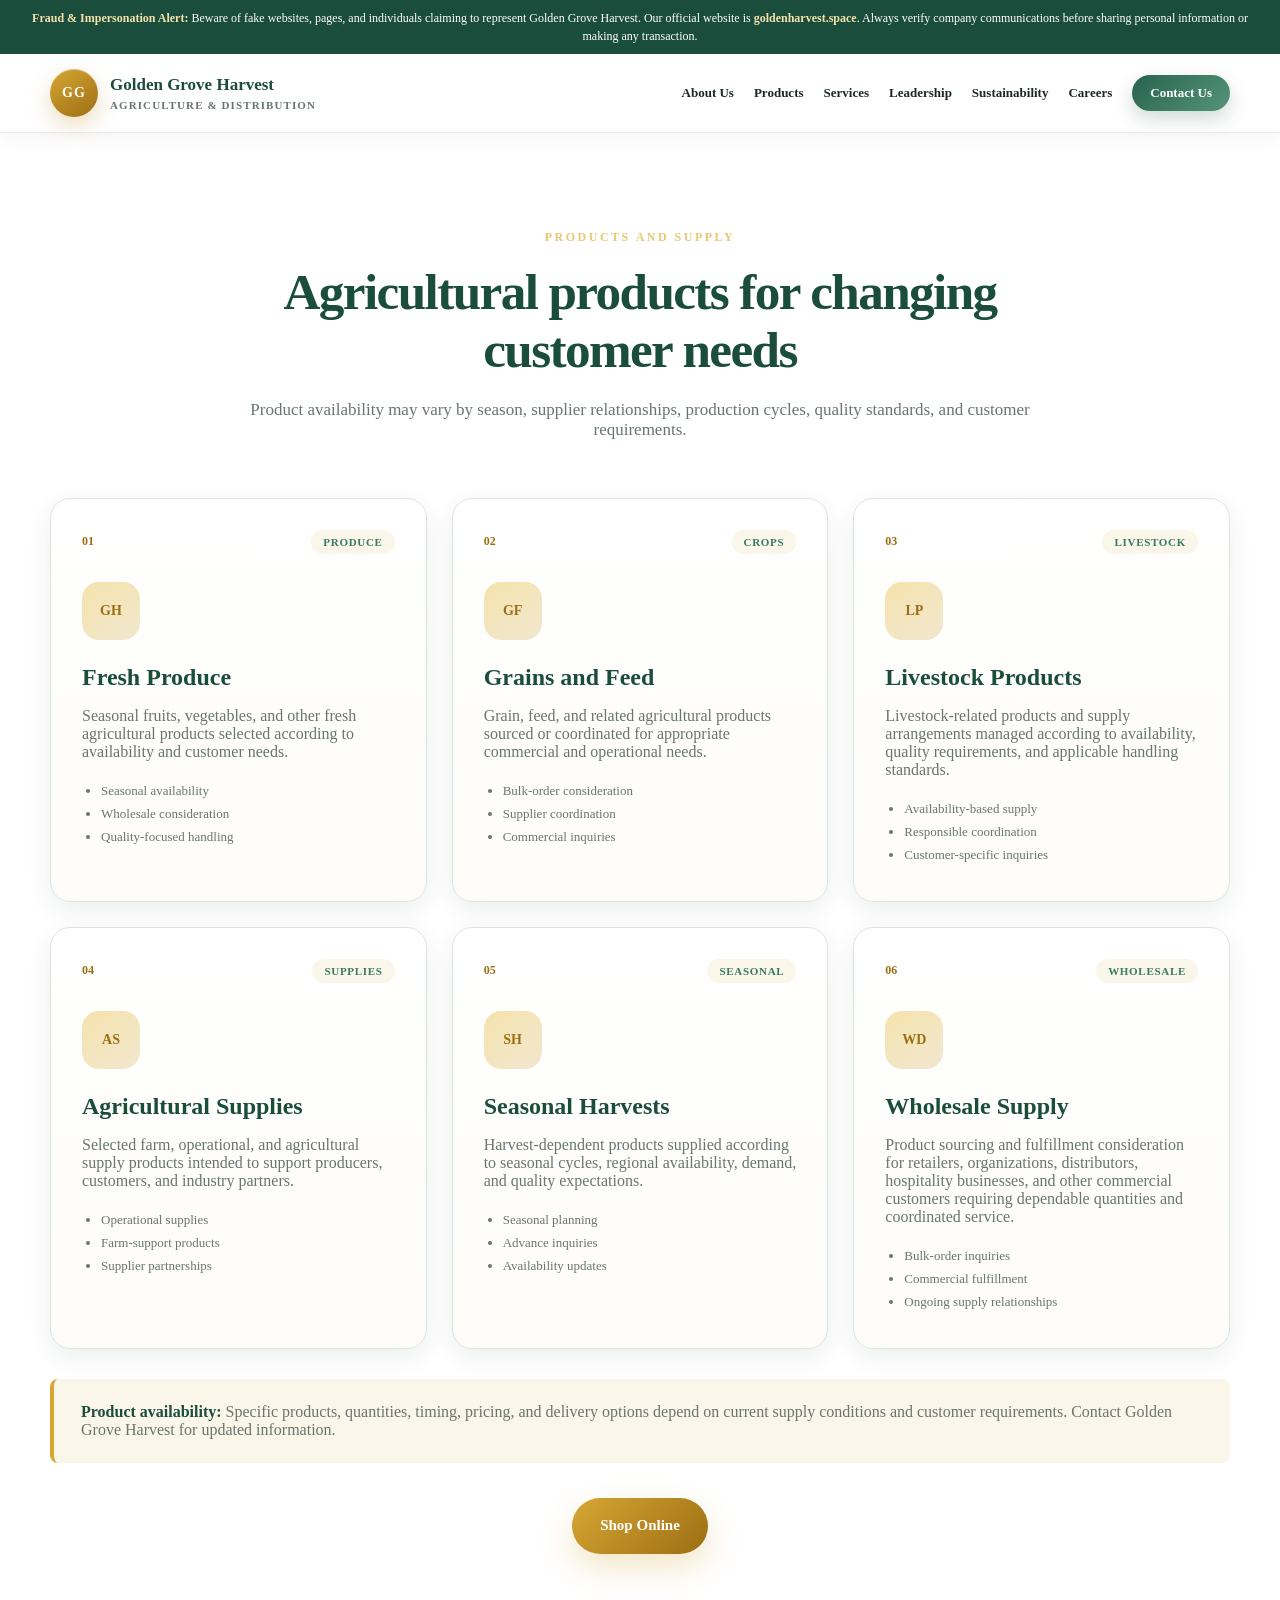
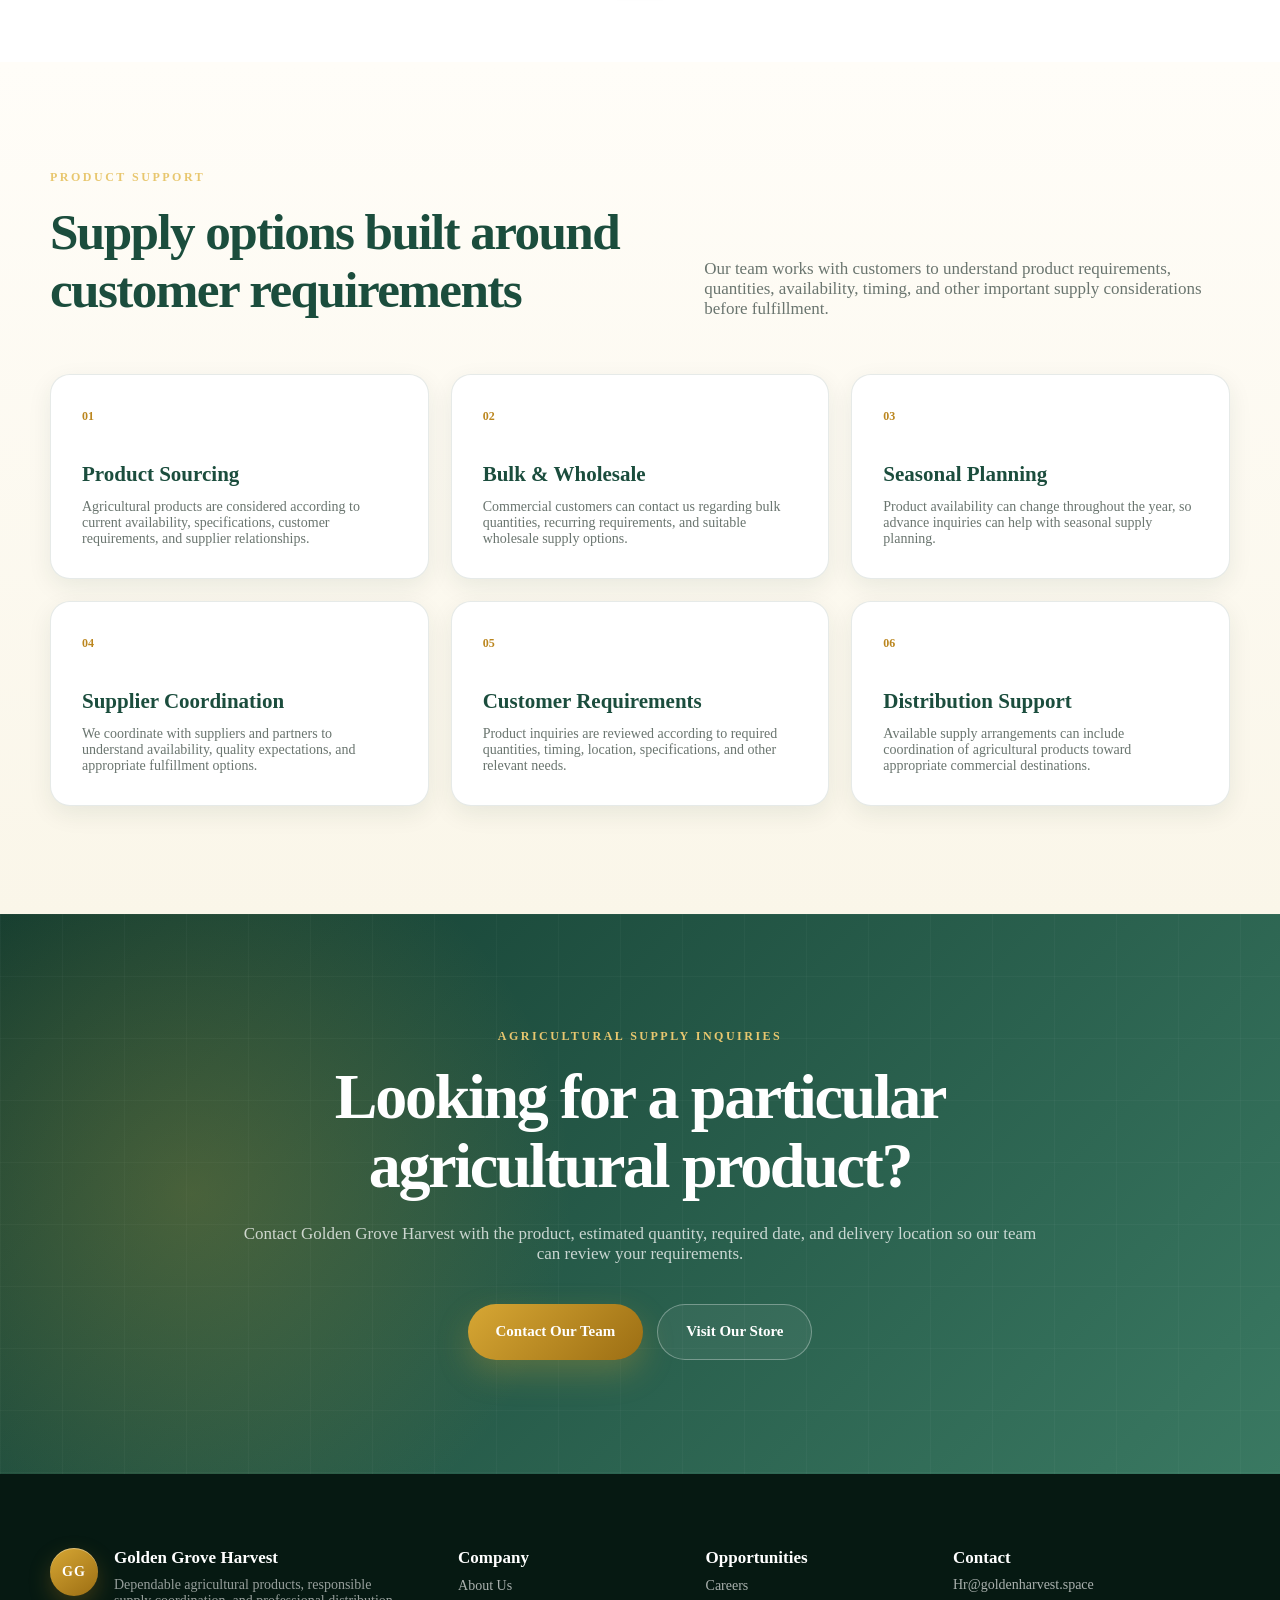
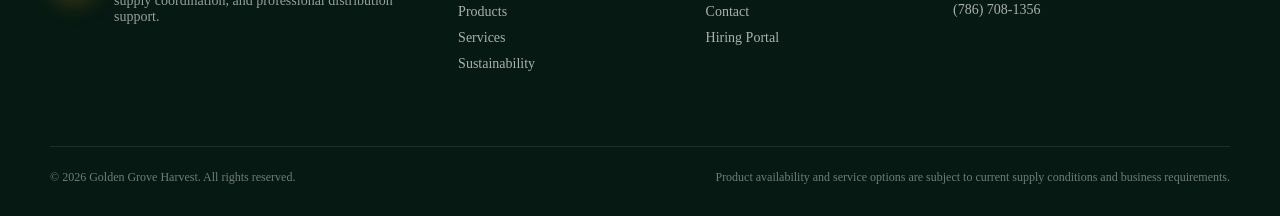
<file: products.html>
<!DOCTYPE html>
<html lang="en">

<head>
  <meta charset="UTF-8" />

  <meta
    name="viewport"
    content="width=device-width, initial-scale=1.0"
  />

  <meta
    name="description"
    content="Explore agricultural products and supply options available through Golden Grove Harvest, including fresh produce, grains and feed, livestock products, agricultural supplies, seasonal harvests, and wholesale supply."
  />

  <title>Products | Golden Grove Harvest</title>

  <link rel="stylesheet" href="global.css" />
</head>

<body>

  <!-- Navigation -->
  <nav class="top-nav" aria-label="Main navigation">

    <div class="security-notice">
      <strong>Fraud &amp; Impersonation Alert:</strong>
      Beware of fake websites, pages, and individuals claiming to represent
      Golden Grove Harvest. Our official website is
      <strong>goldenharvest.space</strong>. Always verify company communications
      before sharing personal information or making any transaction.
    </div>

    <div class="nav-container">

      <a class="nav-brand" href="index.html">
        <span class="brand-mark">GG</span>

        <span class="brand-text">
          <strong>Golden Grove Harvest</strong>
          <small>Agriculture &amp; Distribution</small>
        </span>
      </a>

      <button
        class="menu-toggle"
        type="button"
        aria-label="Open navigation menu"
        aria-expanded="false"
      >
        ☰
      </button>

      <div class="nav-links">
        <a href="about.html">About Us</a>
        <a href="products.html">Products</a>
        <a href="services.html">Services</a>
        <a href="leadership.html">Leadership</a>
        <a href="sustainability.html">Sustainability</a>
        <a href="index.html#careers">Careers</a>

        <a href="index.html#contact" class="nav-contact-btn">
          Contact Us
        </a>
      </div>

    </div>
  </nav>


  <main>

    <!-- Products -->
    <section
      id="products"
      class="section products-section"
      style="padding-top: 230px;"
    >

      <div class="section-container">

        <div class="center-heading">

          <p class="section-label">
            Products and supply
          </p>

          <h2>
            Agricultural products for changing customer needs
          </h2>

          <p>
            Product availability may vary by season, supplier relationships,
            production cycles, quality standards, and customer requirements.
          </p>

        </div>


        <div class="products-grid">

          <!-- Fresh Produce -->
          <article class="product-card">

            <div class="product-top">
              <span class="product-number">01</span>
              <span class="product-category">Produce</span>
            </div>

            <div class="product-icon">
              GH
            </div>

            <h3>
              Fresh Produce
            </h3>

            <p>
              Seasonal fruits, vegetables, and other fresh agricultural
              products selected according to availability and customer needs.
            </p>

            <ul>
              <li>Seasonal availability</li>
              <li>Wholesale consideration</li>
              <li>Quality-focused handling</li>
            </ul>

          </article>


          <!-- Grains and Feed -->
          <article class="product-card">

            <div class="product-top">
              <span class="product-number">02</span>
              <span class="product-category">Crops</span>
            </div>

            <div class="product-icon">
              GF
            </div>

            <h3>
              Grains and Feed
            </h3>

            <p>
              Grain, feed, and related agricultural products sourced or
              coordinated for appropriate commercial and operational needs.
            </p>

            <ul>
              <li>Bulk-order consideration</li>
              <li>Supplier coordination</li>
              <li>Commercial inquiries</li>
            </ul>

          </article>


          <!-- Livestock Products -->
          <article class="product-card">

            <div class="product-top">
              <span class="product-number">03</span>
              <span class="product-category">Livestock</span>
            </div>

            <div class="product-icon">
              LP
            </div>

            <h3>
              Livestock Products
            </h3>

            <p>
              Livestock-related products and supply arrangements managed
              according to availability, quality requirements, and applicable
              handling standards.
            </p>

            <ul>
              <li>Availability-based supply</li>
              <li>Responsible coordination</li>
              <li>Customer-specific inquiries</li>
            </ul>

          </article>


          <!-- Agricultural Supplies -->
          <article class="product-card">

            <div class="product-top">
              <span class="product-number">04</span>
              <span class="product-category">Supplies</span>
            </div>

            <div class="product-icon">
              AS
            </div>

            <h3>
              Agricultural Supplies
            </h3>

            <p>
              Selected farm, operational, and agricultural supply products
              intended to support producers, customers, and industry partners.
            </p>

            <ul>
              <li>Operational supplies</li>
              <li>Farm-support products</li>
              <li>Supplier partnerships</li>
            </ul>

          </article>


          <!-- Seasonal Harvests -->
          <article class="product-card">

            <div class="product-top">
              <span class="product-number">05</span>
              <span class="product-category">Seasonal</span>
            </div>

            <div class="product-icon">
              SH
            </div>

            <h3>
              Seasonal Harvests
            </h3>

            <p>
              Harvest-dependent products supplied according to seasonal
              cycles, regional availability, demand, and quality expectations.
            </p>

            <ul>
              <li>Seasonal planning</li>
              <li>Advance inquiries</li>
              <li>Availability updates</li>
            </ul>

          </article>


          <!-- Wholesale Supply -->
          <article class="product-card">

            <div class="product-top">
              <span class="product-number">06</span>
              <span class="product-category">Wholesale</span>
            </div>

            <div class="product-icon">
              WD
            </div>

            <h3>
              Wholesale Supply
            </h3>

            <p>
              Product sourcing and fulfillment consideration for retailers,
              organizations, distributors, hospitality businesses, and other
              commercial customers requiring dependable quantities and
              coordinated service.
            </p>

            <ul>
              <li>Bulk-order inquiries</li>
              <li>Commercial fulfillment</li>
              <li>Ongoing supply relationships</li>
            </ul>

          </article>

        </div>


        <!-- Product Availability Notice -->
        <div class="products-note">

          <strong>
            Product availability:
          </strong>

          Specific products, quantities, timing, pricing, and delivery options
          depend on current supply conditions and customer requirements.
          Contact Golden Grove Harvest for updated information.

        </div>


        <!-- Online Store -->
        <div class="shop-action">

          <a
            href="https://shop.goldenharvest.space/"
            class="primary-btn"
            target="_blank"
            rel="noopener noreferrer"
          >
            Shop Online
          </a>

        </div>

      </div>

    </section>


    <!-- Supply Support -->
    <section class="section services-section">

      <div class="section-container">

        <div class="section-heading services-heading">

          <div>

            <p class="section-label">
              Product support
            </p>

            <h2>
              Supply options built around customer requirements
            </h2>

          </div>

          <p>
            Our team works with customers to understand product requirements,
            quantities, availability, timing, and other important supply
            considerations before fulfillment.
          </p>

        </div>


        <div class="services-grid">

          <article class="service-card">

            <span class="service-number">
              01
            </span>

            <h3>
              Product Sourcing
            </h3>

            <p>
              Agricultural products are considered according to current
              availability, specifications, customer requirements, and
              supplier relationships.
            </p>

          </article>


          <article class="service-card">

            <span class="service-number">
              02
            </span>

            <h3>
              Bulk &amp; Wholesale
            </h3>

            <p>
              Commercial customers can contact us regarding bulk quantities,
              recurring requirements, and suitable wholesale supply options.
            </p>

          </article>


          <article class="service-card">

            <span class="service-number">
              03
            </span>

            <h3>
              Seasonal Planning
            </h3>

            <p>
              Product availability can change throughout the year, so advance
              inquiries can help with seasonal supply planning.
            </p>

          </article>


          <article class="service-card">

            <span class="service-number">
              04
            </span>

            <h3>
              Supplier Coordination
            </h3>

            <p>
              We coordinate with suppliers and partners to understand
              availability, quality expectations, and appropriate fulfillment
              options.
            </p>

          </article>


          <article class="service-card">

            <span class="service-number">
              05
            </span>

            <h3>
              Customer Requirements
            </h3>

            <p>
              Product inquiries are reviewed according to required quantities,
              timing, location, specifications, and other relevant needs.
            </p>

          </article>


          <article class="service-card">

            <span class="service-number">
              06
            </span>

            <h3>
              Distribution Support
            </h3>

            <p>
              Available supply arrangements can include coordination of
              agricultural products toward appropriate commercial
              destinations.
            </p>

          </article>

        </div>

      </div>

    </section>


    <!-- Final CTA -->
    <section class="final-cta">

      <div class="final-cta-overlay"></div>

      <div class="section-container final-cta-content">

        <p class="section-label">
          Agricultural supply inquiries
        </p>

        <h2>
          Looking for a particular agricultural product?
        </h2>

        <p>
          Contact Golden Grove Harvest with the product, estimated quantity,
          required date, and delivery location so our team can review your
          requirements.
        </p>

        <div class="final-actions">

          <a
            href="index.html#contact"
            class="primary-btn"
          >
            Contact Our Team
          </a>

          <a
            href="https://shop.goldenharvest.space/"
            class="secondary-btn"
            target="_blank"
            rel="noopener noreferrer"
          >
            Visit Our Store
          </a>

        </div>

      </div>

    </section>

  </main>


  <!-- Footer -->
  <footer class="footer">

    <div class="footer-container">

      <div class="footer-brand">

        <span class="brand-mark">
          GG
        </span>

        <div>

          <strong>
            Golden Grove Harvest
          </strong>

          <p>
            Dependable agricultural products, responsible supply coordination,
            and professional distribution support.
          </p>

        </div>

      </div>


      <div class="footer-links">

        <strong>
          Company
        </strong>

        <a href="about.html">
          About Us
        </a>

        <a href="products.html">
          Products
        </a>

        <a href="services.html">
          Services
        </a>

        <a href="sustainability.html">
          Sustainability
        </a>

      </div>


      <div class="footer-links">

        <strong>
          Opportunities
        </strong>

        <a href="index.html#careers">
          Careers
        </a>

        <a href="index.html#contact">
          Contact
        </a>

        <a
          href="https://golden-1-harvest.vercel.app/"
          target="_blank"
          rel="noopener noreferrer"
        >
          Hiring Portal
        </a>

      </div>


      <div class="footer-contact">

        <strong>
          Contact
        </strong>

        <a href="mailto:Hr@goldenharvest.space">
          Hr@goldenharvest.space
        </a>

        <a href="tel:(786) 708-1356">
          (786) 708-1356
        </a>

      </div>

    </div>


    <div class="footer-bottom">

      <p>
        &copy; <span id="current-year"></span> Golden Grove Harvest.
        All rights reserved.
      </p>

      <p>
        Product availability and service options are subject to current supply
        conditions and business requirements.
      </p>

    </div>

  </footer>


  <script>

    const menuToggle = document.querySelector(".menu-toggle");
    const navLinks = document.querySelector(".nav-links");
    const navigationLinks = document.querySelectorAll(".nav-links a");
    const currentYear = document.getElementById("current-year");

    if (currentYear) {
      currentYear.textContent = new Date().getFullYear();
    }

    if (menuToggle && navLinks) {

      menuToggle.addEventListener("click", function () {

        const isOpen = navLinks.classList.toggle("open");

        menuToggle.setAttribute("aria-expanded", String(isOpen));
        menuToggle.textContent = isOpen ? "✕" : "☰";

      });

      navigationLinks.forEach(function (link) {

        link.addEventListener("click", function () {

          navLinks.classList.remove("open");
          menuToggle.setAttribute("aria-expanded", "false");
          menuToggle.textContent = "☰";

        });

      });

    }

  </script>

</body>
</html>
</file>
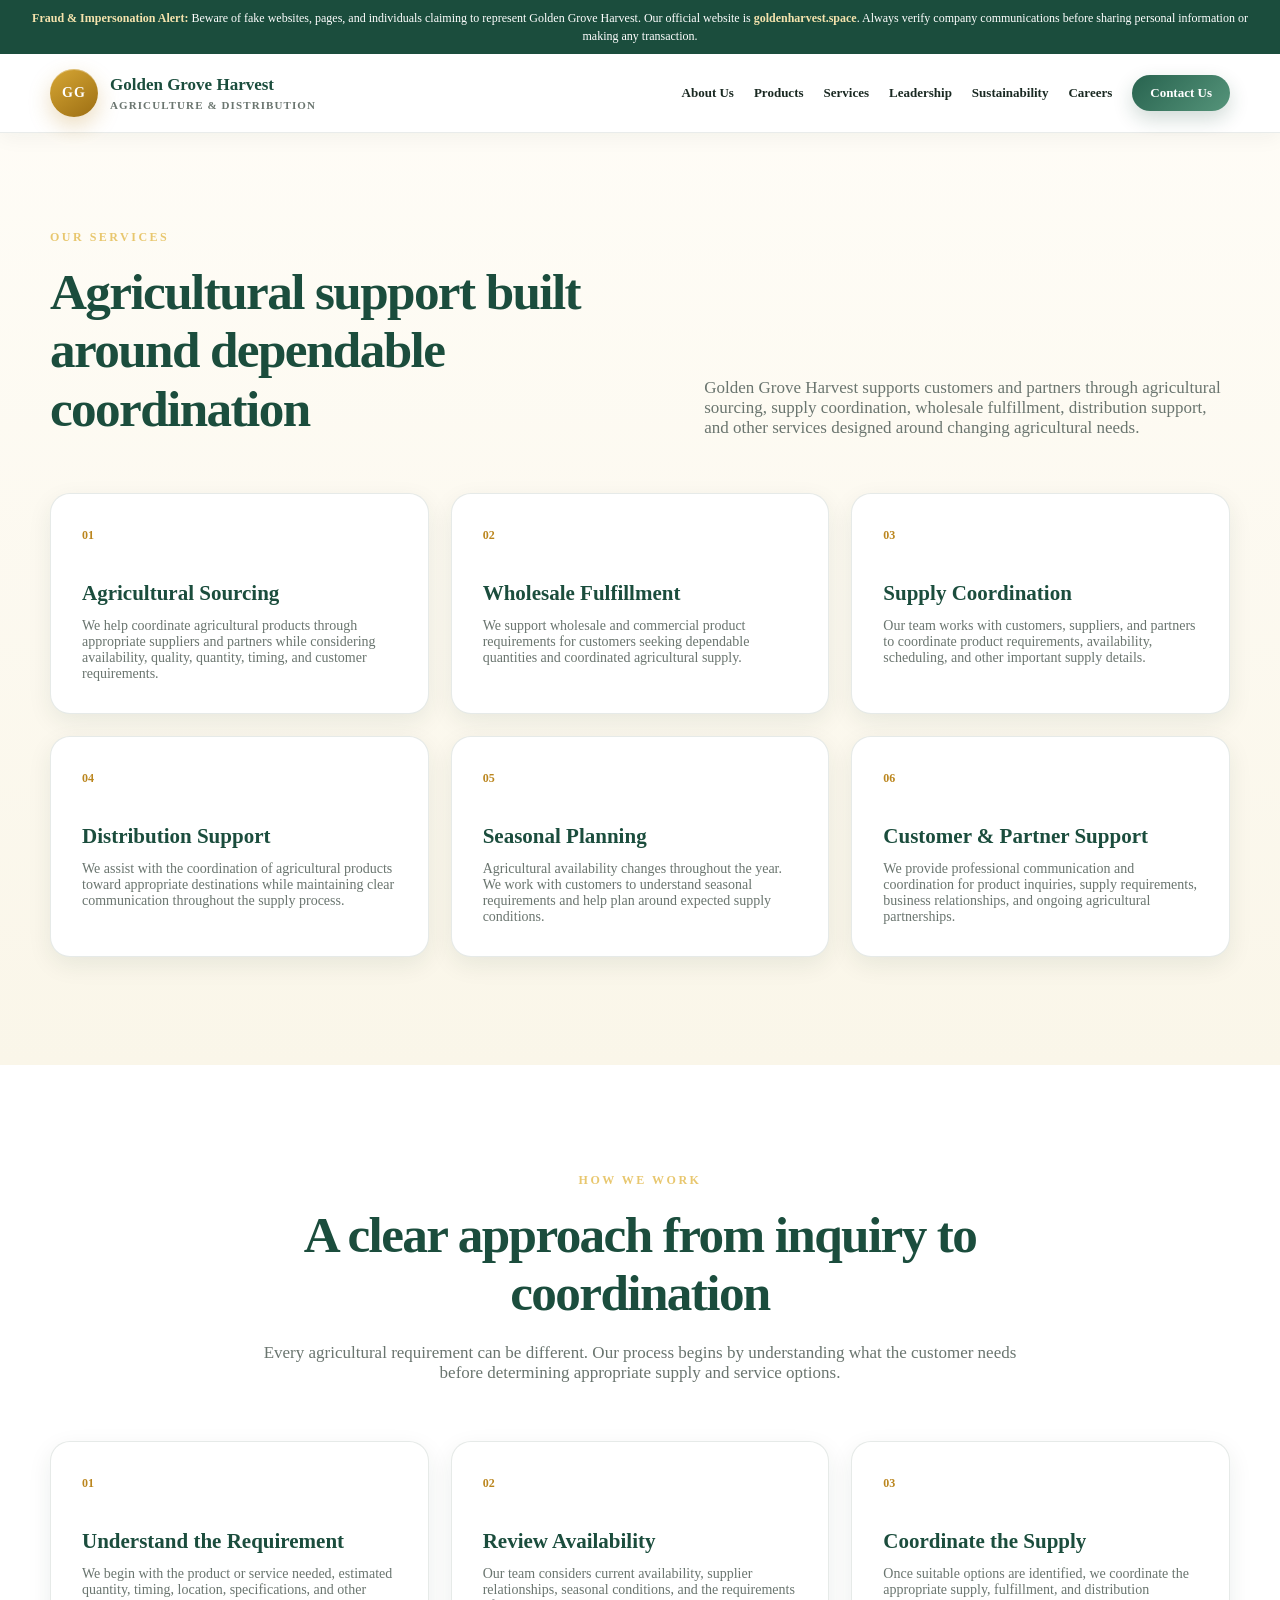
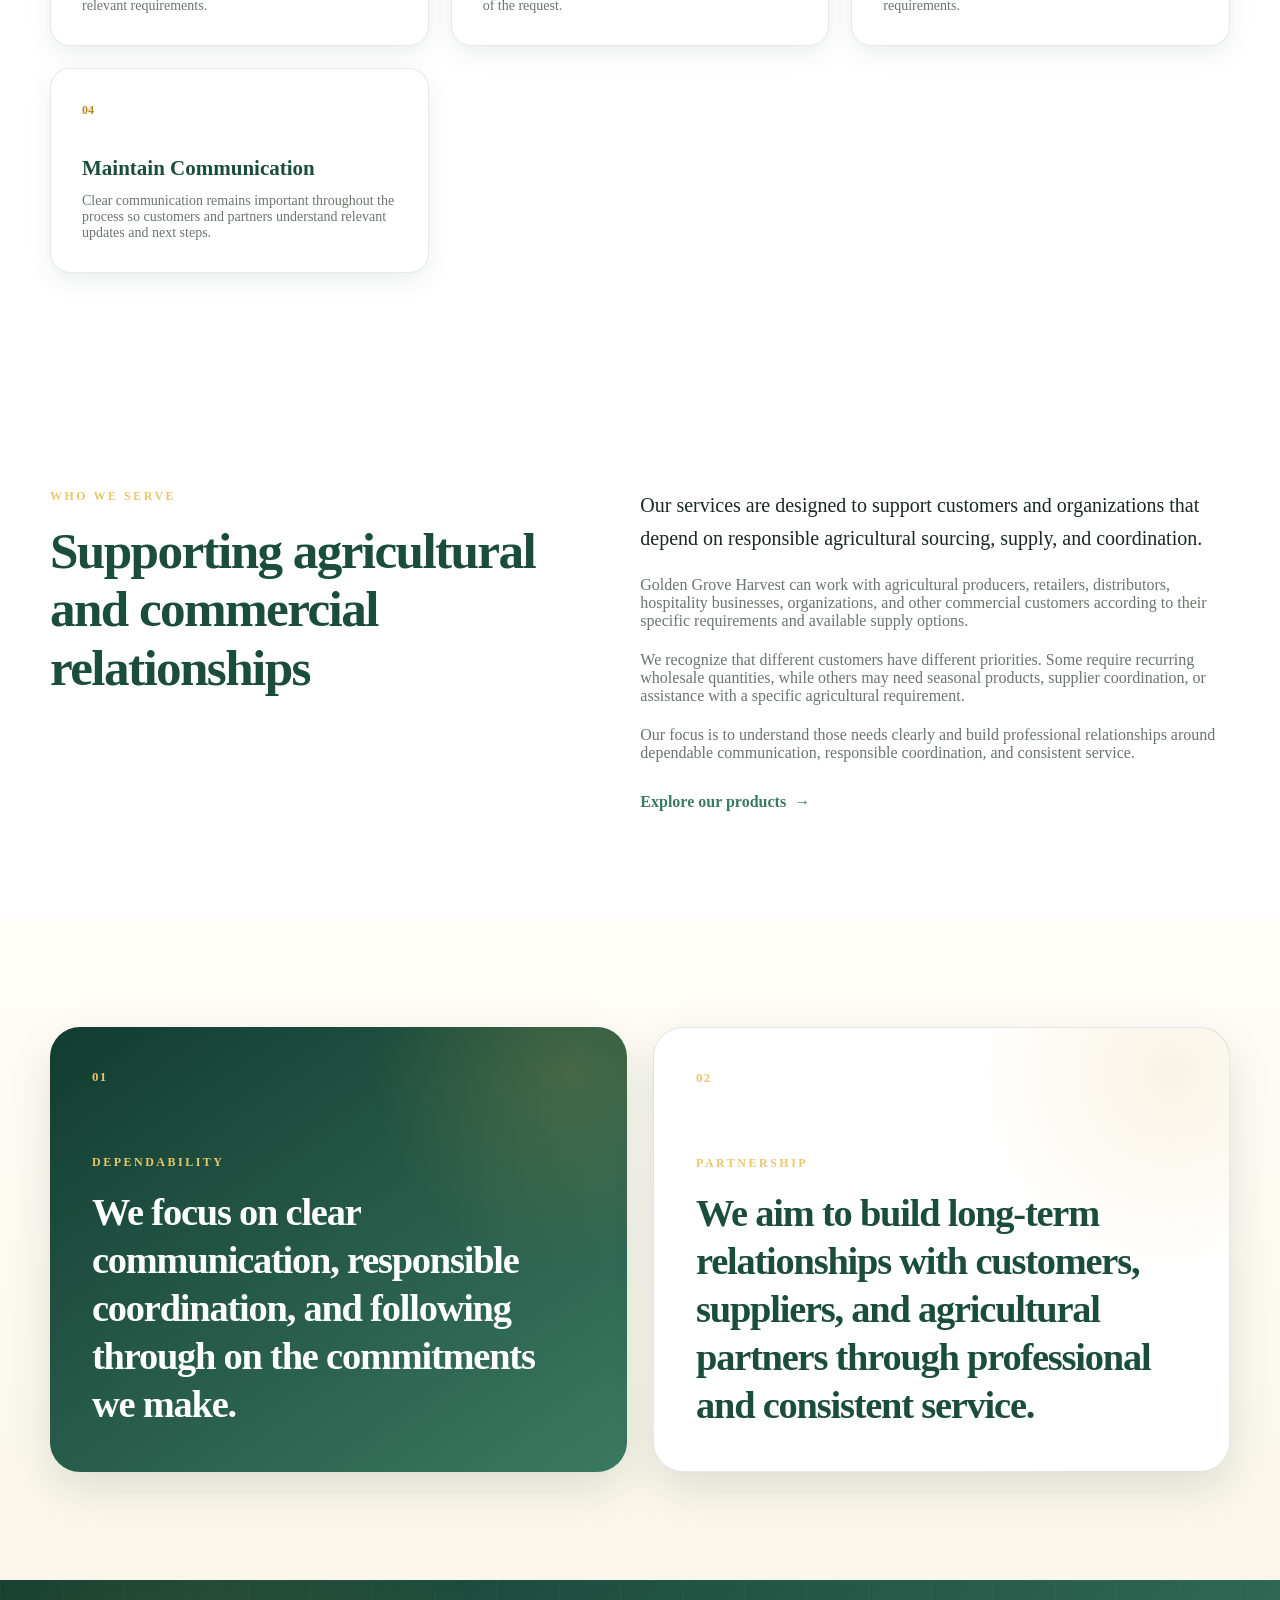
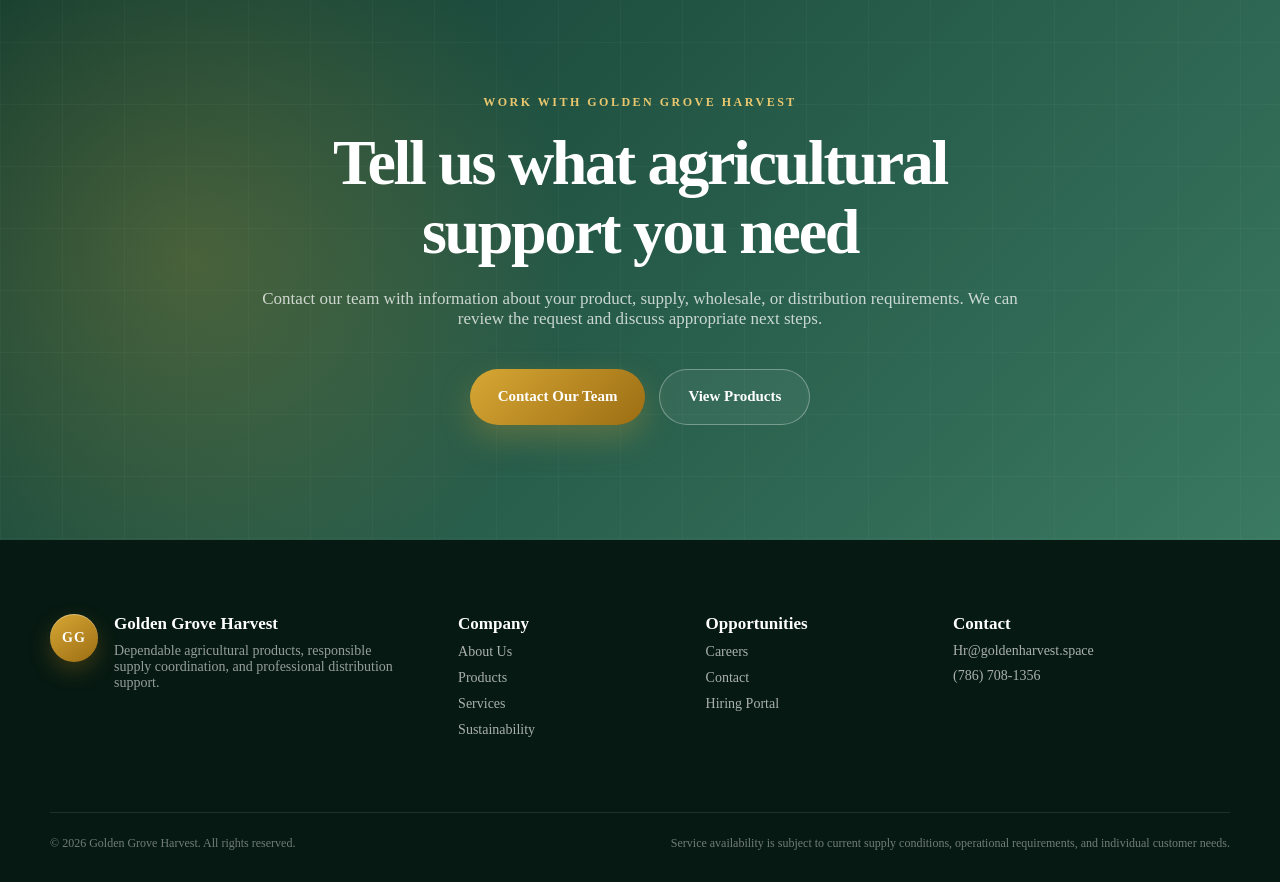
<file: services.html>
<!DOCTYPE html>
<html lang="en">

<head>
  <meta charset="UTF-8" />

  <meta
    name="viewport"
    content="width=device-width, initial-scale=1.0"
  />

  <meta
    name="description"
    content="Explore Golden Grove Harvest agricultural services, including sourcing, wholesale fulfillment, supply coordination, distribution support, seasonal planning, and customer service."
  />

  <title>Services | Golden Grove Harvest</title>

  <link rel="stylesheet" href="global.css" />
</head>

<body>

  <!-- Navigation -->
  <nav class="top-nav" aria-label="Main navigation">

    <div class="security-notice">
      <strong>Fraud &amp; Impersonation Alert:</strong>
      Beware of fake websites, pages, and individuals claiming to represent
      Golden Grove Harvest. Our official website is
      <strong>goldenharvest.space</strong>. Always verify company communications
      before sharing personal information or making any transaction.
    </div>

    <div class="nav-container">

      <a class="nav-brand" href="index.html">
        <span class="brand-mark">GG</span>

        <span class="brand-text">
          <strong>Golden Grove Harvest</strong>
          <small>Agriculture &amp; Distribution</small>
        </span>
      </a>

      <button
        class="menu-toggle"
        type="button"
        aria-label="Open navigation menu"
        aria-expanded="false"
      >
        ☰
      </button>

      <div class="nav-links">
        <a href="about.html">About Us</a>
        <a href="products.html">Products</a>
        <a href="services.html">Services</a>
        <a href="leadership.html">Leadership</a>
        <a href="sustainability.html">Sustainability</a>
        <a href="index.html#careers">Careers</a>

        <a href="index.html#contact" class="nav-contact-btn">
          Contact Us
        </a>
      </div>

    </div>
  </nav>


  <main>

    <!-- Services Introduction -->
    <section
      id="services"
      class="section services-section"
      style="padding-top: 230px;"
    >

      <div class="section-container">

        <div class="section-heading services-heading">

          <div>
            <p class="section-label">
              Our services
            </p>

            <h2>
              Agricultural support built around dependable coordination
            </h2>
          </div>

          <p>
            Golden Grove Harvest supports customers and partners through
            agricultural sourcing, supply coordination, wholesale fulfillment,
            distribution support, and other services designed around changing
            agricultural needs.
          </p>

        </div>


        <div class="services-grid">

          <!-- Service 01 -->
          <article class="service-card">

            <span class="service-number">
              01
            </span>

            <h3>
              Agricultural Sourcing
            </h3>

            <p>
              We help coordinate agricultural products through appropriate
              suppliers and partners while considering availability, quality,
              quantity, timing, and customer requirements.
            </p>

          </article>


          <!-- Service 02 -->
          <article class="service-card">

            <span class="service-number">
              02
            </span>

            <h3>
              Wholesale Fulfillment
            </h3>

            <p>
              We support wholesale and commercial product requirements for
              customers seeking dependable quantities and coordinated
              agricultural supply.
            </p>

          </article>


          <!-- Service 03 -->
          <article class="service-card">

            <span class="service-number">
              03
            </span>

            <h3>
              Supply Coordination
            </h3>

            <p>
              Our team works with customers, suppliers, and partners to
              coordinate product requirements, availability, scheduling,
              and other important supply details.
            </p>

          </article>


          <!-- Service 04 -->
          <article class="service-card">

            <span class="service-number">
              04
            </span>

            <h3>
              Distribution Support
            </h3>

            <p>
              We assist with the coordination of agricultural products toward
              appropriate destinations while maintaining clear communication
              throughout the supply process.
            </p>

          </article>


          <!-- Service 05 -->
          <article class="service-card">

            <span class="service-number">
              05
            </span>

            <h3>
              Seasonal Planning
            </h3>

            <p>
              Agricultural availability changes throughout the year. We work
              with customers to understand seasonal requirements and help
              plan around expected supply conditions.
            </p>

          </article>


          <!-- Service 06 -->
          <article class="service-card">

            <span class="service-number">
              06
            </span>

            <h3>
              Customer &amp; Partner Support
            </h3>

            <p>
              We provide professional communication and coordination for
              product inquiries, supply requirements, business relationships,
              and ongoing agricultural partnerships.
            </p>

          </article>

        </div>

      </div>

    </section>


    <!-- How We Work -->
    <section class="section process-section">

      <div class="section-container">

        <div class="center-heading">

          <p class="section-label">
            How we work
          </p>

          <h2>
            A clear approach from inquiry to coordination
          </h2>

          <p>
            Every agricultural requirement can be different. Our process
            begins by understanding what the customer needs before determining
            appropriate supply and service options.
          </p>

        </div>


        <div class="services-grid">

          <article class="service-card">

            <span class="service-number">
              01
            </span>

            <h3>
              Understand the Requirement
            </h3>

            <p>
              We begin with the product or service needed, estimated quantity,
              timing, location, specifications, and other relevant
              requirements.
            </p>

          </article>


          <article class="service-card">

            <span class="service-number">
              02
            </span>

            <h3>
              Review Availability
            </h3>

            <p>
              Our team considers current availability, supplier relationships,
              seasonal conditions, and the requirements of the request.
            </p>

          </article>


          <article class="service-card">

            <span class="service-number">
              03
            </span>

            <h3>
              Coordinate the Supply
            </h3>

            <p>
              Once suitable options are identified, we coordinate the
              appropriate supply, fulfillment, and distribution requirements.
            </p>

          </article>


          <article class="service-card">

            <span class="service-number">
              04
            </span>

            <h3>
              Maintain Communication
            </h3>

            <p>
              Clear communication remains important throughout the process so
              customers and partners understand relevant updates and next
              steps.
            </p>

          </article>

        </div>

      </div>

    </section>


    <!-- Who We Serve -->
    <section class="section about-section">

      <div class="section-container about-grid">

        <div class="section-heading">

          <p class="section-label">
            Who we serve
          </p>

          <h2>
            Supporting agricultural and commercial relationships
          </h2>

        </div>


        <div class="about-content">

          <p class="lead-text">
            Our services are designed to support customers and organizations
            that depend on responsible agricultural sourcing, supply, and
            coordination.
          </p>

          <p>
            Golden Grove Harvest can work with agricultural producers,
            retailers, distributors, hospitality businesses, organizations,
            and other commercial customers according to their specific
            requirements and available supply options.
          </p>

          <p>
            We recognize that different customers have different priorities.
            Some require recurring wholesale quantities, while others may
            need seasonal products, supplier coordination, or assistance
            with a specific agricultural requirement.
          </p>

          <p>
            Our focus is to understand those needs clearly and build
            professional relationships around dependable communication,
            responsible coordination, and consistent service.
          </p>

          <a href="products.html" class="text-link">
            Explore our products
            <span>→</span>
          </a>

        </div>

      </div>

    </section>


    <!-- Service Principles -->
    <section class="section mission-section">

      <div class="section-container mission-grid">

        <article class="mission-card">

          <p class="card-number">
            01
          </p>

          <p class="section-label">
            Dependability
          </p>

          <h2>
            We focus on clear communication, responsible coordination,
            and following through on the commitments we make.
          </h2>

        </article>


        <article class="vision-card">

          <p class="card-number">
            02
          </p>

          <p class="section-label">
            Partnership
          </p>

          <h2>
            We aim to build long-term relationships with customers,
            suppliers, and agricultural partners through professional
            and consistent service.
          </h2>

        </article>

      </div>

    </section>


    <!-- Final CTA -->
    <section class="final-cta">

      <div class="final-cta-overlay"></div>

      <div class="section-container final-cta-content">

        <p class="section-label">
          Work with Golden Grove Harvest
        </p>

        <h2>
          Tell us what agricultural support you need
        </h2>

        <p>
          Contact our team with information about your product, supply,
          wholesale, or distribution requirements. We can review the request
          and discuss appropriate next steps.
        </p>

        <div class="final-actions">

          <a
            href="index.html#contact"
            class="primary-btn"
          >
            Contact Our Team
          </a>

          <a
            href="products.html"
            class="secondary-btn"
          >
            View Products
          </a>

        </div>

      </div>

    </section>

  </main>


  <!-- Footer -->
  <footer class="footer">

    <div class="footer-container">

      <div class="footer-brand">

        <span class="brand-mark">
          GG
        </span>

        <div>

          <strong>
            Golden Grove Harvest
          </strong>

          <p>
            Dependable agricultural products, responsible supply coordination,
            and professional distribution support.
          </p>

        </div>

      </div>


      <div class="footer-links">

        <strong>
          Company
        </strong>

        <a href="about.html">
          About Us
        </a>

        <a href="products.html">
          Products
        </a>

        <a href="services.html">
          Services
        </a>

        <a href="sustainability.html">
          Sustainability
        </a>

      </div>


      <div class="footer-links">

        <strong>
          Opportunities
        </strong>

        <a href="index.html#careers">
          Careers
        </a>

        <a href="index.html#contact">
          Contact
        </a>

        <a
          href="https://golden-1-harvest.vercel.app/"
          target="_blank"
          rel="noopener noreferrer"
        >
          Hiring Portal
        </a>

      </div>


      <div class="footer-contact">

        <strong>
          Contact
        </strong>

        <a href="mailto:Hr@goldenharvest.space">
          Hr@goldenharvest.space
        </a>

        <a href="tel:(786) 708-1356">
          (786) 708-1356
        </a>

      </div>

    </div>


    <div class="footer-bottom">

      <p>
        &copy; <span id="current-year"></span> Golden Grove Harvest.
        All rights reserved.
      </p>

      <p>
        Service availability is subject to current supply conditions,
        operational requirements, and individual customer needs.
      </p>

    </div>

  </footer>


  <script>

    const menuToggle = document.querySelector(".menu-toggle");
    const navLinks = document.querySelector(".nav-links");
    const navigationLinks = document.querySelectorAll(".nav-links a");
    const currentYear = document.getElementById("current-year");

    if (currentYear) {
      currentYear.textContent = new Date().getFullYear();
    }

    if (menuToggle && navLinks) {

      menuToggle.addEventListener("click", function () {

        const isOpen = navLinks.classList.toggle("open");

        menuToggle.setAttribute("aria-expanded", String(isOpen));
        menuToggle.textContent = isOpen ? "✕" : "☰";

      });

      navigationLinks.forEach(function (link) {

        link.addEventListener("click", function () {

          navLinks.classList.remove("open");
          menuToggle.setAttribute("aria-expanded", "false");
          menuToggle.textContent = "☰";

        });

      });

    }

  </script>

</body>
</html>
</file>
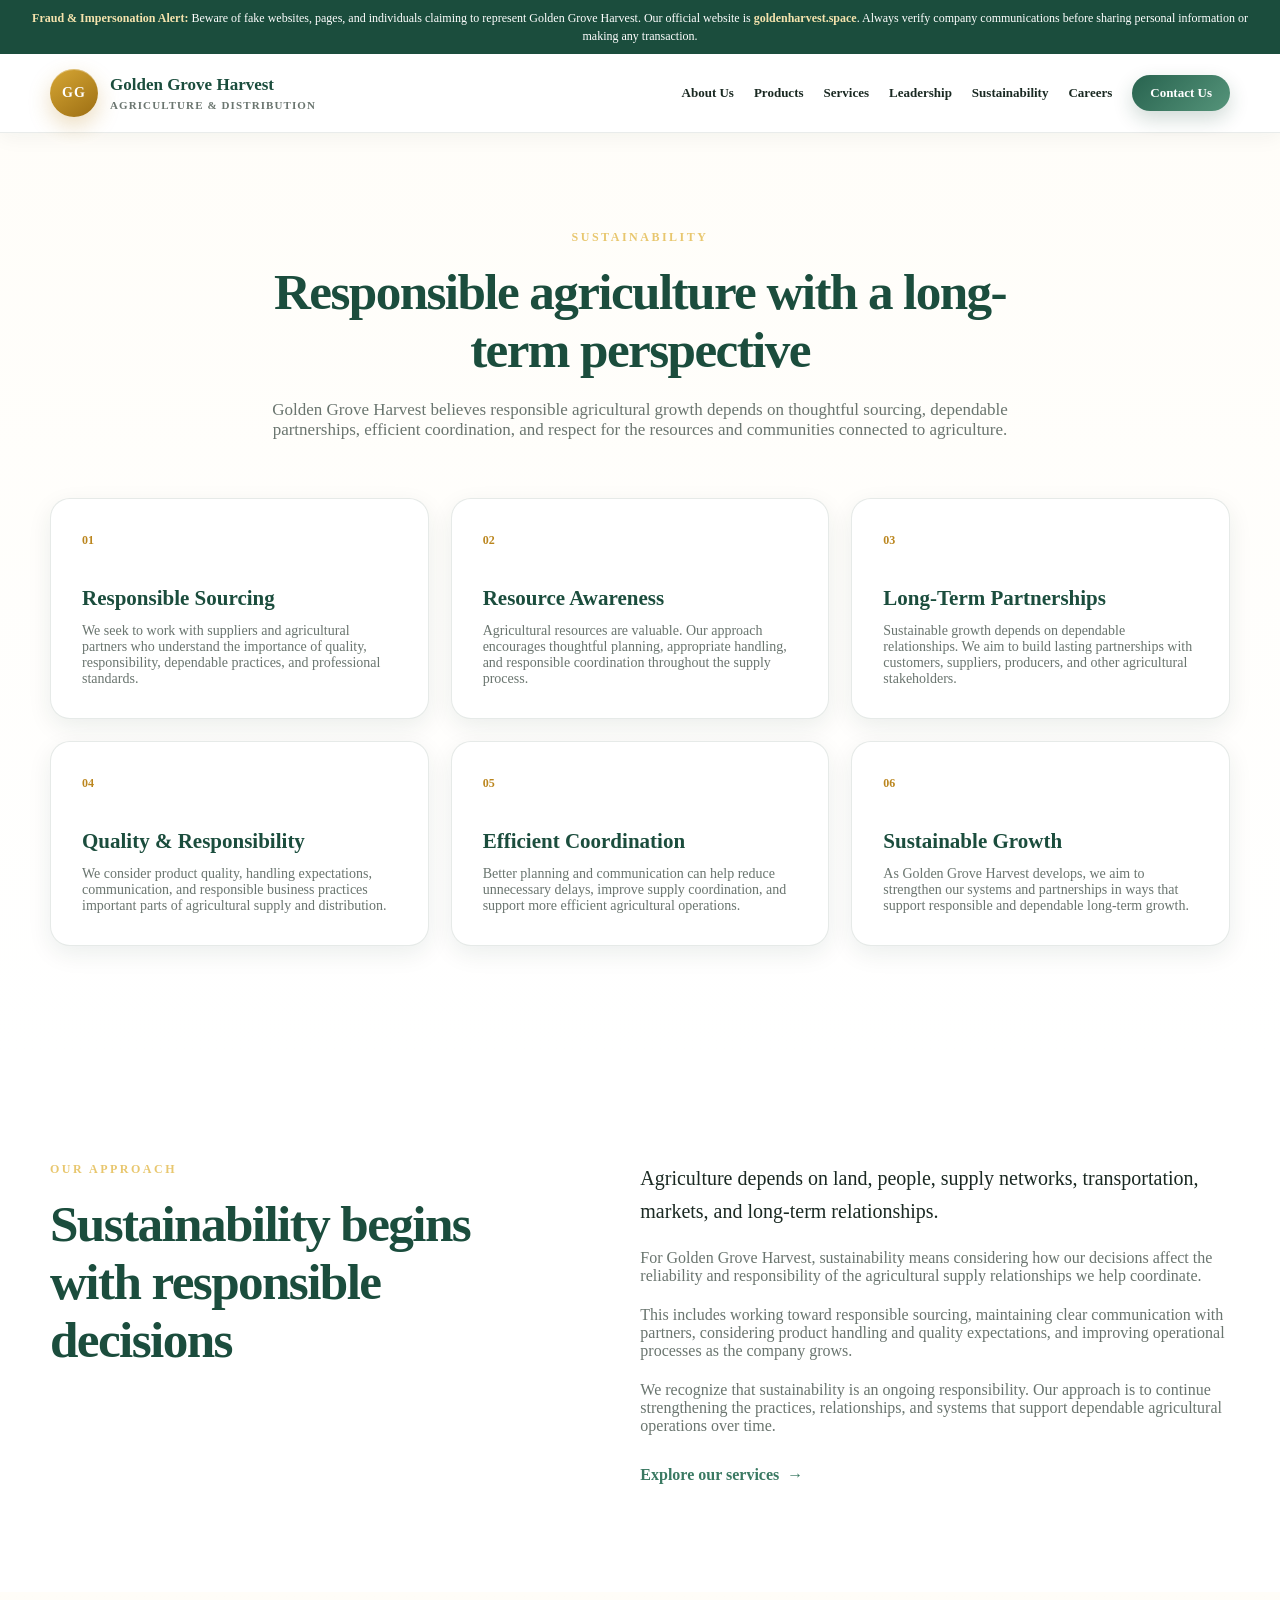
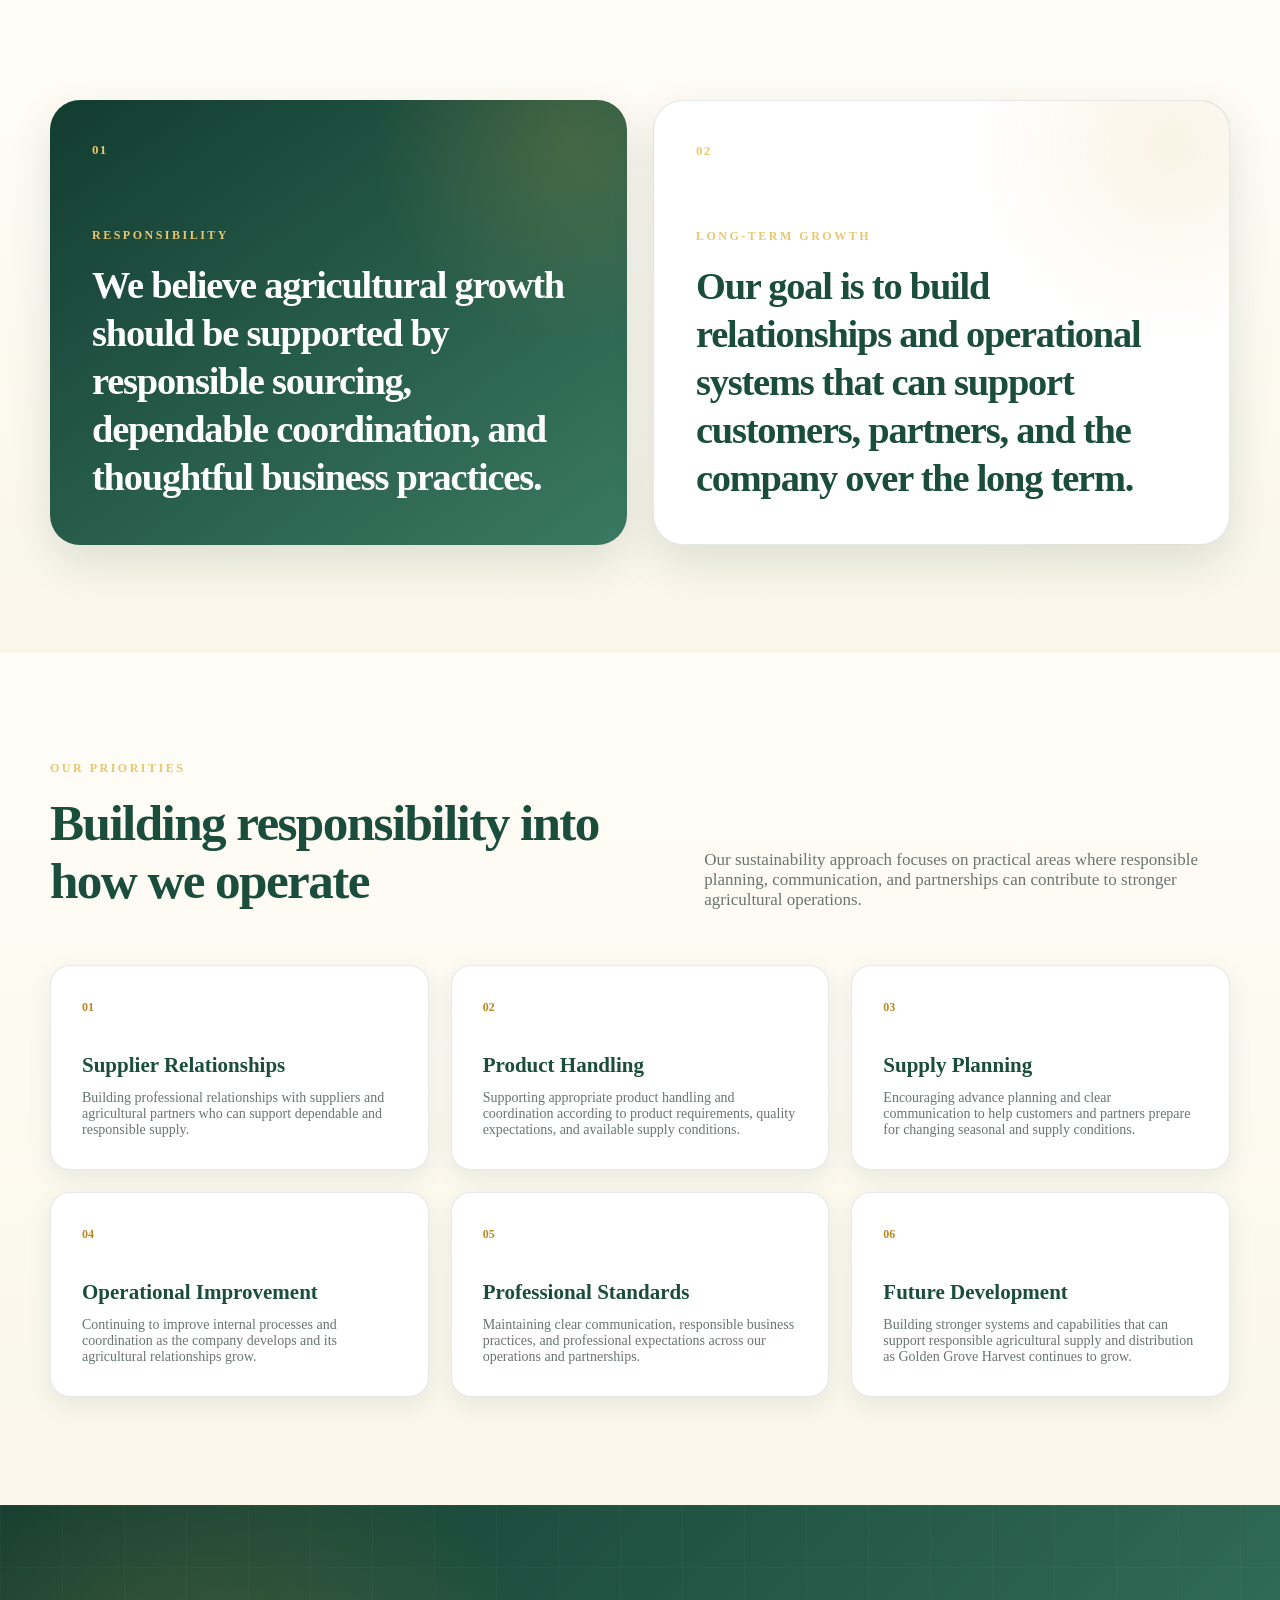
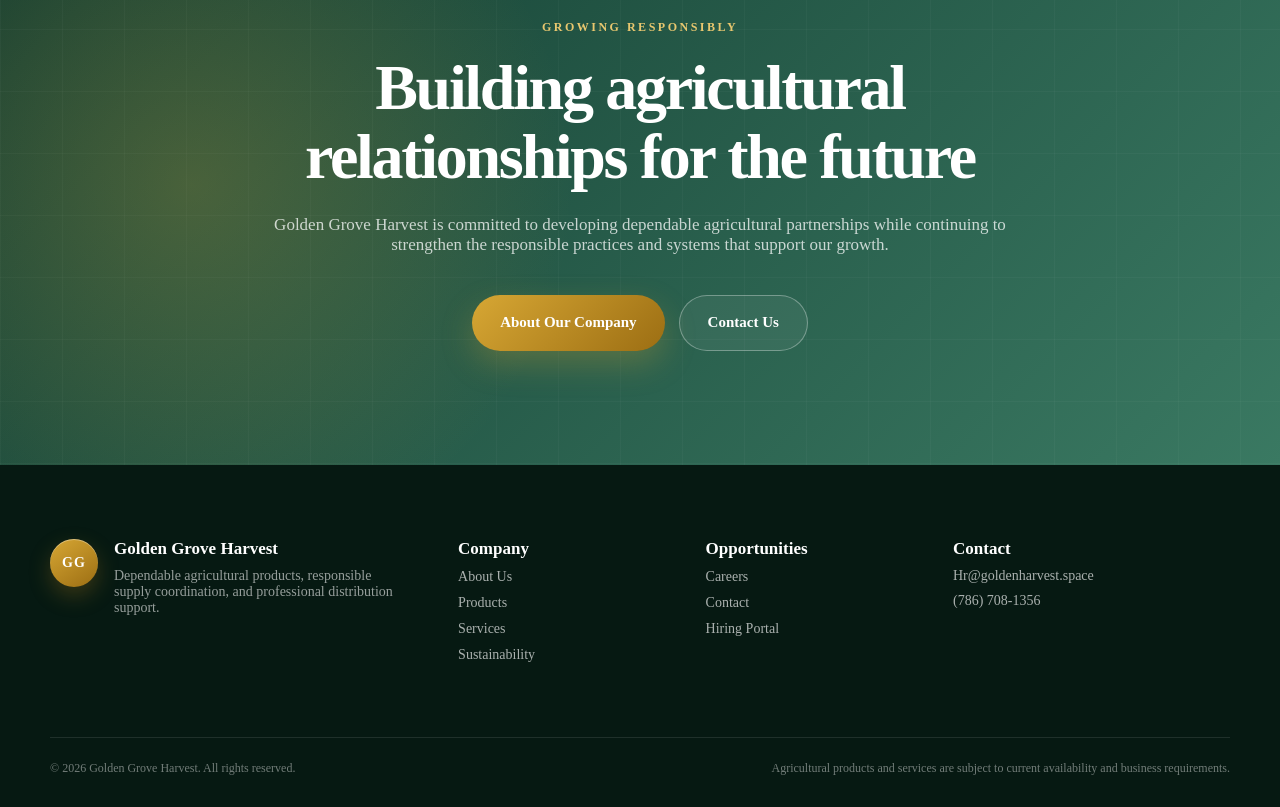
<file: sustainability.html>
<!DOCTYPE html>
<html lang="en">

<head>
  <meta charset="UTF-8" />

  <meta
    name="viewport"
    content="width=device-width, initial-scale=1.0"
  />

  <meta
    name="description"
    content="Learn about Golden Grove Harvest's approach to responsible agriculture, sustainable growth, responsible sourcing, supply coordination, and long-term agricultural partnerships."
  />

  <title>Sustainability | Golden Grove Harvest</title>

  <link rel="stylesheet" href="global.css" />
</head>

<body>

  <!-- Navigation -->
  <nav class="top-nav" aria-label="Main navigation">

    <div class="security-notice">
      <strong>Fraud &amp; Impersonation Alert:</strong>
      Beware of fake websites, pages, and individuals claiming to represent
      Golden Grove Harvest. Our official website is
      <strong>goldenharvest.space</strong>. Always verify company communications
      before sharing personal information or making any transaction.
    </div>

    <div class="nav-container">

      <a class="nav-brand" href="index.html">
        <span class="brand-mark">GG</span>

        <span class="brand-text">
          <strong>Golden Grove Harvest</strong>
          <small>Agriculture &amp; Distribution</small>
        </span>
      </a>

      <button
        class="menu-toggle"
        type="button"
        aria-label="Open navigation menu"
        aria-expanded="false"
      >
        ☰
      </button>

      <div class="nav-links">
        <a href="about.html">About Us</a>
        <a href="products.html">Products</a>
        <a href="services.html">Services</a>
        <a href="leadership.html">Leadership</a>
        <a href="sustainability.html">Sustainability</a>
        <a href="index.html#careers">Careers</a>

        <a href="index.html#contact" class="nav-contact-btn">
          Contact Us
        </a>
      </div>

    </div>
  </nav>


  <main>

    <!-- Sustainability Introduction -->
    <section
      id="sustainability"
      class="section responsibility-section"
      style="padding-top: 230px;"
    >

      <div class="section-container">

        <div class="center-heading">

          <p class="section-label">
            Sustainability
          </p>

          <h2>
            Responsible agriculture with a long-term perspective
          </h2>

          <p>
            Golden Grove Harvest believes responsible agricultural growth
            depends on thoughtful sourcing, dependable partnerships,
            efficient coordination, and respect for the resources and
            communities connected to agriculture.
          </p>

        </div>


        <div class="services-grid">

          <article class="service-card">

            <span class="service-number">
              01
            </span>

            <h3>
              Responsible Sourcing
            </h3>

            <p>
              We seek to work with suppliers and agricultural partners
              who understand the importance of quality, responsibility,
              dependable practices, and professional standards.
            </p>

          </article>


          <article class="service-card">

            <span class="service-number">
              02
            </span>

            <h3>
              Resource Awareness
            </h3>

            <p>
              Agricultural resources are valuable. Our approach encourages
              thoughtful planning, appropriate handling, and responsible
              coordination throughout the supply process.
            </p>

          </article>


          <article class="service-card">

            <span class="service-number">
              03
            </span>

            <h3>
              Long-Term Partnerships
            </h3>

            <p>
              Sustainable growth depends on dependable relationships.
              We aim to build lasting partnerships with customers,
              suppliers, producers, and other agricultural stakeholders.
            </p>

          </article>


          <article class="service-card">

            <span class="service-number">
              04
            </span>

            <h3>
              Quality &amp; Responsibility
            </h3>

            <p>
              We consider product quality, handling expectations,
              communication, and responsible business practices important
              parts of agricultural supply and distribution.
            </p>

          </article>


          <article class="service-card">

            <span class="service-number">
              05
            </span>

            <h3>
              Efficient Coordination
            </h3>

            <p>
              Better planning and communication can help reduce unnecessary
              delays, improve supply coordination, and support more efficient
              agricultural operations.
            </p>

          </article>


          <article class="service-card">

            <span class="service-number">
              06
            </span>

            <h3>
              Sustainable Growth
            </h3>

            <p>
              As Golden Grove Harvest develops, we aim to strengthen our
              systems and partnerships in ways that support responsible
              and dependable long-term growth.
            </p>

          </article>

        </div>

      </div>

    </section>


    <!-- Our Approach -->
    <section class="section about-section">

      <div class="section-container about-grid">

        <div class="section-heading">

          <p class="section-label">
            Our approach
          </p>

          <h2>
            Sustainability begins with responsible decisions
          </h2>

        </div>


        <div class="about-content">

          <p class="lead-text">
            Agriculture depends on land, people, supply networks,
            transportation, markets, and long-term relationships.
          </p>

          <p>
            For Golden Grove Harvest, sustainability means considering how
            our decisions affect the reliability and responsibility of the
            agricultural supply relationships we help coordinate.
          </p>

          <p>
            This includes working toward responsible sourcing, maintaining
            clear communication with partners, considering product handling
            and quality expectations, and improving operational processes
            as the company grows.
          </p>

          <p>
            We recognize that sustainability is an ongoing responsibility.
            Our approach is to continue strengthening the practices,
            relationships, and systems that support dependable agricultural
            operations over time.
          </p>

          <a href="services.html" class="text-link">
            Explore our services
            <span>→</span>
          </a>

        </div>

      </div>

    </section>


    <!-- Responsibility -->
    <section class="section mission-section">

      <div class="section-container mission-grid">

        <article class="mission-card">

          <p class="card-number">
            01
          </p>

          <p class="section-label">
            Responsibility
          </p>

          <h2>
            We believe agricultural growth should be supported by
            responsible sourcing, dependable coordination, and thoughtful
            business practices.
          </h2>

        </article>


        <article class="vision-card">

          <p class="card-number">
            02
          </p>

          <p class="section-label">
            Long-term growth
          </p>

          <h2>
            Our goal is to build relationships and operational systems
            that can support customers, partners, and the company over
            the long term.
          </h2>

        </article>

      </div>

    </section>


    <!-- Sustainability Priorities -->
    <section class="section services-section">

      <div class="section-container">

        <div class="section-heading services-heading">

          <div>

            <p class="section-label">
              Our priorities
            </p>

            <h2>
              Building responsibility into how we operate
            </h2>

          </div>

          <p>
            Our sustainability approach focuses on practical areas where
            responsible planning, communication, and partnerships can
            contribute to stronger agricultural operations.
          </p>

        </div>


        <div class="services-grid">

          <article class="service-card">

            <span class="service-number">
              01
            </span>

            <h3>
              Supplier Relationships
            </h3>

            <p>
              Building professional relationships with suppliers and
              agricultural partners who can support dependable and
              responsible supply.
            </p>

          </article>


          <article class="service-card">

            <span class="service-number">
              02
            </span>

            <h3>
              Product Handling
            </h3>

            <p>
              Supporting appropriate product handling and coordination
              according to product requirements, quality expectations,
              and available supply conditions.
            </p>

          </article>


          <article class="service-card">

            <span class="service-number">
              03
            </span>

            <h3>
              Supply Planning
            </h3>

            <p>
              Encouraging advance planning and clear communication to help
              customers and partners prepare for changing seasonal and
              supply conditions.
            </p>

          </article>


          <article class="service-card">

            <span class="service-number">
              04
            </span>

            <h3>
              Operational Improvement
            </h3>

            <p>
              Continuing to improve internal processes and coordination as
              the company develops and its agricultural relationships grow.
            </p>

          </article>


          <article class="service-card">

            <span class="service-number">
              05
            </span>

            <h3>
              Professional Standards
            </h3>

            <p>
              Maintaining clear communication, responsible business
              practices, and professional expectations across our
              operations and partnerships.
            </p>

          </article>


          <article class="service-card">

            <span class="service-number">
              06
            </span>

            <h3>
              Future Development
            </h3>

            <p>
              Building stronger systems and capabilities that can support
              responsible agricultural supply and distribution as Golden
              Grove Harvest continues to grow.
            </p>

          </article>

        </div>

      </div>

    </section>


    <!-- Final CTA -->
    <section class="final-cta">

      <div class="final-cta-overlay"></div>

      <div class="section-container final-cta-content">

        <p class="section-label">
          Growing responsibly
        </p>

        <h2>
          Building agricultural relationships for the future
        </h2>

        <p>
          Golden Grove Harvest is committed to developing dependable
          agricultural partnerships while continuing to strengthen the
          responsible practices and systems that support our growth.
        </p>

        <div class="final-actions">

          <a
            href="about.html"
            class="primary-btn"
          >
            About Our Company
          </a>

          <a
            href="index.html#contact"
            class="secondary-btn"
          >
            Contact Us
          </a>

        </div>

      </div>

    </section>

  </main>


  <!-- Footer -->
  <footer class="footer">

    <div class="footer-container">

      <div class="footer-brand">

        <span class="brand-mark">
          GG
        </span>

        <div>

          <strong>
            Golden Grove Harvest
          </strong>

          <p>
            Dependable agricultural products, responsible supply coordination,
            and professional distribution support.
          </p>

        </div>

      </div>


      <div class="footer-links">

        <strong>
          Company
        </strong>

        <a href="about.html">
          About Us
        </a>

        <a href="products.html">
          Products
        </a>

        <a href="services.html">
          Services
        </a>

        <a href="sustainability.html">
          Sustainability
        </a>

      </div>


      <div class="footer-links">

        <strong>
          Opportunities
        </strong>

        <a href="index.html#careers">
          Careers
        </a>

        <a href="index.html#contact">
          Contact
        </a>

        <a
          href="https://golden-1-harvest.vercel.app/"
          target="_blank"
          rel="noopener noreferrer"
        >
          Hiring Portal
        </a>

      </div>


      <div class="footer-contact">

        <strong>
          Contact
        </strong>

        <a href="mailto:Hr@goldenharvest.space">
          Hr@goldenharvest.space
        </a>

        <a href="tel:(786) 708-1356">
          (786) 708-1356
        </a>

      </div>

    </div>


    <div class="footer-bottom">

      <p>
        &copy; <span id="current-year"></span> Golden Grove Harvest.
        All rights reserved.
      </p>

      <p>
        Agricultural products and services are subject to current
        availability and business requirements.
      </p>

    </div>

  </footer>


  <script>

    const menuToggle = document.querySelector(".menu-toggle");
    const navLinks = document.querySelector(".nav-links");
    const navigationLinks = document.querySelectorAll(".nav-links a");
    const currentYear = document.getElementById("current-year");

    if (currentYear) {
      currentYear.textContent = new Date().getFullYear();
    }

    if (menuToggle && navLinks) {

      menuToggle.addEventListener("click", function () {

        const isOpen = navLinks.classList.toggle("open");

        menuToggle.setAttribute("aria-expanded", String(isOpen));
        menuToggle.textContent = isOpen ? "✕" : "☰";

      });

      navigationLinks.forEach(function (link) {

        link.addEventListener("click", function () {

          navLinks.classList.remove("open");
          menuToggle.setAttribute("aria-expanded", "false");
          menuToggle.textContent = "☰";

        });

      });

    }

  </script>

</body>
</html>
</file>
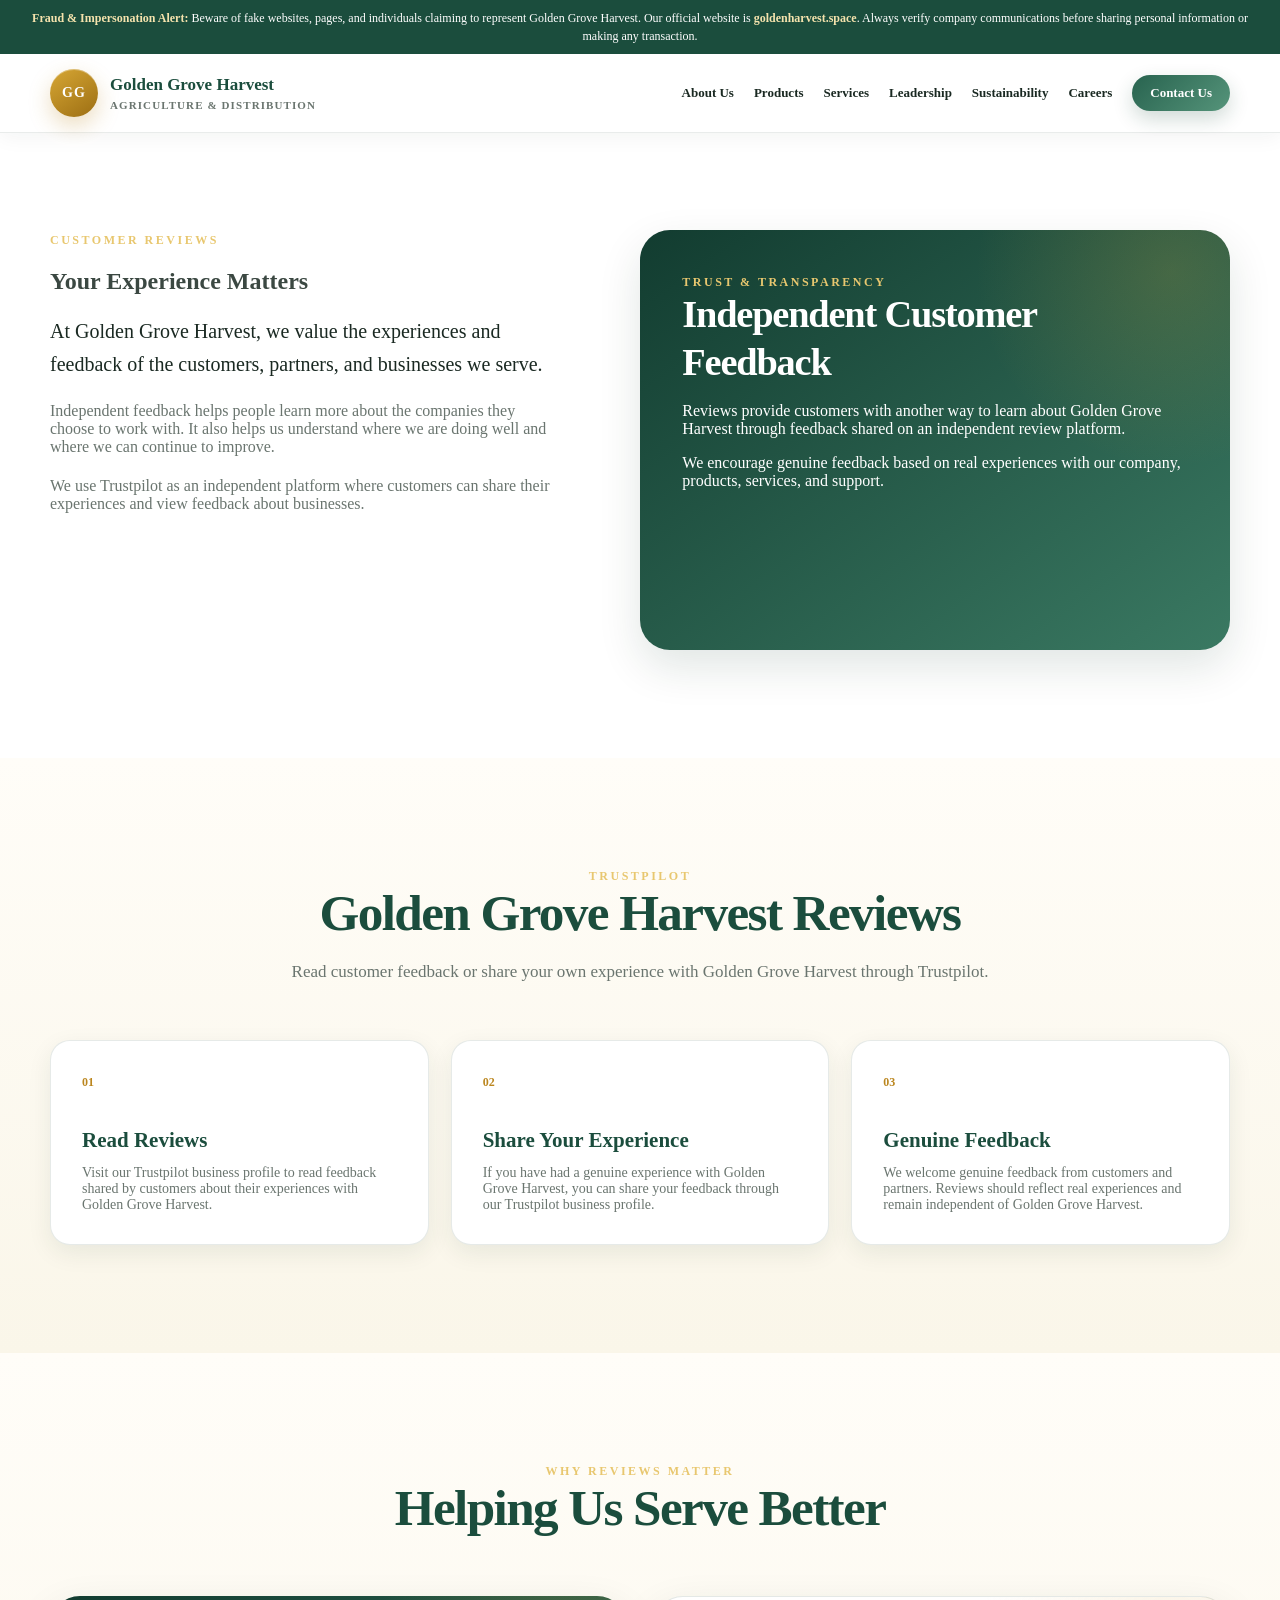
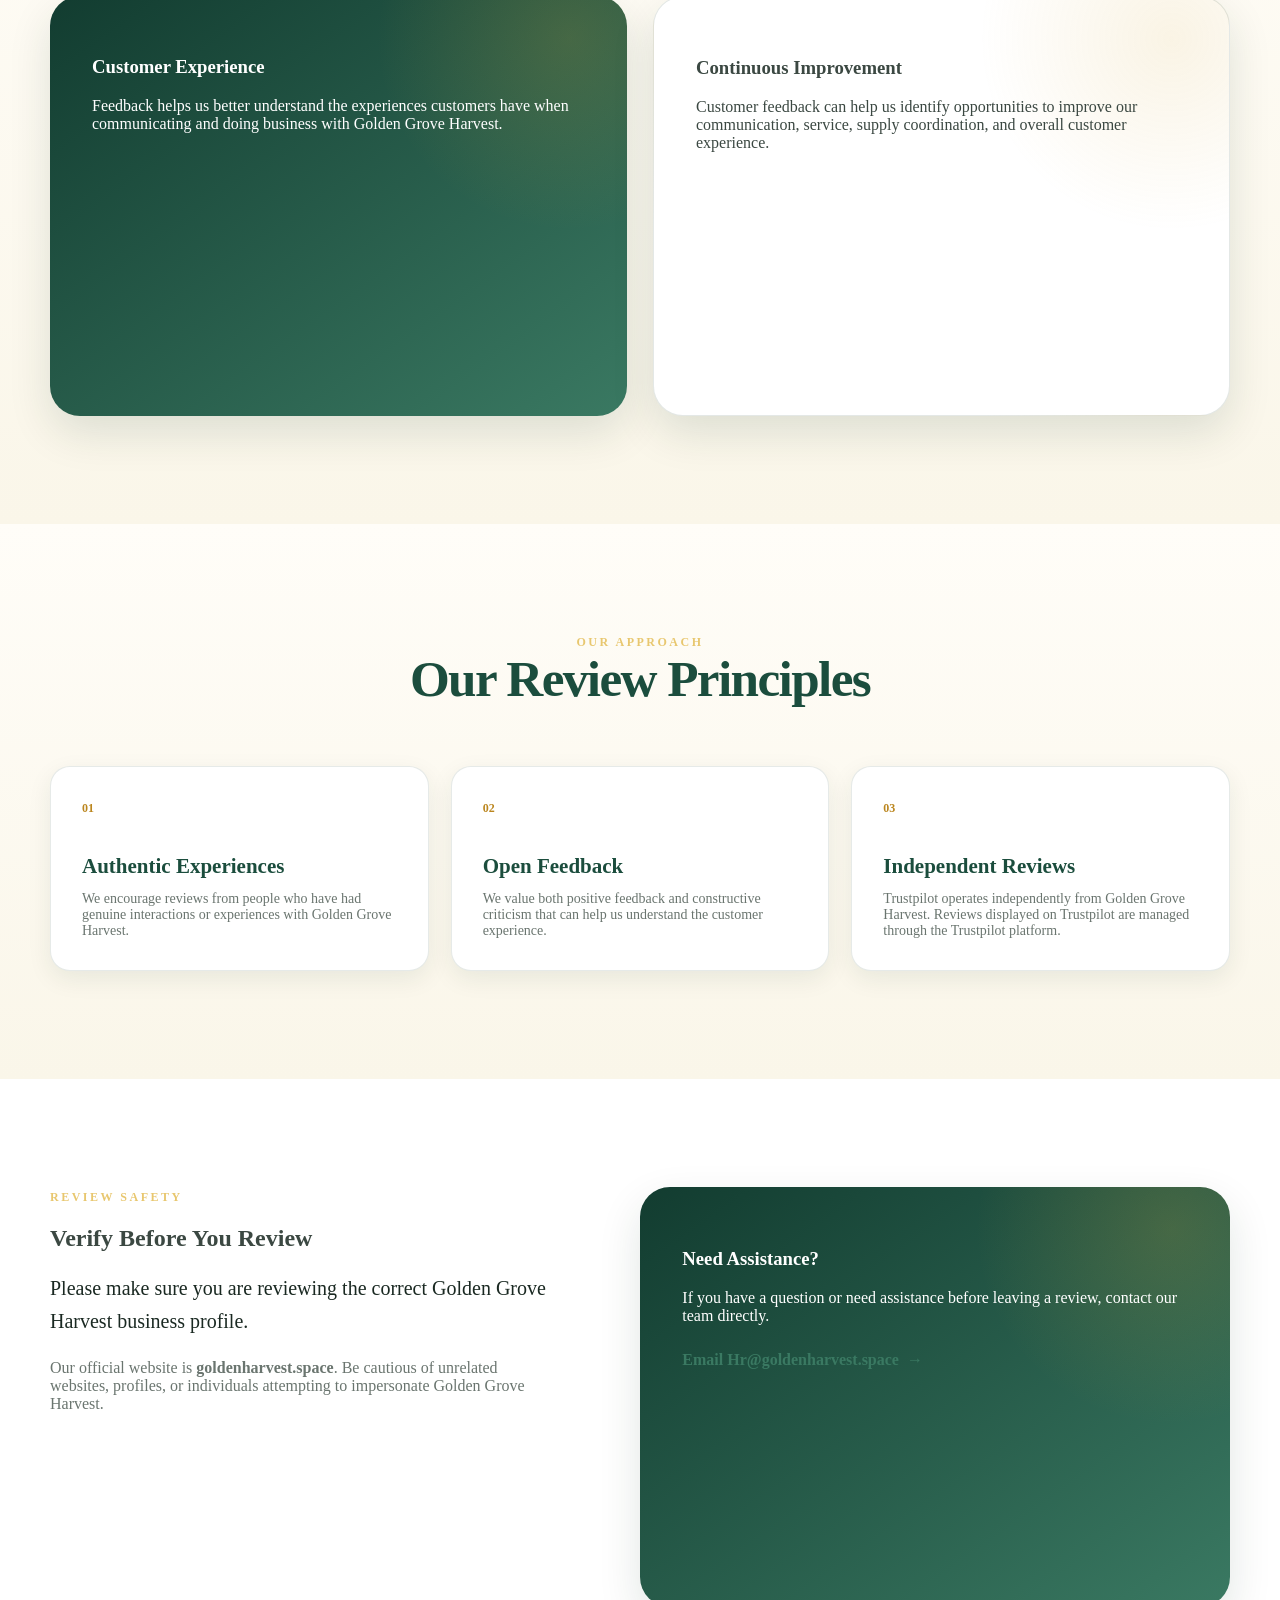
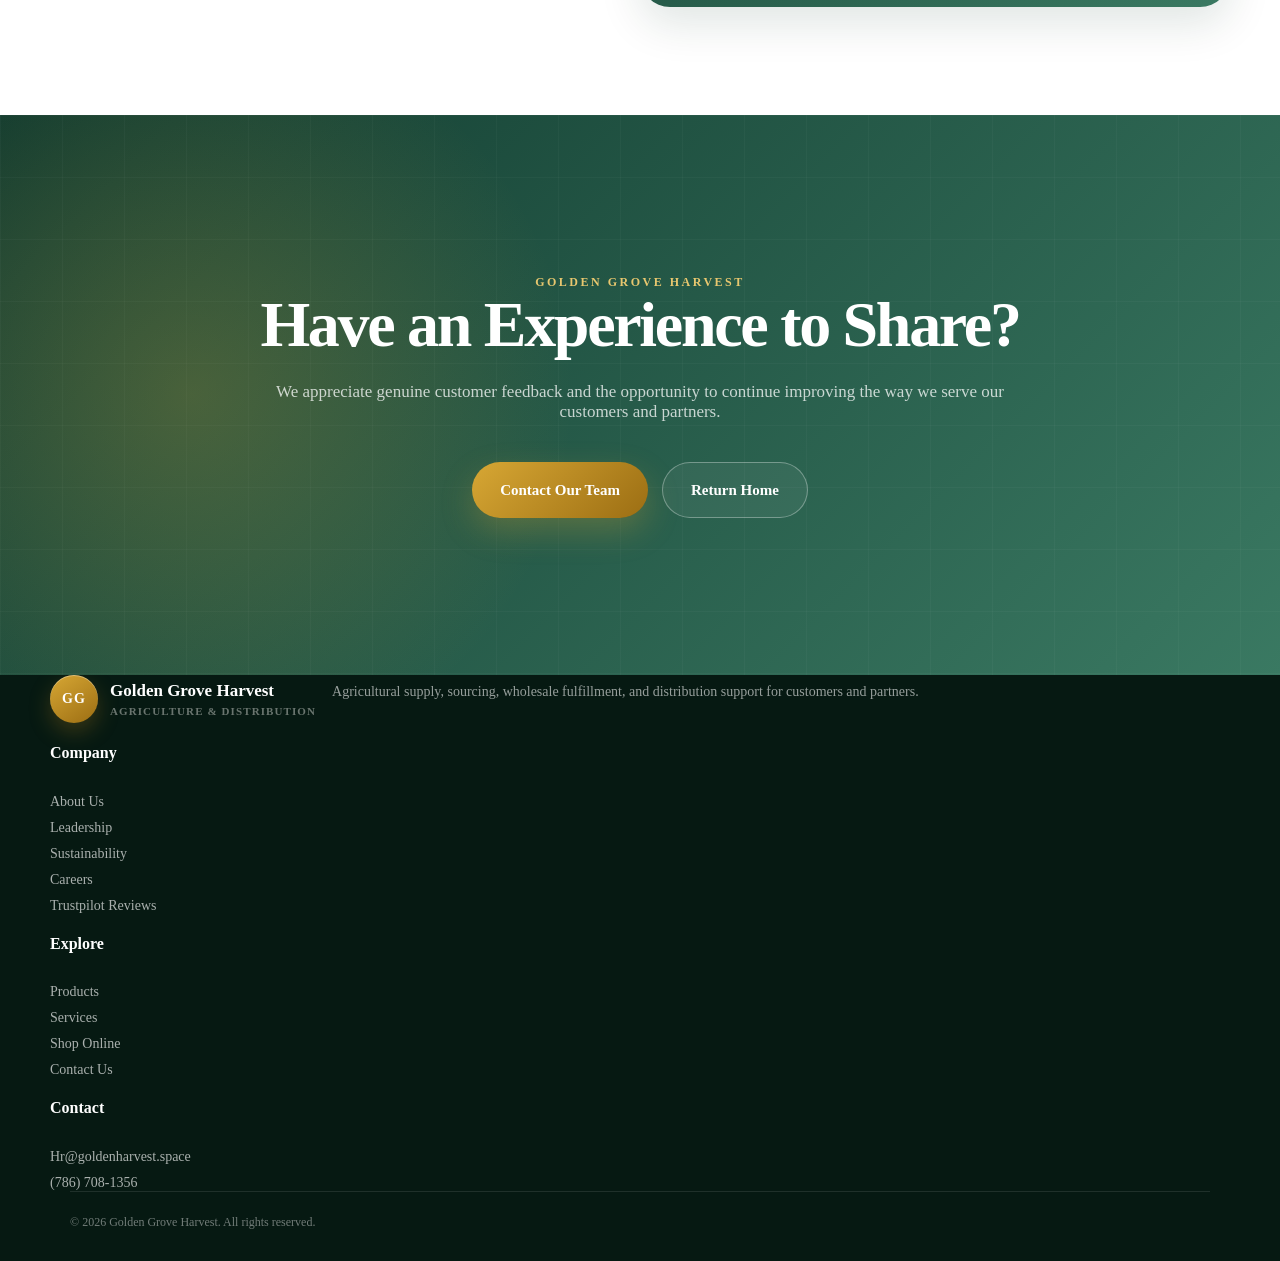
<file: trustpilot.html>
<!DOCTYPE html>
<html lang="en">
<head>
  <meta charset="UTF-8" />
  <meta name="viewport" content="width=device-width, initial-scale=1.0" />

  <title>Customer Reviews | Golden Grove Harvest</title>

  <meta
    name="description"
    content="Customer reviews and feedback for Golden Grove Harvest. Visit our Trustpilot profile to read verified feedback and share your experience."
  />

  <link rel="stylesheet" href="global.css" />
</head>

<body>

  <!-- =========================
       HEADER / NAVIGATION
  ========================== -->
  <nav class="top-nav" aria-label="Main navigation">

    <div class="security-notice">
      <strong>Fraud &amp; Impersonation Alert:</strong>
      Beware of fake websites, pages, and individuals claiming to represent
      Golden Grove Harvest. Our official website is
      <strong>goldenharvest.space</strong>. Always verify company communications
      before sharing personal information or making any transaction.
    </div>

    <div class="nav-container">

      <a class="nav-brand" href="index.html">
        <span class="brand-mark">GG</span>

        <span class="brand-text">
          <strong>Golden Grove Harvest</strong>
          <small>Agriculture &amp; Distribution</small>
        </span>
      </a>

      <button
        class="menu-toggle"
        type="button"
        aria-label="Open navigation menu"
        aria-expanded="false"
      >
        ☰
      </button>

      <div class="nav-links">
        <a href="about.html">About Us</a>
        <a href="products.html">Products</a>
        <a href="services.html">Services</a>
        <a href="leadership.html">Leadership</a>
        <a href="sustainability.html">Sustainability</a>
        <a href="careers.html">Careers</a>

        <a href="contact.html" class="nav-contact-btn">
          Contact Us
        </a>
      </div>

    </div>
  </nav>


  <!-- =========================
       MAIN CONTENT
  ========================== -->
  <main>

    <!-- Reviews Introduction -->
    <section
      class="section about-section"
      style="padding-top: 230px;"
    >
      <div class="section-container">

        <div class="about-grid">

          <div class="about-content">

            <span class="section-label">
              CUSTOMER REVIEWS
            </span>

            <h1 class="section-heading">
              Your Experience Matters
            </h1>

            <p class="lead-text">
              At Golden Grove Harvest, we value the experiences and feedback
              of the customers, partners, and businesses we serve.
            </p>

            <p>
              Independent feedback helps people learn more about the companies
              they choose to work with. It also helps us understand where we
              are doing well and where we can continue to improve.
            </p>

            <p>
              We use Trustpilot as an independent platform where customers can
              share their experiences and view feedback about businesses.
            </p>

          </div>

          <div class="mission-card">

            <span class="section-label">
              TRUST &amp; TRANSPARENCY
            </span>

            <h2>
              Independent Customer Feedback
            </h2>

            <p>
              Reviews provide customers with another way to learn about
              Golden Grove Harvest through feedback shared on an independent
              review platform.
            </p>

            <p>
              We encourage genuine feedback based on real experiences with
              our company, products, services, and support.
            </p>

          </div>

        </div>
      </div>
    </section>


    <!-- Trustpilot Section -->
    <section class="section services-section">

      <div class="section-container">

        <div class="center-heading">

          <span class="section-label">
            TRUSTPILOT
          </span>

          <h2 class="section-heading">
            Golden Grove Harvest Reviews
          </h2>

          <p>
            Read customer feedback or share your own experience with
            Golden Grove Harvest through Trustpilot.
          </p>

        </div>


        <div class="services-grid">

          <!-- Read Reviews -->
          <article class="service-card">

            <span class="service-number">01</span>

            <h3>
              Read Reviews
            </h3>

            <p>
              Visit our Trustpilot business profile to read feedback shared
              by customers about their experiences with Golden Grove Harvest.
            </p>

            <!--
              TRUSTPILOT PROFILE LINK WILL BE ADDED HERE
              AFTER THE OFFICIAL BUSINESS PROFILE IS READY.
            -->

          </article>


          <!-- Leave a Review -->
          <article class="service-card">

            <span class="service-number">02</span>

            <h3>
              Share Your Experience
            </h3>

            <p>
              If you have had a genuine experience with Golden Grove Harvest,
              you can share your feedback through our Trustpilot business
              profile.
            </p>

            <!--
              OFFICIAL TRUSTPILOT REVIEW LINK WILL BE ADDED HERE.
            -->

          </article>


          <!-- Review Integrity -->
          <article class="service-card">

            <span class="service-number">03</span>

            <h3>
              Genuine Feedback
            </h3>

            <p>
              We welcome genuine feedback from customers and partners.
              Reviews should reflect real experiences and remain independent
              of Golden Grove Harvest.
            </p>

          </article>

        </div>
      </div>
    </section>


    <!-- Why Reviews Matter -->
    <section class="section mission-section">

      <div class="section-container">

        <div class="center-heading">

          <span class="section-label">
            WHY REVIEWS MATTER
          </span>

          <h2 class="section-heading">
            Helping Us Serve Better
          </h2>

        </div>


        <div class="mission-grid">

          <article class="mission-card">

            <h3>
              Customer Experience
            </h3>

            <p>
              Feedback helps us better understand the experiences customers
              have when communicating and doing business with Golden Grove
              Harvest.
            </p>

          </article>


          <article class="vision-card">

            <h3>
              Continuous Improvement
            </h3>

            <p>
              Customer feedback can help us identify opportunities to improve
              our communication, service, supply coordination, and overall
              customer experience.
            </p>

          </article>

        </div>
      </div>
    </section>


    <!-- Review Principles -->
    <section class="section services-section">

      <div class="section-container">

        <div class="center-heading">

          <span class="section-label">
            OUR APPROACH
          </span>

          <h2 class="section-heading">
            Our Review Principles
          </h2>

        </div>


        <div class="services-grid">

          <article class="service-card">

            <span class="service-number">01</span>

            <h3>
              Authentic Experiences
            </h3>

            <p>
              We encourage reviews from people who have had genuine
              interactions or experiences with Golden Grove Harvest.
            </p>

          </article>


          <article class="service-card">

            <span class="service-number">02</span>

            <h3>
              Open Feedback
            </h3>

            <p>
              We value both positive feedback and constructive criticism
              that can help us understand the customer experience.
            </p>

          </article>


          <article class="service-card">

            <span class="service-number">03</span>

            <h3>
              Independent Reviews
            </h3>

            <p>
              Trustpilot operates independently from Golden Grove Harvest.
              Reviews displayed on Trustpilot are managed through the
              Trustpilot platform.
            </p>

          </article>

        </div>
      </div>
    </section>


    <!-- Review Safety -->
    <section class="section about-section">

      <div class="section-container">

        <div class="about-grid">

          <div class="about-content">

            <span class="section-label">
              REVIEW SAFETY
            </span>

            <h2 class="section-heading">
              Verify Before You Review
            </h2>

            <p class="lead-text">
              Please make sure you are reviewing the correct Golden Grove
              Harvest business profile.
            </p>

            <p>
              Our official website is
              <strong>goldenharvest.space</strong>.
              Be cautious of unrelated websites, profiles, or individuals
              attempting to impersonate Golden Grove Harvest.
            </p>

          </div>


          <div class="mission-card">

            <h3>
              Need Assistance?
            </h3>

            <p>
              If you have a question or need assistance before leaving a
              review, contact our team directly.
            </p>

            <a
              href="mailto:Hr@goldenharvest.space?subject=Golden%20Grove%20Harvest%20Inquiry"
              class="text-link"
            >
              Email Hr@goldenharvest.space
              <span>→</span>
            </a>

          </div>

        </div>
      </div>
    </section>


    <!-- Final CTA -->
    <section class="final-cta">

      <div class="final-cta-overlay"></div>

      <div class="final-cta-content">

        <span class="section-label">
          GOLDEN GROVE HARVEST
        </span>

        <h2>
          Have an Experience to Share?
        </h2>

        <p>
          We appreciate genuine customer feedback and the opportunity to
          continue improving the way we serve our customers and partners.
        </p>

        <div class="final-actions">

          <!--
            THIS BUTTON WILL BE CHANGED TO THE OFFICIAL
            TRUSTPILOT REVIEW LINK ONCE THE PROFILE IS READY.
          -->

          <a
            href="contact.html"
            class="primary-btn"
          >
            Contact Our Team
          </a>

          <a
            href="index.html"
            class="secondary-btn"
          >
            Return Home
          </a>

        </div>

      </div>
    </section>

  </main>


  <!-- =========================
       FOOTER
  ========================== -->
  <footer class="footer">

    <div class="section-container">

      <div class="footer-grid">

        <div class="footer-brand">

          <a class="nav-brand" href="index.html">
            <span class="brand-mark">GG</span>

            <span class="brand-text">
              <strong>Golden Grove Harvest</strong>
              <small>Agriculture &amp; Distribution</small>
            </span>
          </a>

          <p>
            Agricultural supply, sourcing, wholesale fulfillment,
            and distribution support for customers and partners.
          </p>

        </div>


        <div class="footer-links">

          <h4>
            Company
          </h4>

          <a href="about.html">About Us</a>
          <a href="leadership.html">Leadership</a>
          <a href="sustainability.html">Sustainability</a>
          <a href="careers.html">Careers</a>
          <a href="trustpilot.html">Trustpilot Reviews</a>

        </div>


        <div class="footer-links">

          <h4>
            Explore
          </h4>

          <a href="products.html">Products</a>
          <a href="services.html">Services</a>

          <a
            href="https://shop.goldenharvest.space/"
            target="_blank"
            rel="noopener noreferrer"
          >
            Shop Online
          </a>

          <a href="contact.html">Contact Us</a>

        </div>


        <div class="footer-links">

          <h4>
            Contact
          </h4>

          <a
            href="mailto:Hr@goldenharvest.space?subject=Golden%20Grove%20Harvest%20Inquiry"
          >
            Hr@goldenharvest.space
          </a>

          <a href="tel:+17867081356">
            (786) 708-1356
          </a>

        </div>

      </div>


      <div class="footer-bottom">

        <p>
          &copy;
          <span id="year"></span>
          Golden Grove Harvest. All rights reserved.
        </p>

      </div>

    </div>
  </footer>


  <!-- =========================
       JAVASCRIPT
  ========================== -->
  <script>

    const yearElement = document.getElementById("year");

    if (yearElement) {
      yearElement.textContent = new Date().getFullYear();
    }


    const menuToggle = document.querySelector(".menu-toggle");
    const navLinks = document.querySelector(".nav-links");

    if (menuToggle && navLinks) {

      menuToggle.addEventListener("click", function () {

        navLinks.classList.toggle("active");

        const expanded =
          menuToggle.getAttribute("aria-expanded") === "true";

        menuToggle.setAttribute(
          "aria-expanded",
          String(!expanded)
        );

      });

    }

  </script>

</body>
</html>
</file>
<file: global.css>
/* =========================================================
   GOLDEN GROVE HARVEST
   Official company website
========================================================= */

:root {
 --forest-950: #123c30;
--forest-900: #1b4d3d;
--forest-800: #28634f;
--forest-700: #3a7962;
--forest-600: #55947a;

  --gold-700: #9c6e13;
  --gold-600: #bb861e;
  --gold-500: #d7a734;
  --gold-400: #e8c76f;
  --gold-200: #f5e3ad;

  --cream-50: #fffdf8;
  --cream-100: #faf6e9;
  --cream-200: #f1e7cf;

  --white: #ffffff;
  --text-dark: #1a2922;
  --text: #3b4842;
  --text-soft: #6a756f;
  --border: #dde4df;

  --shadow-sm: 0 8px 24px rgba(11, 48, 35, 0.08);
  --shadow-md: 0 17px 44px rgba(11, 48, 35, 0.12);
  --shadow-lg: 0 30px 75px rgba(6, 29, 22, 0.17);

  --radius-sm: 12px;
  --radius-md: 20px;
  --radius-lg: 30px;
  --radius-pill: 999px;

  --container: 1180px;
}


/* =========================================================
   RESET
========================================================= */

*,
*::before,
*::after {
  box-sizing: border-box;
}

html {
  scroll-behavior: smooth;
  scroll-padding-top: 90px;
}

body {
  margin: 0;
  min-width: 320px;

  font-family:
    Inter,
    ui-sans-serif,
    system-ui,
    -apple-system,
    BlinkMacSystemFont,
    "Segoe UI",
    sans-serif;

  color: var(--text);
  background: var(--white);
  line-height: 1.7;

  -webkit-font-smoothing: antialiased;
  text-rendering: optimizeLegibility;
}

body,
button,
input,
select,
textarea {
  font: inherit;
}

img {
  max-width: 100%;
  display: block;
}

a {
  color: inherit;
}

button {
  cursor: pointer;
}

section {
  scroll-margin-top: 90px;
}


/* =========================================================
   NAVIGATION
========================================================= */

.top-nav {
  position: fixed;
  inset: 0 0 auto;
  z-index: 1000;

  background: rgba(255, 255, 255, 0.92);
  border-bottom: 1px solid rgba(11, 48, 35, 0.09);

  backdrop-filter: blur(18px);
  -webkit-backdrop-filter: blur(18px);

  box-shadow: 0 4px 20px rgba(11, 48, 35, 0.05);
}

.nav-container {
  width: min(calc(100% - 40px), var(--container));
  min-height: 78px;
  margin: 0 auto;

  display: flex;
  align-items: center;
  justify-content: space-between;
  gap: 30px;
}

.nav-brand {
  display: inline-flex;
  align-items: center;
  gap: 12px;

  text-decoration: none;
}

.brand-mark {
  width: 48px;
  height: 48px;
  flex: 0 0 48px;

  display: inline-flex;
  align-items: center;
  justify-content: center;

  border-radius: 50%;

  background:
    linear-gradient(
      145deg,
      var(--gold-500),
      var(--gold-700)
    );

  color: var(--white);
  font-size: 14px;
  font-weight: 900;
  letter-spacing: 1.2px;

  box-shadow:
    0 9px 22px rgba(187, 134, 30, 0.28),
    inset 0 1px 0 rgba(255, 255, 255, 0.35);
}

.brand-text {
  display: flex;
  flex-direction: column;
  line-height: 1.13;
}

.brand-text strong {
  color: var(--forest-900);
  font-size: 17px;
  font-weight: 800;
}

.brand-text small {
  margin-top: 5px;

  color: var(--text-soft);
  font-size: 11px;
  font-weight: 700;
  letter-spacing: 1.1px;
  text-transform: uppercase;
}

.nav-links {
  display: flex;
  align-items: center;
  gap: 25px;
}

.nav-links a {
  position: relative;

  color: var(--text-dark);
  text-decoration: none;
  font-size: 14px;
  font-weight: 700;

  transition:
    color 0.22s ease,
    transform 0.22s ease;
}

.nav-links > a:not(.nav-contact-btn)::after {
  content: "";
  position: absolute;
  left: 0;
  right: 100%;
  bottom: -7px;

  height: 2px;
  background: var(--gold-500);

  transition: right 0.22s ease;
}

.nav-links > a:not(.nav-contact-btn):hover {
  color: var(--forest-700);
}

.nav-links > a:not(.nav-contact-btn):hover::after {
  right: 0;
}

.nav-contact-btn {
  padding: 11px 20px;

  border-radius: var(--radius-pill);

  background:
    linear-gradient(
      135deg,
      var(--forest-800),
      var(--forest-600)
    );

  color: var(--white) !important;

  box-shadow: 0 8px 20px rgba(18, 69, 50, 0.2);
}

.nav-contact-btn:hover {
  transform: translateY(-2px);
}

.menu-toggle {
  display: none;

  width: 44px;
  height: 44px;

  border: 1px solid rgba(11, 48, 35, 0.12);
  border-radius: 12px;

  background: var(--white);
  color: var(--forest-900);

  font-size: 24px;
  line-height: 1;

  box-shadow: var(--shadow-sm);
}


/* =========================================================
   HERO
========================================================= */

.hero {
  min-height: 880px;
  padding: 180px 20px 105px;

  display: flex;
  align-items: center;
  justify-content: center;

  position: relative;
  overflow: hidden;

  background:
    radial-gradient(
      circle at 14% 20%,
      rgba(215, 167, 52, 0.24),
      transparent 34%
    ),
    radial-gradient(
      circle at 88% 76%,
      rgba(245, 227, 173, 0.11),
      transparent 29%
    ),
    linear-gradient(
      135deg,
      var(--forest-950) 0%,
      var(--forest-900) 45%,
      var(--forest-700) 100%
    );

  color: var(--white);
  text-align: center;
}

.hero::before {
  content: "";
  position: absolute;
  top: 120px;
  right: -160px;

  width: 440px;
  height: 440px;

  border: 1px solid rgba(255, 255, 255, 0.12);
  border-radius: 50%;
}

.hero::after {
  content: "";
  position: absolute;
  bottom: -230px;
  left: -160px;

  width: 540px;
  height: 540px;

  border: 1px solid rgba(215, 167, 52, 0.25);
  border-radius: 50%;
}

.hero-overlay {
  position: absolute;
  inset: 0;

  background-image:
    linear-gradient(
      rgba(255, 255, 255, 0.025) 1px,
      transparent 1px
    ),
    linear-gradient(
      90deg,
      rgba(255, 255, 255, 0.025) 1px,
      transparent 1px
    );

  background-size: 68px 68px;
}

.hero-content {
  width: min(100%, 1020px);
  position: relative;
  z-index: 2;
}

.eyebrow,
.section-label {
  margin: 0 0 18px;

  color: var(--gold-400);
  font-size: 12px;
  font-weight: 900;
  letter-spacing: 2.5px;
  text-transform: uppercase;
}

.hero h1 {
  max-width: 980px;
  margin: 0 auto;

  font-size: clamp(50px, 7vw, 86px);
  line-height: 1.02;
  letter-spacing: -3.4px;
}

.hero h1 span {
  display: block;
  color: var(--gold-200);
}

.hero-description {
  max-width: 820px;
  margin: 29px auto 0;

  color: rgba(255, 255, 255, 0.8);
  font-size: 19px;
  line-height: 1.8;
}

.hero-actions,
.final-actions {
  margin-top: 40px;

  display: flex;
  align-items: center;
  justify-content: center;
  flex-wrap: wrap;
  gap: 14px;
}

.primary-btn,
.secondary-btn {
  min-height: 56px;
  padding: 15px 28px;

  display: inline-flex;
  align-items: center;
  justify-content: center;

  border-radius: var(--radius-pill);

  text-decoration: none;
  font-size: 15px;
  font-weight: 850;

  transition:
    transform 0.25s ease,
    box-shadow 0.25s ease,
    background 0.25s ease;
}

.primary-btn {
  background:
    linear-gradient(
      135deg,
      var(--gold-500),
      var(--gold-700)
    );

  color: var(--white);

  box-shadow: 0 13px 32px rgba(215, 167, 52, 0.28);
}

.primary-btn:hover {
  transform: translateY(-3px);
  box-shadow: 0 18px 40px rgba(215, 167, 52, 0.36);
}

.secondary-btn {
  border: 1px solid rgba(255, 255, 255, 0.32);
  background: rgba(255, 255, 255, 0.06);
  color: var(--white);
}

.secondary-btn:hover {
  transform: translateY(-3px);
  background: rgba(255, 255, 255, 0.12);
}

.hero-highlights {
  max-width: 860px;
  margin : 76px auto 0;
  padding: 26px 30px;

  display: grid;
  grid-template-columns: repeat(3, 1fr);

  border: 1px solid rgba(255, 255, 255, 0.13);
  border-radius: var(--radius-md);

  background: rgba(255, 255, 255, 0.06);

  backdrop-filter: blur(14px);
  -webkit-backdrop-filter: blur(14px);
}

.hero-highlights div {
  padding: 4px 22px;
}

.hero-highlights div + div {
  border-left: 1px solid rgba(255, 255, 255, 0.14);
}

.hero-highlights strong,
.hero-highlights span {
  display: block;
}

.hero-highlights strong {
  color: var(--gold-200);
  font-size: 18px;
  font-weight: 850;
}

.hero-highlights span {
  margin-top: 5px;

  color: rgba(255, 255, 255, 0.68);
  font-size: 13px;
}


/* =========================================================
   SHARED SECTIONS
========================================================= */

.section {
  padding: 108px 20px;
}

.section-container {
  width: min(100%, var(--container));
  margin: 0 auto;
}

.center-heading {
  max-width: 790px;
  margin: 0 auto 58px;

  text-align: center;
}

.center-heading h2,
.section-heading h2,
.services-heading h2,
.why-intro h2,
.responsibility-content h2,
.growth-grid h2,
.careers-content h2,
.contact-intro h2 {
  margin: 0;

  color: var(--forest-900);
  font-size: clamp(35px, 4vw, 52px);
  line-height: 1.14;
  letter-spacing: -1.6px;
}

.center-heading > p:last-child {
  margin: 20px auto 0;

  color: var(--text-soft);
  font-size: 17px;
}

.text-link {
  display: inline-flex;
  align-items: center;
  gap: 8px;

  margin-top: 10px;

  color: var(--forest-700);
  text-decoration: none;
  font-weight: 800;
}

.text-link span {
  transition: transform 0.22s ease;
}

.text-link:hover span {
  transform: translateX(5px);
}


/* =========================================================
   TRUST STRIP
========================================================= */

.trust-strip {
  position: relative;
  z-index: 5;

  margin-top: -42px;
  padding: 0 20px 35px;
}

.trust-grid {
  padding: 24px;

  display: grid;
  grid-template-columns: repeat(4, 1fr);
  gap: 0;

  border: 1px solid rgba(11, 48, 35, 0.1);
  border-radius: var(--radius-md);

  background: var(--white);
  box-shadow: var(--shadow-lg);
}

.trust-item {
  padding: 13px 22px;

  display: flex;
  gap: 15px;
}

.trust-item + .trust-item {
  border-left: 1px solid var(--border);
}

.trust-item > span {
  color: var(--gold-600);
  font-size: 12px;
  font-weight: 900;
}

.trust-item strong {
  display: block;

  color: var(--forest-900);
  font-size: 15px;
}

.trust-item p {
  margin: 5px 0 0;

  color: var(--text-soft);
  font-size: 12px;
  line-height: 1.55;
}


/* =========================================================
   ABOUT
========================================================= */

.about-section {
  background: var(--white);
}

.about-grid {
  display: grid;
  grid-template-columns: 0.92fr 1.08fr;
  gap: 88px;
  align-items: start;
}

.about-content p {
  margin: 0 0 21px;

  color: var(--text-soft);
  font-size: 16px;
}

.about-content .lead-text {
  color: var(--text-dark);
  font-size: 20px;
  line-height: 1.65;
}


/* =========================================================
   MISSION AND VISION
========================================================= */

.mission-section {
  background:
    linear-gradient(
      180deg,
      var(--cream-50),
      var(--cream-100)
    );
}

.mission-grid {
  display: grid;
  grid-template-columns: repeat(2, 1fr);
  gap: 26px;
}

.mission-card,
.vision-card {
  min-height: 420px;
  padding: 42px;

  position: relative;
  overflow: hidden;

  border-radius: var(--radius-lg);
  box-shadow: var(--shadow-md);
}

.hero-highlights div {
  padding: 4px 22px;
}

.hero-highlights div + div {
  border-left: 1px solid rgba(255, 255, 255, 0.14);
}

.hero-highlights strong,
.hero-highlights span {
  display: block;
}

.hero-highlights strong {
  color: var(--gold-200);
  font-size: 18px;
  font-weight: 850;
}

.hero-highlights span {
  margin-top: 5px;

  color: rgba(255, 255, 255, 0.68);
  font-size: 13px;
}


/* =========================================================
   SHARED SECTIONS
========================================================= */

.section {
  padding: 108px 20px;
}

.section-container {
  width: min(100%, var(--container));
  margin: 0 auto;
}

.center-heading {
  max-width: 790px;
  margin: 0 auto 58px;

  text-align: center;
}

.center-heading h2,
.section-heading h2,
.services-heading h2,
.why-intro h2,
.responsibility-content h2,
.growth-grid h2,
.careers-content h2,
.contact-intro h2 {
  margin: 0;

  color: var(--forest-900);
  font-size: clamp(35px, 4vw, 52px);
  line-height: 1.14;
  letter-spacing: -1.6px;
}

.center-heading > p:last-child {
  margin: 20px auto 0;

  color: var(--text-soft);
  font-size: 17px;
}

.text-link {
  display: inline-flex;
  align-items: center;
  gap: 8px;

  margin-top: 10px;

  color: var(--forest-700);
  text-decoration: none;
  font-weight: 800;
}

.text-link span {
  transition: transform 0.22s ease;
}

.text-link:hover span {
  transform: translateX(5px);
}


/* =========================================================
   TRUST STRIP
========================================================= */

.trust-strip {
  position: relative;
  z-index: 5;

  margin-top: -42px;
  padding: 0 20px 35px;
}

.trust-grid {
  padding: 24px;

  display: grid;
  grid-template-columns: repeat(4, 1fr);
  gap: 0;

  border: 1px solid rgba(11, 48, 35, 0.1);
  border-radius: var(--radius-md);

  background: var(--white);
  box-shadow: var(--shadow-lg);
}

.trust-item {
  padding: 13px 22px;

  display: flex;
  gap: 15px;
}

.trust-item + .trust-item {
  border-left: 1px solid var(--border);
}

.trust-item > span {
  color: var(--gold-600);
  font-size: 12px;
  font-weight: 900;
}

.trust-item strong {
  display: block;

  color: var(--forest-900);
  font-size: 15px;
}

.trust-item p {
  margin: 5px 0 0;

  color: var(--text-soft);
  font-size: 12px;
  line-height: 1.55;
}


/* =========================================================
   ABOUT
========================================================= */

.about-section {
  background: var(--white);
}

.about-grid {
  display: grid;
  grid-template-columns: 0.92fr 1.08fr;
  gap: 88px;
  align-items: start;
}

.about-content p {
  margin: 0 0 21px;

  color: var(--text-soft);
  font-size: 16px;
}

.about-content .lead-text {
  color: var(--text-dark);
  font-size: 20px;
  line-height: 1.65;
}


/* =========================================================
   MISSION AND VISION
========================================================= */

.mission-section {
  background:
    linear-gradient(
      180deg,
      var(--cream-50),
      var(--cream-100)
    );
}

.mission-grid {
  display: grid;
  grid-template-columns: repeat(2, 1fr);
  gap: 26px;
}

.mission-card,
.vision-card {
  min-height: 420px;
  padding: 42px;

  position: relative;
  overflow: hidden;

  border-radius: var(--radius-lg);
  box-shadow: var(--shadow-md);
}

.mission-card {
  background:
    radial-gradient(
      circle at 90% 10%,
      rgba(215, 167, 52, 0.18),
      transparent 30%
    ),
    linear-gradient(
      145deg,
      var(--forest-950),
      var(--forest-700)
    );

  color: var(--white);
}

.vision-card {
  border: 1px solid rgba(11, 48, 35, 0.11);

  background:
    radial-gradient(
      circle at 90% 10%,
      rgba(215, 167, 52, 0.13),
      transparent 30%
    ),
    var(--white);
}

.card-number {
  margin: 0 0 70px;

  color: var(--gold-400);
  font-size: 13px;
  font-weight: 900;
  letter-spacing: 1.2px;
}

.mission-card h2,
.vision-card h2 {
  margin: 0;

  font-size: clamp(29px, 3vw, 40px);
  line-height: 1.25;
  letter-spacing: -1.2px;
}

.mission-card h2 {
  color: var(--white);
}

.vision-card h2 {
  color: var(--forest-900);
}


/* =========================================================
   PRODUCTS
========================================================= */

.products-section {
  background: var(--white);
}

.products-grid {
  display: grid;
  grid-template-columns: repeat(3, 1fr);
  gap: 25px;
}

.product-card {
  padding: 31px;

  border: 1px solid var(--border);
  border-radius: var(--radius-md);

  background:
    linear-gradient(
      180deg,
      var(--white),
      #fdfcf8
    );

  box-shadow: var(--shadow-sm);

  transition:
    transform 0.25s ease,
    box-shadow 0.25s ease,
    border-color 0.25s ease;
}

.product-card:hover {
  transform: translateY(-7px);

  border-color: rgba(215, 167, 52, 0.65);
  box-shadow: var(--shadow-lg);
}

.product-top {
  display: flex;
  align-items: center;
  justify-content: space-between;
}

.product-number {
  color: var(--gold-700);
  font-size: 12px;
  font-weight: 900;
}

.product-category {
  padding: 6px 12px;

  border-radius: var(--radius-pill);

  background: var(--cream-100);
  color: var(--forest-700);

  font-size: 11px;
  font-weight: 800;
  text-transform: uppercase;
  letter-spacing: 0.7px;
}

.product-icon {
  width: 58px;
  height: 58px;

  margin-top: 28px;

  display: flex;
  align-items: center;
  justify-content: center;

  border-radius: 17px;

  background:
    linear-gradient(
      145deg,
      var(--gold-200),
      var(--cream-200)
    );

  color: var(--gold-700);
  font-size: 14px;
  font-weight: 900;
}

.product-card h3 {
  margin: 24px 0 12px;

  color: var(--forest-900);
  font-size: 24px;
}

.product-card > p {
  color: var(--text-soft);
}

.product-card ul {
  margin: 22px 0 0;
  padding-left: 19px;
}

.product-card li {
  margin-bottom: 7px;

  color: var(--text-soft);
  font-size: 13px;
}

.products-note {
  margin-top: 30px;
  padding: 24px 27px;

  border-left: 4px solid var(--gold-500);
  border-radius: 8px;

  background: var(--cream-100);
  color: var(--text-soft);
}

.products-note strong {
  color: var(--forest-900);
}


/* =========================================================
   SERVICES
========================================================= */

.services-section {
  background:
    linear-gradient(
      180deg,
      var(--cream-50),
      var(--cream-100)
    );
}

.services-heading {
  margin-bottom: 55px;

  display: grid;
  grid-template-columns: 1fr 0.9fr;
  gap: 70px;
  align-items: end;
}

.services-heading > p:last-child {
  margin: 0;

  color: var(--text-soft);
  font-size: 17px;
}

.services-grid {
  display: grid;
  grid-template-columns: repeat(3, 1fr);
  gap: 22px;
}

.service-card {
  padding: 31px;

  border: 1px solid rgba(11, 48, 35, 0.1);
  border-radius: var(--radius-md);

  background: var(--white);
  box-shadow: var(--shadow-sm);

  transition:
    transform 0.25s ease,
    box-shadow 0.25s ease;
}

.service-card:hover {
  transform: translateY(-6px);
  box-shadow: var(--shadow-md);
}

.service-number {
  display: inline-block;

  color: var(--gold-600);
  font-size: 12px;
  font-weight: 900;
}

.service-card h3 {
  margin: 38px 0 12px;

  color: var(--forest-900);
  font-size: 21px;
}

.service-card p {
  margin: 0;

  color: var(--text-soft);
  font-size: 14px;
}


/* =========================================================
   PROCESS
========================================================= */

.process-section {
  background: var(--white);
}

.process-list {
  max-width: 930px;
  margin: 0 auto;

  position: relative;
}

.process-list::before {
  content: "";
  position: absolute;
  top: 38px;
  bottom: 38px;
  left: 35px;

  width: 2px;

  background:
    linear-gradient(
      to bottom,
      var(--gold-500),
      var(--cream-200)
    );
}

.process-step {
  padding-bottom: 35px;

  display: grid;
  grid-template-columns: 72px 1fr;
  gap: 25px;

  position: relative;
}

.process-step:last-child {
  padding-bottom: 0;
}

.process-step > span {
  width: 72px;
  height: 72px;

  display: flex;
  align-items: center;
  justify-content: center;

  position: relative;
  z-index: 2;

  border: 7px solid var(--white);
  border-radius: 50%;

  background:
    linear-gradient(
      145deg,
      var(--forest-900),
      var(--forest-600)
    );

  color: var(--gold-200);

  font-size: 13px;
  font-weight: 900;

  box-shadow: 0 8px 22px rgba(11, 48, 35, 0.18);
}

.process-step > div {
  padding: 26px 29px;

  border: 1px solid var(--border);
  border-radius: var(--radius-md);

  background: var(--white);
  box-shadow: var(--shadow-sm);
}

.process-step h3 {
  margin: 0 0 9px;

  color: var(--forest-900);
  font-size: 20px;
}

.process-step p {
  margin: 0;

  color: var(--text-soft);
  font-size: 15px;
}


/* =========================================================
   WHY CHOOSE US
========================================================= */

.why-section {
  position: relative;
  overflow: hidden;

  background:
    radial-gradient(
      circle at 90% 10%,
      rgba(215, 167, 52, 0.16),
      transparent 29%
    ),
    linear-gradient(
      135deg,
      var(--forest-950),
      var(--forest-700)
    );

  color: var(--white);
}

.why-grid {
  display: grid;
  grid-template-columns: 0.8fr 1.2fr;
  gap: 78px;
  align-items: start;
}

.why-intro {
  position: sticky;
  top: 120px;
}

.why-intro h2 {
  color: var(--white);
}

.why-intro > p:not(.section-label) {
  color: rgba(255, 255, 255, 0.7);
}

.light-text-link {
  color: var(--gold-200);
}

.why-list {
  display: grid;
  gap: 16px;
}

.why-list article {
  padding: 25px 27px;

  display: grid;
  grid-template-columns: 42px 1fr;
  gap: 18px;

  border: 1px solid rgba(255, 255, 255, 0.13);
  border-radius: var(--radius-md);

  background: rgba(255, 255, 255, 0.06);
}

.why-list article > span {
  color: var(--gold-300);
  font-size: 12px;
  font-weight: 900;
}

.why-list h3 {
  margin: 0 0 7px;

  color: var(--white);
  font-size: 18px;
}

.why-list p {
  margin: 0;

  color: rgba(255, 255, 255, 0.68);
  font-size: 14px;
}


/* =========================================================
   RESPONSIBILITY
========================================================= */

.responsibility-section {
  background:
    linear-gradient(
      180deg,
      var(--cream-50),
      var(--white)
    );
}

.responsibility-grid {
  display: grid;
  grid-template-columns: 0.8fr 1.2fr;
  gap: 80px;
  align-items: start;
}

.responsibility-content > p:not(.section-label) {
  color: var(--text-soft);
}

.responsibility-cards {
  display: grid;
  grid-template-columns: repeat(2, 1fr);
  gap: 20px;
}

.responsibility-cards article {
  padding: 28px;

  border: 1px solid rgba(11, 48, 35, 0.1);
  border-radius: var(--radius-md);

  background: var(--white);
  box-shadow: var(--shadow-sm);
}

.responsibility-cards span {
  color: var(--gold-600);
  font-size: 12px;
  font-weight: 900;
}

.responsibility-cards h3 {
  margin: 28px 0 10px;

  color: var(--forest-900);
  font-size: 19px;
}

.responsibility-cards p {
  margin: 0;

  color: var(--text-soft);
  font-size: 14px;
}


/* =========================================================
   INDUSTRIES
========================================================= */

.industries-section {
  background: var(--white);
}

.industries-grid {
  display: grid;
  grid-template-columns: repeat(3, 1fr);
  gap: 22px;
}

.industry-card {
  padding: 29px;

  border: 1px solid var(--border);
  border-radius: var(--radius-md);

  background:
    linear-gradient(
      180deg,
      var(--white),
      #fdfcf8
    );

  box-shadow: var(--shadow-sm);

  transition:
    transform 0.25s ease,
    box-shadow 0.25s ease;
}

.industry-card:hover {
  transform: translateY(-5px);
  box-shadow: var(--shadow-md);
}

.industry-card > span {
  color: var(--gold-600);
  font-size: 12px;
  font-weight: 900;
}

.industry-card h3 {
  margin: 28px 0 10px;

  color: var(--forest-900);
  font-size: 20px;
}

.industry-card p {
  margin: 0;

  color: var(--text-soft);
  font-size: 14px;
}


/* =========================================================
   GROWTH
========================================================= */

.growth-section {
  background:
    linear-gradient(
      180deg,
      var(--cream-100),
      var(--cream-50)
    );
}

.growth-grid {
  display: grid;
  grid-template-columns: 0.9fr 1.1fr;
  gap: 76px;
  align-items: center;
}

.growth-grid > div:first-child > p:last-child {
  color: var(--text-soft);
}

.growth-points {
  display: grid;
  grid-template-columns: repeat(2, 1fr);
  gap: 18px;
}

.growth-points article {
  padding: 27px;

  border: 1px solid rgba(11, 48, 35, 0.1);
  border-radius: var(--radius-md);

  background: var(--white);
  box-shadow: var(--shadow-sm);
}

.growth-points strong,
.growth-points span {
  display: block;
}

.growth-points strong {
  color: var(--forest-900);
  font-size: 20px;
}

.growth-points span {
  margin-top: 7px;

  color: var(--text-soft);
  font-size: 13px;
}


/* =========================================================
   CAREERS
========================================================= */

.careers-section {
  background: var(--white);
}

.careers-card {
  padding: 52px;

  display: grid;
  grid-template-columns: 1.15fr 0.85fr;
  gap: 58px;
  align-items: center;

  border-radius: var(--radius-lg);

  background:
    radial-gradient(
      circle at 90% 10%,
      rgba(215, 167, 52, 0.18),
      transparent 30%
    ),
    linear-gradient(
      135deg,
      var(--forest-950),
      var(--forest-700)
    );

  box-shadow: var(--shadow-lg);
}

.careers-content h2 {
  color: var(--white);
}

.careers-content > p:not(.section-label) {
  color: rgba(255, 255, 255, 0.72);
}

.careers-action {
  text-align: center;
}

.careers-action small {
  display: block;
  margin-top: 15px;

  color: rgba(255, 255, 255, 0.54);
  font-size: 12px;
}


/* =========================================================
   CONTACT
========================================================= */

.contact-section {
  background:
    linear-gradient(
      180deg,
      var(--cream-50),
      var(--cream-100)
    );
}

.contact-grid {
  display: grid;
  grid-template-columns: 0.85fr 1.15fr;
  gap: 78px;
  align-items: start;
}

.contact-intro > p:last-child {
  color: var(--text-soft);
}

.contact-panel {
  padding: 39px;

  border: 1px solid rgba(11, 48, 35, 0.1);
  border-radius: var(--radius-lg);

  background: var(--white);
  box-shadow: var(--shadow-md);
}

.contact-item {
  padding: 18px 0;

  border-bottom: 1px solid var(--border);
}

.contact-item:first-child {
  padding-top: 0;
}

.contact-item span {
  display: block;
  margin-bottom: 6px;

  color: var(--gold-700);
  font-size: 11px;
  font-weight: 900;
  letter-spacing: 1px;
  text-transform: uppercase;
}

.contact-item a,
.contact-item p {
  margin: 0;

  color: var(--forest-900);
  text-decoration: none;
  font-size: 16px;
  font-weight: 700;
}

.contact-btn {
  margin-top: 27px;
}


/* =========================================================
   FINAL CTA
========================================================= */

.final-cta {
  min-height: 560px;
  padding: 105px 20px;

  display: flex;
  align-items: center;
  justify-content: center;

  position: relative;
  overflow: hidden;

  background:
    radial-gradient(
      circle at 15% 50%,
      rgba(215, 167, 52, 0.24),
      transparent 34%
    ),
    linear-gradient(
      135deg,
      var(--forest-950),
      var(--forest-700)
    );

  color: var(--white);
  text-align: center;
}

.final-cta-overlay {
  position: absolute;
  inset: 0;

  background-image:
    linear-gradient(
      rgba(255, 255, 255, 0.026) 1px,
      transparent 1px
    ),
    linear-gradient(
      90deg,
      rgba(255, 255, 255, 0.026) 1px,
      transparent 1px
    );

  background-size: 62px 62px;
}

.final-cta-content {
  max-width: 800px;
  position: relative;
  z-index: 2;
}

.final-cta h2 {
  margin: 0;

  font-size: clamp(40px, 5vw, 64px);
  line-height: 1.08;
  letter-spacing: -2.3px;
}

.final-cta-content > p:not(.section-label) {
  margin: 23px auto 0;

  color: rgba(255, 255, 255, 0.75);
  font-size: 17px;
}


/* =========================================================
   FOOTER
========================================================= */

.footer {
  background: #061912;
  color: var(--white);
}

.footer-container {
  width: min(calc(100% - 40px), var(--container));
  margin: 0 auto;
  padding: 74px 0;

  display: grid;
  grid-template-columns: 1.3fr 0.72fr 0.72fr 1fr;
  gap: 48px;
}

.footer-brand {
  display: flex;
  align-items: flex-start;
  gap: 16px;
}

.footer-brand strong,
.footer-links strong,
.footer-contact strong {
  display: block;

  color: var(--white);
  font-size: 17px;
}

.footer-brand p,
.footer-contact a {
  margin: 9px 0 0;

  color: rgba(255, 255, 255, 0.58);
  font-size: 14px;
}

.footer-links {
  display: flex;
  flex-direction: column;
  align-items: flex-start;
  gap: 10px;
}

.footer-links a,
.footer-contact a {
  color: rgba(255, 255, 255, 0.66);
  text-decoration: none;
  font-size: 14px;
}

.footer-links a:hover,
.footer-contact a:hover {
  color: var(--gold-200);
}

.footer-contact a {
  display: block;
}

.footer-bottom {
  width: min(calc(100% - 40px), var(--container));
  margin: 0 auto;
  padding: 23px 0 31px;

  display: flex;
  justify-content: space-between;
  gap: 20px;

  border-top: 1px solid rgba(255, 255, 255, 0.1);

  color: rgba(255, 255, 255, 0.43);
  font-size: 12px;
}

.footer-bottom p {
  margin: 0;
}


/* =========================================================
   ACCESSIBILITY
========================================================= */

a:focus-visible,
button:focus-visible {
  outline: 3px solid var(--gold-400);
  outline-offset: 4px;
}

::selection {
  background: var(--gold-200);
  color: var(--forest-950);
}


/* =========================================================
   TABLET
========================================================= */

@media (max-width: 1024px) {
  .trust-grid {
    grid-template-columns: repeat(2, 1fr);
  }

  .trust-item:nth-child(3) {
    border-left: 0;
  }

  .trust-item:nth-child(n + 3) {
    border-top: 1px solid var(--border);
  }

  .products-grid,
  .services-grid,
  .industries-grid {
    grid-template-columns: repeat(2, 1fr);
  }

  .about-grid,
  .services-heading,
  .why-grid,
  .responsibility-grid,
  .growth-grid,
  .contact-grid {
    grid-template-columns: 1fr;
    gap: 48px;
  }

  .why-intro {
    position: static;
  }

  .careers-card {
    grid-template-columns: 1fr;
  }

  .footer-container {
    grid-template-columns: repeat(2, 1fr);
  }
}


/* =========================================================
   MOBILE NAVIGATION + LAYOUT
========================================================= */

@media (max-width: 820px) {
  .nav-container {
    min-height: 72px;
  }

  .menu-toggle {
    display: inline-flex;
    align-items: center;
    justify-content: center;
  }

  .nav-links {
    position: absolute;
    top: 72px;
    left: 16px;
    right: 16px;

    padding: 18px;

    display: none;
    align-items: stretch;
    flex-direction: column;
    gap: 3px;

    border: 1px solid var(--border);
    border-radius: 17px;

    background: rgba(255, 255, 255, 0.98);
    box-shadow: var(--shadow-lg);
  }

  .nav-links.open {
    display: flex;
  }

  .nav-links a {
    width: 100%;
    padding: 11px 10px;
  }

  .nav-links > a:not(.nav-contact-btn)::after {
    display: none;
  }

  .nav-contact-btn {
    margin-top: 6px;
    text-align: center;
  }

  .hero {
    min-height: auto;
    padding: 145px 18px 84px;
  }

  .hero h1 {
    letter-spacing: -2.2px;
  }

  .hero-highlights {
    grid-template-columns: 1fr;
    gap: 17px;

    text-align: left;
  }

  .hero-highlights div {
    padding: 3px 5px;
  }

  .hero-highlights div + div {
    padding-top: 17px;

    border-top: 1px solid rgba(255, 255, 255, 0.15);
    border-left: 0;
  }

  .mission-grid,
  .products-grid,
  .services-grid,
  .responsibility-cards,
  .industries-grid,
  .growth-points {
    grid-template-columns: 1fr;
  }

  .footer-container {
    grid-template-columns: 1fr;
  }

  .footer-bottom {
    flex-direction: column;
  }
}


/* =========================================================
   SMALL MOBILE
========================================================= */

@media (max-width: 560px) {
  html {
    scroll-padding-top: 74px;
  }

  .nav-container {
    width: min(calc(100% - 26px), var(--container));
  }

  .brand-text small {
    display: none;
  }

  .brand-mark {
    width: 44px;
    height: 44px;
    flex-basis: 44px;
  }

  .hero {
    padding: 128px 15px 68px;
  }

  .hero h1 {
    font-size: 42px;
    letter-spacing: -1.8px;
  }

  .hero-description {
    font-size: 16px;
    line-height: 1.72;
  }

  .hero-actions,
  .final-actions {
    flex-direction: column;
  }

  .primary-btn,
  .secondary-btn {
    width: 100%;
  }

  .hero-highlights {
    margin-top: 49px;
    padding: 20px;
  }

  .trust-strip {
    margin-top: -20px;
    padding-inline: 14px;
  }

  .trust-grid {
    grid-template-columns: 1fr;
    padding: 16px;
  }

  .trust-item {
    padding: 17px 8px;
  }

  .trust-item + .trust-item,
  .trust-item:nth-child(3) {
    border-left: 0;
    border-top: 1px solid var(--border);
  }

  .section {
    padding: 77px 15px;
  }

  .center-heading {
    margin-bottom: 40px;
  }

  .center-heading h2,
  .section-heading h2,
  .services-heading h2,
  .why-intro h2,
  .responsibility-content h2,
  .growth-grid h2,
  .careers-content h2,
  .contact-intro h2 {
    font-size: 34px;
    letter-spacing: -1px;
  }

  .mission-card,
  .vision-card {
    min-height: 350px;
    padding: 29px 23px;
  }

  .card-number {
    margin-bottom: 52px;
  }

  .product-card,
  .service-card,
  .industry-card,
  .responsibility-cards article,
  .growth-points article {
    padding: 25px 21px;
  }

  .process-list::before {
    display: none;
  }

  .process-step {
    grid-template-columns: 1fr;
    gap: 13px;
  }

  .process-step > span {
    width: 55px;
    height: 55px;

    border-width: 5px;
  }

  .process-step > div {
    padding: 22px;
  }

  .why-list article {
    grid-template-columns: 34px 1fr;
    padding: 22px 20px;
  }

  .careers-card {
    padding: 31px 23px;
  }

  .contact-panel {
    padding: 28px 22px;
  }

  .final-cta {
    min-height: 520px;
    padding: 84px 16px;
  }

  .final-cta h2 {
    font-size: 40px;
    letter-spacing: -1.4px;
  }

  .footer-container {
    width: min(calc(100% - 30px), var(--container));
    padding: 57px 0;
  }

  .footer-bottom {
    width: min(calc(100% - 30px), var(--container));
  }
}


/* =========================================================
   REDUCED MOTION
========================================================= */

@media (prefers-reduced-motion: reduce) {
  html {
    scroll-behavior: auto;
  }

  *,
  *::before,
  *::after {
    transition-duration: 0.01ms !important;
    animation-duration: 0.01ms !important;
    animation-iteration-count: 1 !important;
  }
}

/* =========================================================
   LEADERSHIP & MANAGEMENT
========================================================= */

.leadership-section {
  background:
    linear-gradient(
      180deg,
      var(--cream-50),
      var(--cream-100)
    );
}

.leadership-grid {
  display: grid;
  grid-template-columns: repeat(3, 1fr);
  gap: 28px;
}

.leadership-card {
  overflow: hidden;

  border: 1px solid rgba(11, 48, 35, 0.1);
  border-radius: var(--radius-md);

  background: var(--white);

  box-shadow: var(--shadow-sm);

  transition:
    transform 0.25s ease,
    box-shadow 0.25s ease,
    border-color 0.25s ease;
}

.leadership-card:hover {
  transform: translateY(-7px);

  border-color: rgba(215, 167, 52, 0.55);

  box-shadow: var(--shadow-lg);
}


/* Leadership photos */

.leadership-photo {
  position: relative;

  width: 100%;
  height: 340px;

  overflow: hidden;

  background:
    linear-gradient(
      145deg,
      var(--forest-900),
      var(--forest-700)
    );
}

.leadership-photo::after {
  content: "";

  position: absolute;
  inset: auto 0 0;

  height: 90px;

  background:
    linear-gradient(
      to top,
      rgba(6, 29, 22, 0.25),
      transparent
    );
}

.leadership-photo img {
  width: 100%;
  height: 100%;

  object-fit: cover;
  object-position: center top;

  transition: transform 0.4s ease;
}

.leadership-card:hover .leadership-photo img {
  transform: scale(1.035);
}


/* Leadership information */

.leadership-info {
  padding: 27px 27px 30px;
}

.leadership-number {
  display: block;

  margin-bottom: 13px;

  color: var(--gold-600);

  font-size: 11px;
  font-weight: 900;
  letter-spacing: 1.3px;
}

.leadership-info h3 {
  margin: 0;

  color: var(--forest-900);

  font-size: 22px;
  line-height: 1.3;
}

.leadership-position {
  margin: 9px 0 0;

  color: var(--text-soft);

  font-size: 14px;
  font-weight: 650;
  line-height: 1.6;
}

.board-badge {
  display: inline-flex;

  margin-top: 16px;
  padding: 7px 13px;

  border-radius: var(--radius-pill);

  background: var(--cream-100);
  color: var(--gold-700);

  font-size: 10px;
  font-weight: 900;

  letter-spacing: 0.8px;
  text-transform: uppercase;
}


/* Tablet */

@media (max-width: 900px) {
  .leadership-grid {
    grid-template-columns: repeat(2, 1fr);
  }

  .leadership-photo {
    height: 320px;
  }
}


/* Mobile */

@media (max-width: 600px) {
  .leadership-grid {
    grid-template-columns: 1fr;
  }

  .leadership-photo {
    height: 380px;
  }

  .leadership-info {
    padding: 24px;
  }
}

.leadership-number {
  display: none;
}

.shop-action {
  margin-top: 35px;
  text-align: center;
}

/* Cleaner top navigation */

.nav-links {
  gap: 20px;
}

.nav-links a {
  font-size: 13px;
}

.nav-contact-btn {
  padding: 10px 18px;
}

/* =========================================================
   FRAUD & IMPERSONATION NOTICE
========================================================= */

.security-notice {
  width: 100%;
  padding: 9px 20px;

  background: var(--forest-900);
  color: #ffffff;

  text-align: center;
  font-size: 12px;
  line-height: 1.5;
}

.security-notice strong {
  color: var(--gold-200);
  font-weight: 850;
}

.hero {
  padding-top: 220px;
}

html {
  scroll-padding-top: 135px;
}

section {
  scroll-margin-top: 135px;
}

@media (max-width: 600px) {
  .security-notice {
    padding: 8px 14px;
    font-size: 11px;
  }

  .hero {
    padding-top: 235px;
  }
}
</file>
